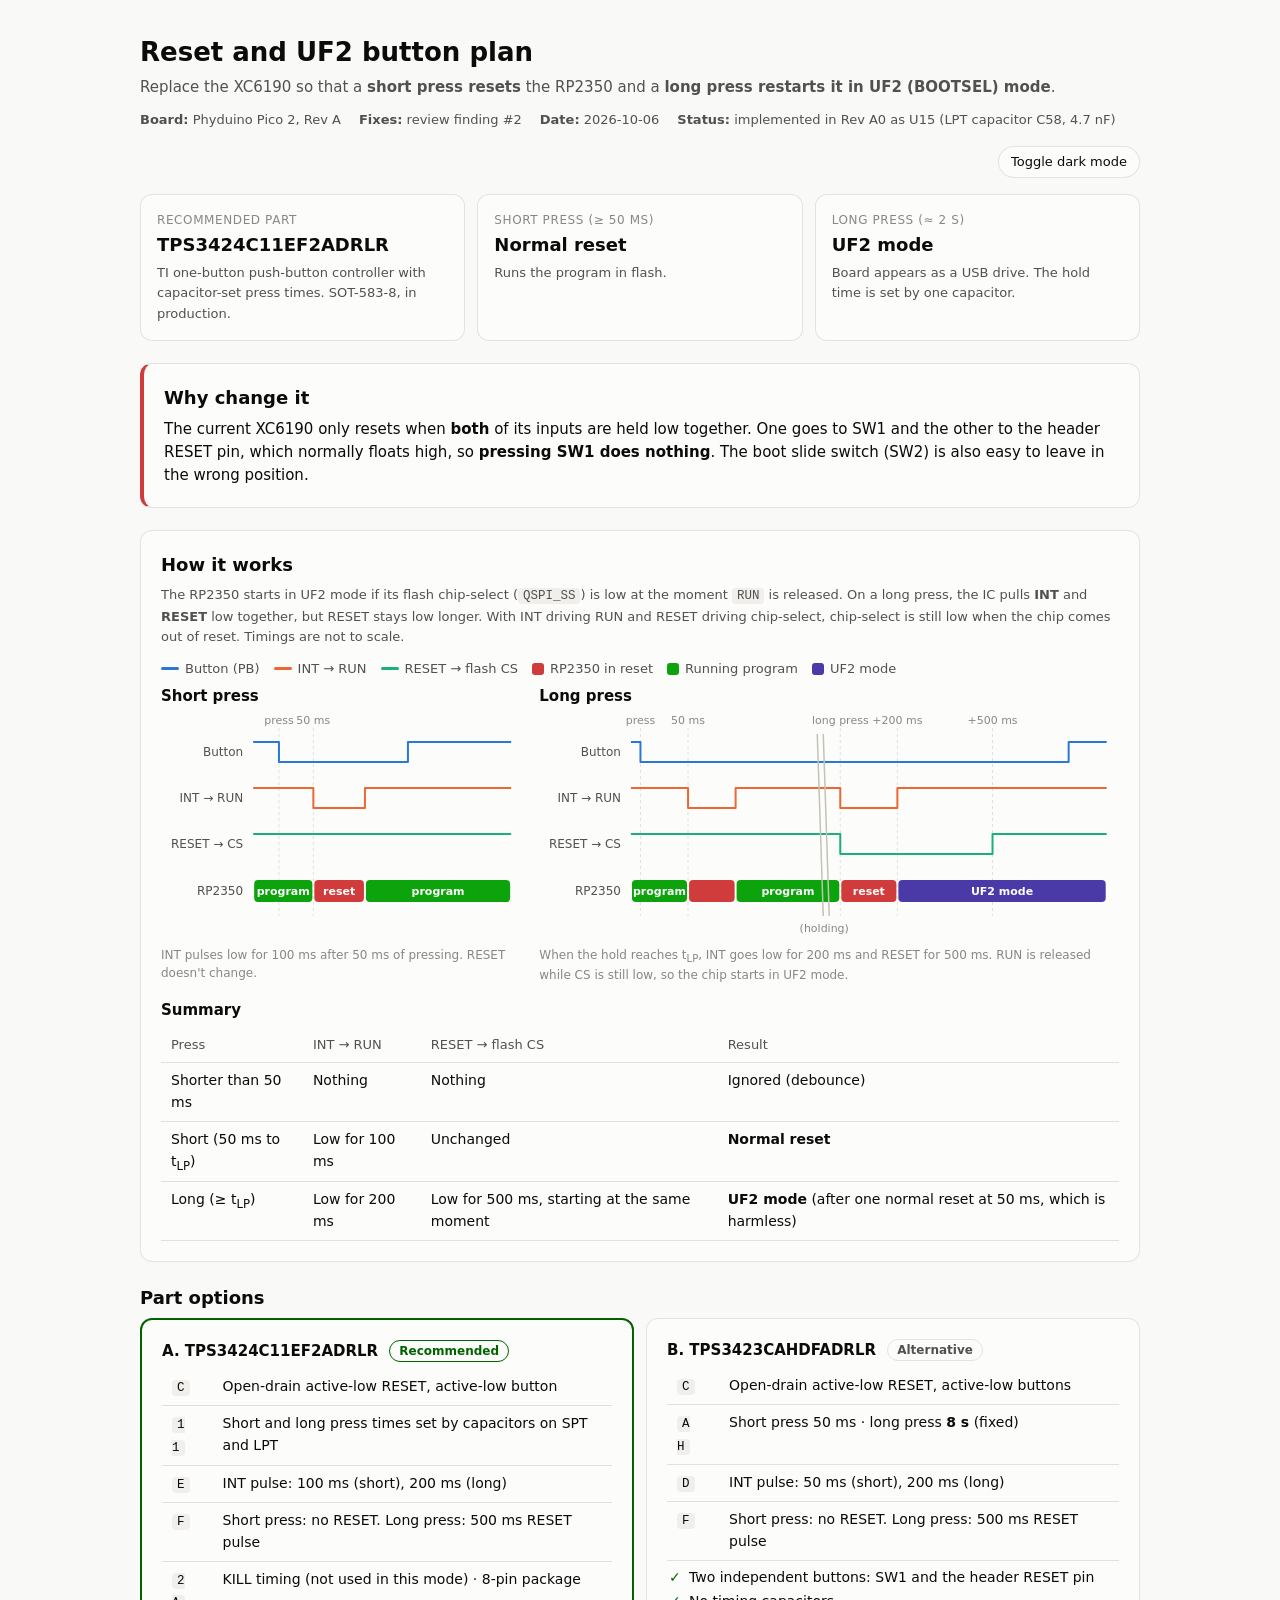
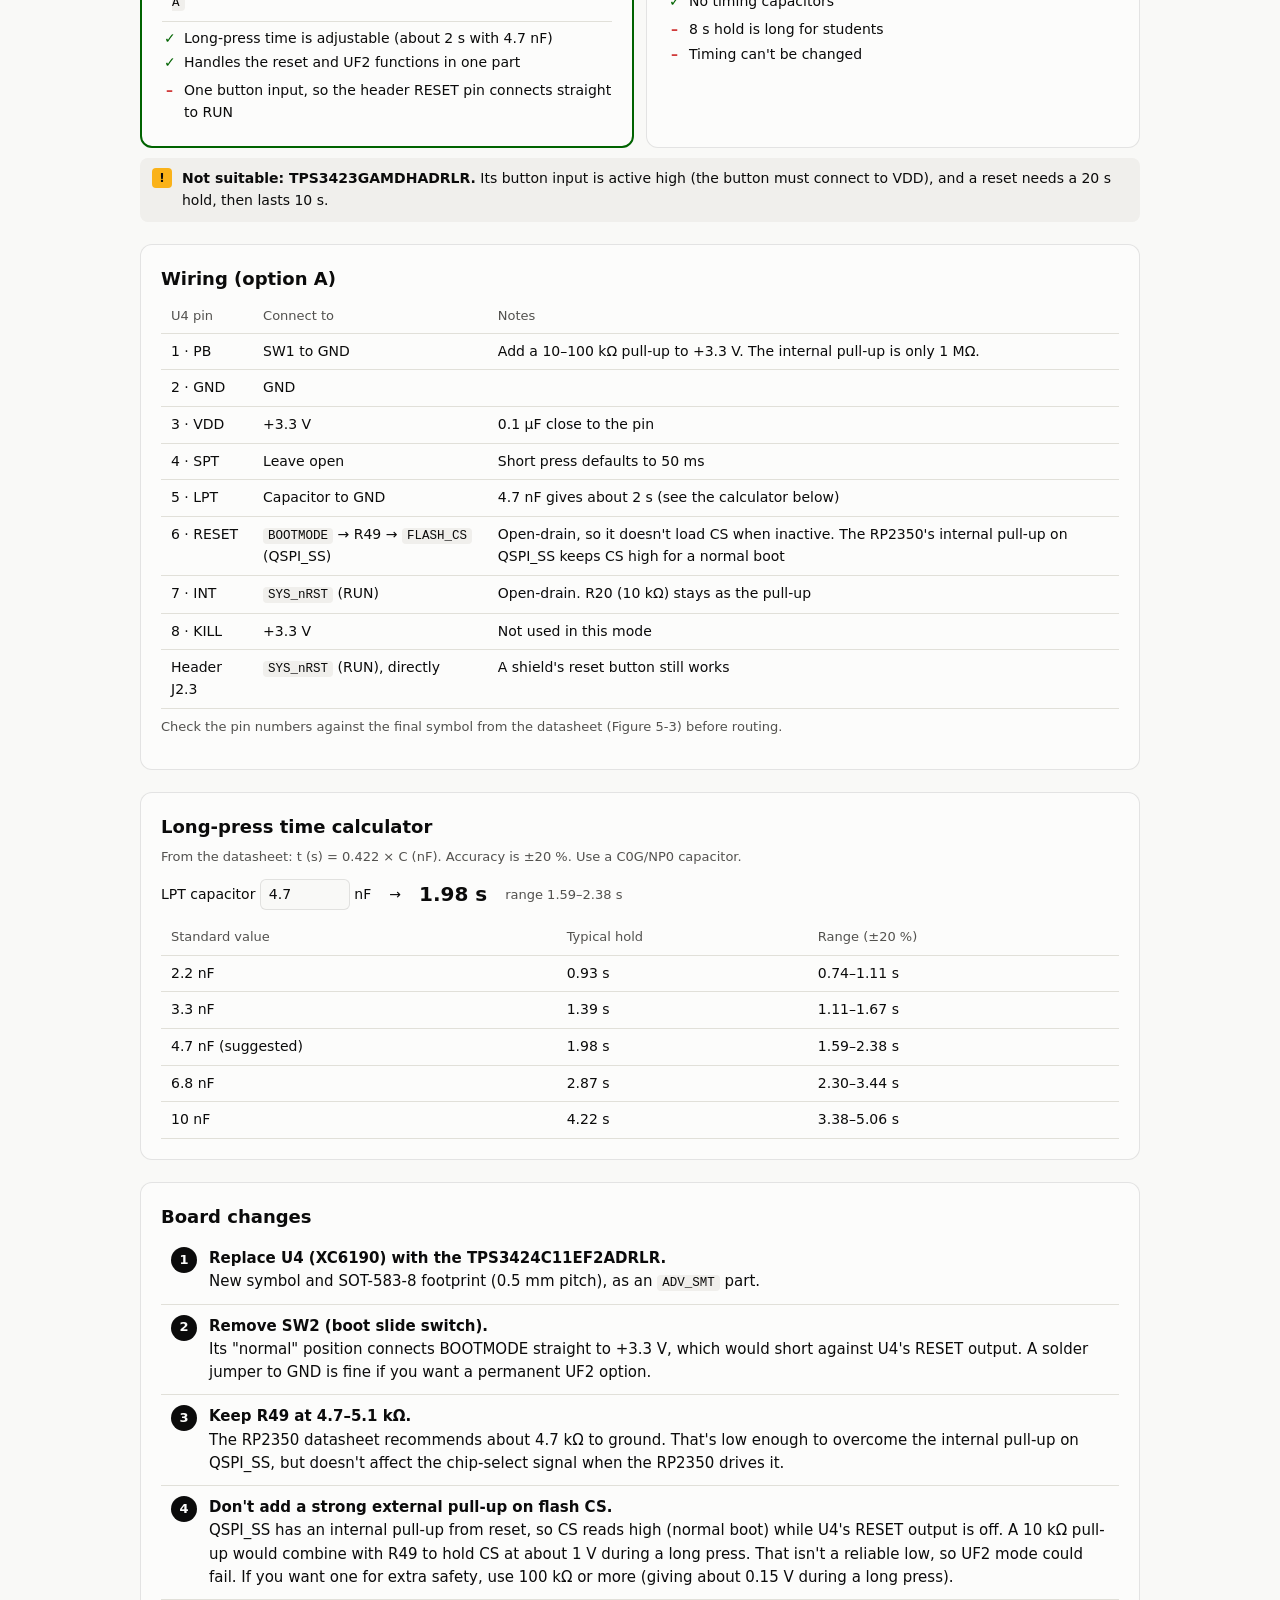
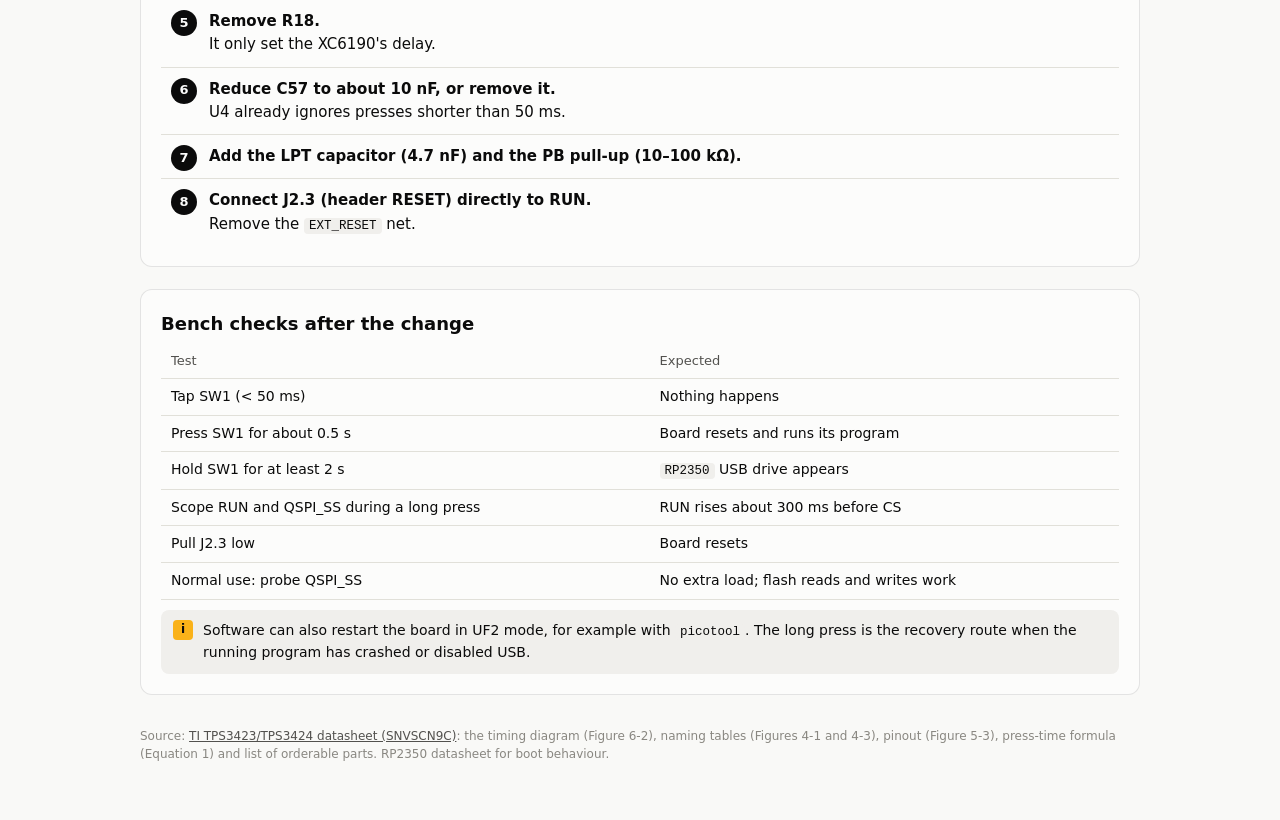
<file: docs/planning/UF2_boot_button_press.html>
<!DOCTYPE html>
<html lang="en-CA">
<head>
<meta charset="utf-8">
<meta name="viewport" content="width=device-width, initial-scale=1">
<title>Phyduino Pico 2 – Reset / UF2 Button Plan</title>
<style>
.viz-root {
  color-scheme: light;
  --page: #f9f9f7; --surface-1: #fcfcfb; --text-primary: #0b0b0b; --text-secondary: #52514e;
  --text-muted: #898781; --grid: #e1e0d9; --axis: #c3c2b7; --border: rgba(11,11,11,0.10);
  --ok-text: #006300; --code-bg: #f0efec;
  --s-pb: #2a78d6; --s-int: #eb6834; --s-rst: #1baf7a;
  --st-reset: #d03b3b; --st-run: #0ca30c; --st-uf2: #4a3aa7;
  --critical: #d03b3b; --warning: #fab219;
}
@media (prefers-color-scheme: dark) {
  :root:where(:not([data-theme="light"])) .viz-root {
    color-scheme: dark;
    --page: #0d0d0d; --surface-1: #1a1a19; --text-primary: #fff; --text-secondary: #c3c2b7;
    --grid: #2c2c2a; --axis: #383835; --border: rgba(255,255,255,0.10); --ok-text: #0ca30c; --code-bg: #2c2c2a;
    --s-pb: #3987e5; --s-int: #d95926; --s-rst: #199e70; --st-uf2: #9085e9;
  }
}
:root[data-theme="dark"] .viz-root {
  color-scheme: dark;
  --page: #0d0d0d; --surface-1: #1a1a19; --text-primary: #fff; --text-secondary: #c3c2b7;
  --grid: #2c2c2a; --axis: #383835; --border: rgba(255,255,255,0.10); --ok-text: #0ca30c; --code-bg: #2c2c2a;
  --s-pb: #3987e5; --s-int: #d95926; --s-rst: #199e70; --st-uf2: #9085e9;
}
* { box-sizing: border-box; }
body { margin: 0; }
.viz-root { background: var(--page); color: var(--text-primary); font: 15px/1.55 system-ui, -apple-system, "Segoe UI", sans-serif; min-height: 100vh; padding: 32px 20px 64px; }
.wrap { max-width: 1000px; margin: 0 auto; }
h1 { font-size: 26px; font-weight: 600; margin: 0 0 4px; }
h2 { font-size: 18px; font-weight: 600; margin: 0 0 6px; }
h3 { font-size: 15px; font-weight: 600; margin: 14px 0 6px; }
.sub { color: var(--text-secondary); margin: 0; }
.meta { display: flex; flex-wrap: wrap; gap: 4px 18px; font-size: 13px; color: var(--text-secondary); margin-top: 10px; }
.toolbar { display: flex; justify-content: flex-end; margin: 16px 0; }
.toolbar button { font: inherit; font-size: 13px; padding: 5px 12px; border-radius: 999px; cursor: pointer; border: 1px solid var(--border); background: var(--surface-1); color: var(--text-primary); }
section { margin-top: 22px; }
.card { background: var(--surface-1); border: 1px solid var(--border); border-radius: 12px; padding: 20px; }
.desc { font-size: 13px; color: var(--text-secondary); margin: 0 0 12px; }
.tldr { display: grid; grid-template-columns: repeat(3, 1fr); gap: 12px; }
.tldr .card { padding: 16px; }
.tldr .k { font-size: 12px; text-transform: uppercase; letter-spacing: .05em; color: var(--text-muted); }
.tldr .v { font-size: 18px; font-weight: 600; margin-top: 2px; }
.tldr .s { font-size: 13px; color: var(--text-secondary); margin-top: 4px; }
.why { border-left: 4px solid var(--critical); }
.legend { display: flex; flex-wrap: wrap; gap: 14px; font-size: 13px; color: var(--text-secondary); margin-bottom: 6px; }
.legend span { display: inline-flex; align-items: center; gap: 6px; }
.sw { width: 18px; height: 3px; border-radius: 2px; display: inline-block; }
.chip { width: 12px; height: 12px; border-radius: 3px; display: inline-block; }
.waves { display: grid; grid-template-columns: 1fr 1.6fr; gap: 16px; }
.wave-panel h3 { margin: 0 0 4px; }
.wave-panel .note { font-size: 12px; color: var(--text-muted); }
svg text { fill: var(--text-secondary); font-size: 12px; }
svg .muted { fill: var(--text-muted); font-size: 11px; }
svg .onchip { fill: #fff; font-size: 11px; font-weight: 600; }
table { border-collapse: collapse; width: 100%; font-size: 14px; }
th, td { text-align: left; padding: 7px 10px; border-bottom: 1px solid var(--grid); vertical-align: top; }
th { color: var(--text-secondary); font-weight: 500; font-size: 13px; }
code { font-family: ui-monospace, "Cascadia Mono", Consolas, monospace; font-size: 12.5px; background: var(--code-bg); padding: 1px 5px; border-radius: 4px; }
.opts { display: grid; grid-template-columns: 1fr 1fr; gap: 12px; }
.opt { position: relative; }
.opt.rec { border: 2px solid var(--ok-text); }
.badge { display: inline-block; font-size: 12px; font-weight: 600; padding: 1px 9px; border-radius: 999px; border: 1px solid var(--border); color: var(--text-secondary); margin-left: 6px; vertical-align: middle; }
.opt.rec .badge { color: var(--ok-text); border-color: var(--ok-text); }
.pros, .cons { list-style: none; padding: 0; margin: 6px 0 0; font-size: 14px; }
.pros li, .cons li { padding-left: 22px; position: relative; margin: 3px 0; }
.pros li::before { content: "✓"; position: absolute; left: 2px; color: var(--ok-text); font-weight: 700; }
.cons li::before { content: "–"; position: absolute; left: 4px; color: var(--critical); font-weight: 700; }
.steps { counter-reset: s; list-style: none; padding: 0; margin: 0; }
.steps li { counter-increment: s; position: relative; padding: 10px 12px 10px 48px; border-bottom: 1px solid var(--grid); }
.steps li:last-child { border-bottom: 0; }
.steps li::before { content: counter(s); position: absolute; left: 10px; top: 10px; width: 26px; height: 26px; border-radius: 50%; background: var(--text-primary); color: var(--surface-1); font-weight: 600; font-size: 13px; display: flex; align-items: center; justify-content: center; }
.steps b { display: block; }
.warn { display: flex; gap: 10px; align-items: flex-start; padding: 10px 12px; border-radius: 8px; background: var(--code-bg); font-size: 14px; margin-top: 10px; }
.warn .i { flex: none; width: 20px; height: 20px; border-radius: 4px; background: var(--warning); color: #0b0b0b; font-weight: 700; display: flex; align-items: center; justify-content: center; font-size: 12px; }
.calc { display: flex; flex-wrap: wrap; gap: 10px 18px; align-items: center; font-size: 14px; }
.calc input { width: 90px; font: inherit; padding: 4px 8px; border: 1px solid var(--border); border-radius: 6px; background: var(--page); color: var(--text-primary); }
.calc .out { font-size: 20px; font-weight: 600; font-variant-numeric: tabular-nums; }
footer { margin-top: 32px; font-size: 12px; color: var(--text-muted); }
footer a { color: var(--text-secondary); }
@media (max-width: 760px) { .tldr, .opts, .waves { grid-template-columns: 1fr; } }
@media print { .toolbar, .calc input { display: none; } .card { break-inside: avoid; } }
</style>
</head>
<body>
<div class="viz-root"><div class="wrap">

<header>
  <h1>Reset and UF2 button plan</h1>
  <p class="sub">Replace the XC6190 so that a <b>short press resets</b> the RP2350 and a <b>long press restarts it in UF2 (BOOTSEL) mode</b>.</p>
  <div class="meta"><span><b>Board:</b> Phyduino Pico 2, Rev A</span><span><b>Fixes:</b> review finding #2</span><span><b>Date:</b> 2026-10-06</span><span><b>Status:</b> implemented in Rev A0 as U15 (LPT capacitor C58, 4.7 nF)</span></div>
</header>

<div class="toolbar"><button id="theme">Toggle dark mode</button></div>

<div class="tldr">
  <div class="card"><div class="k">Recommended part</div><div class="v">TPS3424C11EF2ADRLR</div><div class="s">TI one-button push-button controller with capacitor-set press times. SOT-583-8, in production.</div></div>
  <div class="card"><div class="k">Short press (≥ 50 ms)</div><div class="v">Normal reset</div><div class="s">Runs the program in flash.</div></div>
  <div class="card"><div class="k">Long press (≈ 2 s)</div><div class="v">UF2 mode</div><div class="s">Board appears as a USB drive. The hold time is set by one capacitor.</div></div>
</div>

<section>
  <div class="card why">
    <h2>Why change it</h2>
    <p style="margin:0">The current XC6190 only resets when <b>both</b> of its inputs are held low together. One goes to SW1 and the other to the header RESET pin, which normally floats high, so <b>pressing SW1 does nothing</b>. The boot slide switch (SW2) is also easy to leave in the wrong position.</p>
  </div>
</section>

<section>
  <div class="card">
    <h2>How it works</h2>
    <p class="desc">The RP2350 starts in UF2 mode if its flash chip-select (<code>QSPI_SS</code>) is low at the moment <code>RUN</code> is released. On a long press, the IC pulls <b>INT</b> and <b>RESET</b> low together, but RESET stays low longer. With INT driving RUN and RESET driving chip-select, chip-select is still low when the chip comes out of reset. Timings are not to scale.</p>
    <div class="legend">
      <span><i class="sw" style="background:var(--s-pb)"></i>Button (PB)</span>
      <span><i class="sw" style="background:var(--s-int)"></i>INT → RUN</span>
      <span><i class="sw" style="background:var(--s-rst)"></i>RESET → flash CS</span>
      <span><i class="chip" style="background:var(--st-reset)"></i>RP2350 in reset</span>
      <span><i class="chip" style="background:var(--st-run)"></i>Running program</span>
      <span><i class="chip" style="background:var(--st-uf2)"></i>UF2 mode</span>
    </div>
    <div class="waves">
      <div class="wave-panel"><h3>Short press</h3><svg id="wShort" width="100%" height="250" role="img" aria-label="Timing diagram, short press"></svg>
        <div class="note">INT pulses low for 100 ms after 50 ms of pressing. RESET doesn't change.</div></div>
      <div class="wave-panel"><h3>Long press</h3><svg id="wLong" width="100%" height="250" role="img" aria-label="Timing diagram, long press"></svg>
        <div class="note">When the hold reaches t<sub>LP</sub>, INT goes low for 200 ms and RESET for 500 ms. RUN is released while CS is still low, so the chip starts in UF2 mode.</div></div>
    </div>
    <h3>Summary</h3>
    <table>
      <tr><th>Press</th><th>INT → RUN</th><th>RESET → flash CS</th><th>Result</th></tr>
      <tr><td>Shorter than 50 ms</td><td>Nothing</td><td>Nothing</td><td>Ignored (debounce)</td></tr>
      <tr><td>Short (50 ms to t<sub>LP</sub>)</td><td>Low for 100 ms</td><td>Unchanged</td><td><b>Normal reset</b></td></tr>
      <tr><td>Long (≥ t<sub>LP</sub>)</td><td>Low for 200 ms</td><td>Low for 500 ms, starting at the same moment</td><td><b>UF2 mode</b> (after one normal reset at 50 ms, which is harmless)</td></tr>
    </table>
  </div>
</section>

<section>
  <h2>Part options</h2>
  <div class="opts">
    <div class="card opt rec">
      <h3 style="margin-top:0">A. TPS3424C11EF2ADRLR <span class="badge">Recommended</span></h3>
      <table>
        <tr><td><code>C</code></td><td>Open-drain active-low RESET, active-low button</td></tr>
        <tr><td><code>1 1</code></td><td>Short and long press times set by capacitors on SPT and LPT</td></tr>
        <tr><td><code>E</code></td><td>INT pulse: 100 ms (short), 200 ms (long)</td></tr>
        <tr><td><code>F</code></td><td>Short press: no RESET. Long press: 500 ms RESET pulse</td></tr>
        <tr><td><code>2 A</code></td><td>KILL timing (not used in this mode) · 8-pin package</td></tr>
      </table>
      <ul class="pros"><li>Long-press time is adjustable (about 2 s with 4.7 nF)</li><li>Handles the reset and UF2 functions in one part</li></ul>
      <ul class="cons"><li>One button input, so the header RESET pin connects straight to RUN</li></ul>
    </div>
    <div class="card opt">
      <h3 style="margin-top:0">B. TPS3423CAHDFADRLR <span class="badge">Alternative</span></h3>
      <table>
        <tr><td><code>C</code></td><td>Open-drain active-low RESET, active-low buttons</td></tr>
        <tr><td><code>A H</code></td><td>Short press 50 ms · long press <b>8 s</b> (fixed)</td></tr>
        <tr><td><code>D</code></td><td>INT pulse: 50 ms (short), 200 ms (long)</td></tr>
        <tr><td><code>F</code></td><td>Short press: no RESET. Long press: 500 ms RESET pulse</td></tr>
      </table>
      <ul class="pros"><li>Two independent buttons: SW1 and the header RESET pin</li><li>No timing capacitors</li></ul>
      <ul class="cons"><li>8 s hold is long for students</li><li>Timing can't be changed</li></ul>
    </div>
  </div>
  <div class="warn"><span class="i">!</span><div><b>Not suitable: TPS3423GAMDHADRLR.</b> Its button input is active high (the button must connect to VDD), and a reset needs a 20 s hold, then lasts 10 s.</div></div>
</section>

<section>
  <div class="card">
    <h2>Wiring (option A)</h2>
    <table>
      <tr><th>U4 pin</th><th>Connect to</th><th>Notes</th></tr>
      <tr><td>1 · PB</td><td>SW1 to GND</td><td>Add a 10–100 kΩ pull-up to +3.3 V. The internal pull-up is only 1 MΩ.</td></tr>
      <tr><td>2 · GND</td><td>GND</td><td></td></tr>
      <tr><td>3 · VDD</td><td>+3.3 V</td><td>0.1 µF close to the pin</td></tr>
      <tr><td>4 · SPT</td><td>Leave open</td><td>Short press defaults to 50 ms</td></tr>
      <tr><td>5 · LPT</td><td>Capacitor to GND</td><td>4.7 nF gives about 2 s (see the calculator below)</td></tr>
      <tr><td>6 · RESET</td><td><code>BOOTMODE</code> → R49 → <code>FLASH_CS</code> (QSPI_SS)</td><td>Open-drain, so it doesn't load CS when inactive. The RP2350's internal pull-up on QSPI_SS keeps CS high for a normal boot</td></tr>
      <tr><td>7 · INT</td><td><code>SYS_nRST</code> (RUN)</td><td>Open-drain. R20 (10 kΩ) stays as the pull-up</td></tr>
      <tr><td>8 · KILL</td><td>+3.3 V</td><td>Not used in this mode</td></tr>
      <tr><td>Header J2.3</td><td><code>SYS_nRST</code> (RUN), directly</td><td>A shield's reset button still works</td></tr>
    </table>
    <p class="desc" style="margin-top:8px">Check the pin numbers against the final symbol from the datasheet (Figure 5-3) before routing.</p>
  </div>
</section>

<section>
  <div class="card">
    <h2>Long-press time calculator</h2>
    <p class="desc">From the datasheet: t (s) = 0.422 × C (nF). Accuracy is ±20 %. Use a C0G/NP0 capacitor.</p>
    <div class="calc">
      <label>LPT capacitor <input id="cap" type="number" min="0.15" step="0.1" value="4.7"> nF</label>
      <span>→</span>
      <span class="out" id="tout"></span>
      <span class="desc" id="trange" style="margin:0"></span>
    </div>
    <table style="margin-top:10px">
      <tr><th>Standard value</th><th>Typical hold</th><th>Range (±20 %)</th></tr>
      <tbody id="ctable"></tbody>
    </table>
  </div>
</section>

<section>
  <div class="card">
    <h2>Board changes</h2>
    <ol class="steps">
      <li><b>Replace U4 (XC6190) with the TPS3424C11EF2ADRLR.</b>New symbol and SOT-583-8 footprint (0.5 mm pitch), as an <code>ADV_SMT</code> part.</li>
      <li><b>Remove SW2 (boot slide switch).</b>Its "normal" position connects BOOTMODE straight to +3.3 V, which would short against U4's RESET output. A solder jumper to GND is fine if you want a permanent UF2 option.</li>
      <li><b>Keep R49 at 4.7–5.1 kΩ.</b>The RP2350 datasheet recommends about 4.7 kΩ to ground. That's low enough to overcome the internal pull-up on QSPI_SS, but doesn't affect the chip-select signal when the RP2350 drives it.</li>
      <li><b>Don't add a strong external pull-up on flash CS.</b>QSPI_SS has an internal pull-up from reset, so CS reads high (normal boot) while U4's RESET output is off. A 10 kΩ pull-up would combine with R49 to hold CS at about 1 V during a long press. That isn't a reliable low, so UF2 mode could fail. If you want one for extra safety, use 100 kΩ or more (giving about 0.15 V during a long press).</li>
      <li><b>Remove R18.</b>It only set the XC6190's delay.</li>
      <li><b>Reduce C57 to about 10 nF, or remove it.</b>U4 already ignores presses shorter than 50 ms.</li>
      <li><b>Add the LPT capacitor (4.7 nF) and the PB pull-up (10–100 kΩ).</b></li>
      <li><b>Connect J2.3 (header RESET) directly to RUN.</b>Remove the <code>EXT_RESET</code> net.</li>
    </ol>
  </div>
</section>

<section>
  <div class="card">
    <h2>Bench checks after the change</h2>
    <table>
      <tr><th>Test</th><th>Expected</th></tr>
      <tr><td>Tap SW1 (&lt; 50 ms)</td><td>Nothing happens</td></tr>
      <tr><td>Press SW1 for about 0.5 s</td><td>Board resets and runs its program</td></tr>
      <tr><td>Hold SW1 for at least 2 s</td><td><code>RP2350</code> USB drive appears</td></tr>
      <tr><td>Scope RUN and QSPI_SS during a long press</td><td>RUN rises about 300 ms before CS</td></tr>
      <tr><td>Pull J2.3 low</td><td>Board resets</td></tr>
      <tr><td>Normal use: probe QSPI_SS</td><td>No extra load; flash reads and writes work</td></tr>
    </table>
    <div class="warn"><span class="i">i</span><div>Software can also restart the board in UF2 mode, for example with <code>picotool</code>. The long press is the recovery route when the running program has crashed or disabled USB.</div></div>
  </div>
</section>

<footer>
  Source: <a href="https://www.ti.com/lit/ds/symlink/tps3423.pdf">TI TPS3423/TPS3424 datasheet (SNVSCN9C)</a>: the timing diagram (Figure 6-2), naming tables (Figures 4-1 and 4-3), pinout (Figure 5-3), press-time formula (Equation 1) and list of orderable parts. RP2350 datasheet for boot behaviour.
</footer>

</div></div>

<script>
const NS = "http://www.w3.org/2000/svg";
const el = (t, a, txt) => { const e = document.createElementNS(NS, t); for (const k in a) e.setAttribute(k, a[k]); if (txt != null) e.textContent = txt; return e; };
const css = v => getComputedStyle(document.querySelector(".viz-root")).getPropertyValue(v).trim();

// Each wave: list of [x, level] breakpoints in abstract time units (1 = high, 0 = low).
const DIAGRAMS = {
  wShort: { span: 6, breaks: [],
    rows: [
      { name: "Button", c: "--s-pb", pts: [[0,1],[0.6,0],[3.6,1]] },
      { name: "INT → RUN", c: "--s-int", pts: [[0,1],[1.4,0],[2.6,1]] },
      { name: "RESET → CS", c: "--s-rst", pts: [[0,1]] },
    ],
    state: [[0,1.4,"--st-run","program"],[1.4,2.6,"--st-reset","reset"],[2.6,6,"--st-run","program"]],
    marks: [[0.6,"press"],[1.4,"50 ms"]] },
  wLong: { span: 10, breaks: [4.0],
    rows: [
      { name: "Button", c: "--s-pb", pts: [[0,1],[0.2,0],[9.2,1]] },
      { name: "INT → RUN", c: "--s-int", pts: [[0,1],[1.2,0],[2.2,1],[4.4,0],[5.6,1]] },
      { name: "RESET → CS", c: "--s-rst", pts: [[0,1],[4.4,0],[7.6,1]] },
    ],
    state: [[0,1.2,"--st-run","program"],[1.2,2.2,"--st-reset","reset"],[2.2,4.4,"--st-run","program"],[4.4,5.6,"--st-reset","reset"],[5.6,10,"--st-uf2","UF2 mode"]],
    marks: [[0.2,"press"],[1.2,"50 ms"],[4.4,"long press"],[5.6,"+200 ms"],[7.6,"+500 ms"]] },
};

function drawWave(id) {
  const d = DIAGRAMS[id], svg = document.getElementById(id);
  while (svg.firstChild) svg.removeChild(svg.firstChild);
  const W = svg.clientWidth || 400, L = 92, R = 12, top = 22, rowH = 46, amp = 20;
  const x = t => L + (W - L - R) * t / d.span;
  const H = top + rowH * (d.rows.length + 1) + 20;
  svg.setAttribute("height", H); svg.setAttribute("viewBox", `0 0 ${W} ${H}`);
  // event guides
  d.marks.forEach(([t, lab]) => {
    svg.appendChild(el("line", { x1: x(t), x2: x(t), y1: top - 6, y2: H - 22, stroke: css("--grid"), "stroke-width": 1, "stroke-dasharray": "3 3" }));
    svg.appendChild(el("text", { x: x(t), y: top - 10, "text-anchor": "middle", class: "muted" }, lab));
  });
  d.rows.forEach((r, i) => {
    const yHi = top + i * rowH + 8, yLo = yHi + amp;
    svg.appendChild(el("text", { x: L - 10, y: yHi + amp / 2 + 4, "text-anchor": "end" }, r.name));
    let path = "", prev = null;
    const pts = [...r.pts, [d.span, null]];
    pts.forEach(([t, lv], j) => {
      if (j === 0) { path = `M${x(t)},${lv ? yHi : yLo}`; prev = lv; return; }
      const y = prev ? yHi : yLo;
      path += ` H${x(t)}`;
      if (lv !== null && lv !== prev) { path += ` V${lv ? yHi : yLo}`; prev = lv; }
    });
    svg.appendChild(el("path", { d: path, fill: "none", stroke: css(r.c), "stroke-width": 2, "stroke-linejoin": "round" }));
  });
  // RP2350 state band
  const yS = top + d.rows.length * rowH + 8;
  svg.appendChild(el("text", { x: L - 10, y: yS + 15, "text-anchor": "end" }, "RP2350"));
  d.state.forEach(([a, b, c, lab]) => {
    const x0 = x(a) + 1, w = Math.max(1, x(b) - x(a) - 2);
    svg.appendChild(el("rect", { x: x0, y: yS, width: w, height: 22, rx: 4, fill: css(c) }));
    if (w > 46) svg.appendChild(el("text", { x: x0 + w / 2, y: yS + 15, "text-anchor": "middle", class: "onchip" }, lab));
  });
  // time-axis breaks
  d.breaks.forEach(t => {
    const g = el("g", {});
    [0, 6].forEach(o => g.appendChild(el("line", { x1: x(t) - 4 + o, y1: top, x2: x(t) + 2 + o, y2: H - 22, stroke: css("--axis"), "stroke-width": 1.5 })));
    svg.appendChild(g);
    svg.appendChild(el("text", { x: x(t) + 3, y: H - 6, "text-anchor": "middle", class: "muted" }, "(holding)"));
  });
}
const drawAll = () => Object.keys(DIAGRAMS).forEach(drawWave);
drawAll(); new ResizeObserver(drawAll).observe(document.querySelector(".waves"));

// Calculator
const K = 0.422;
function calc() {
  const c = parseFloat(document.getElementById("cap").value) || 0, t = K * c;
  document.getElementById("tout").textContent = `${t.toFixed(2)} s`;
  document.getElementById("trange").textContent = `range ${(t * 0.8).toFixed(2)}–${(t * 1.2).toFixed(2)} s` + (t < 0.05 ? " · below 50 ms, so the 50 ms default applies" : "");
}
document.getElementById("cap").addEventListener("input", calc); calc();
document.getElementById("ctable").innerHTML = [2.2, 3.3, 4.7, 6.8, 10].map(c =>
  `<tr><td>${c} nF${c === 4.7 ? " (suggested)" : ""}</td><td>${(K * c).toFixed(2)} s</td><td>${(K * c * 0.8).toFixed(2)}–${(K * c * 1.2).toFixed(2)} s</td></tr>`).join("");

// Theme
document.getElementById("theme").addEventListener("click", () => {
  const r = document.documentElement;
  const dark = r.dataset.theme ? r.dataset.theme === "dark" : matchMedia("(prefers-color-scheme: dark)").matches;
  r.dataset.theme = dark ? "light" : "dark"; drawAll();
});
</script>
</body>
</html>
</file>
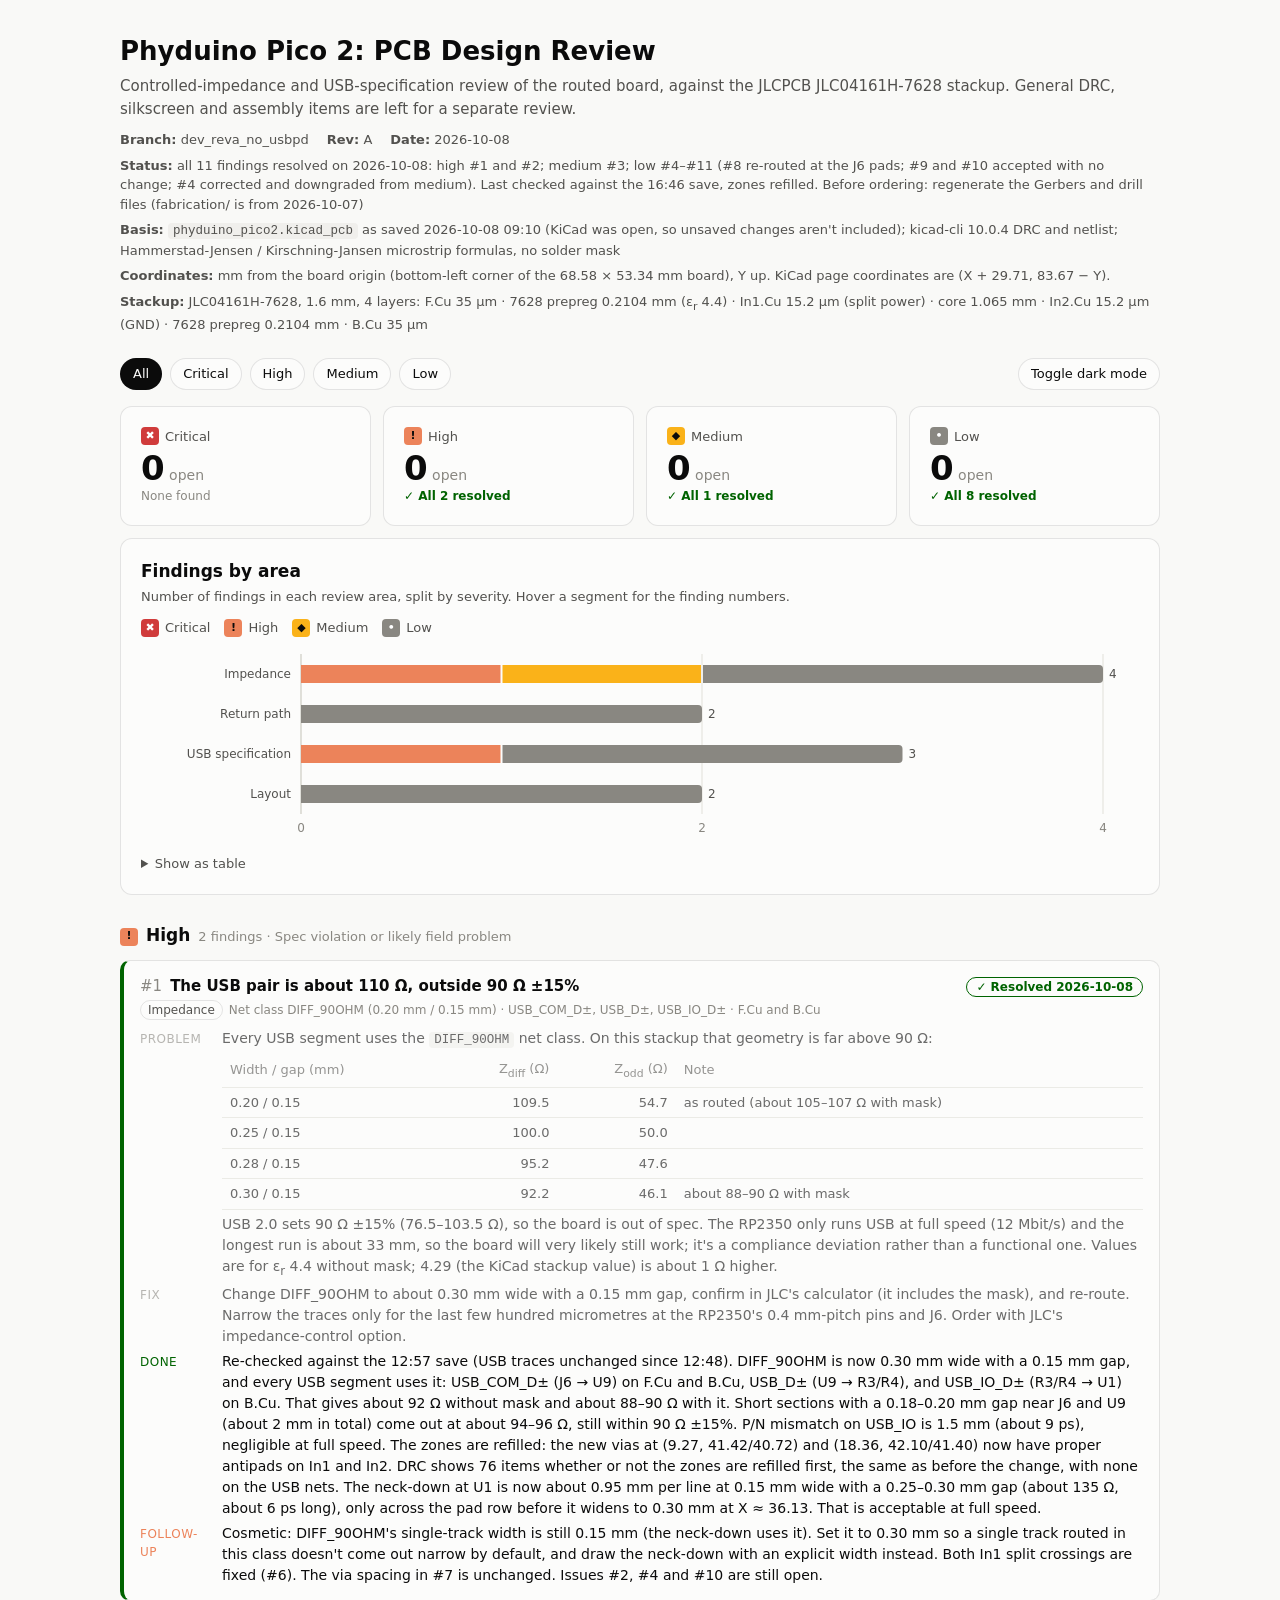
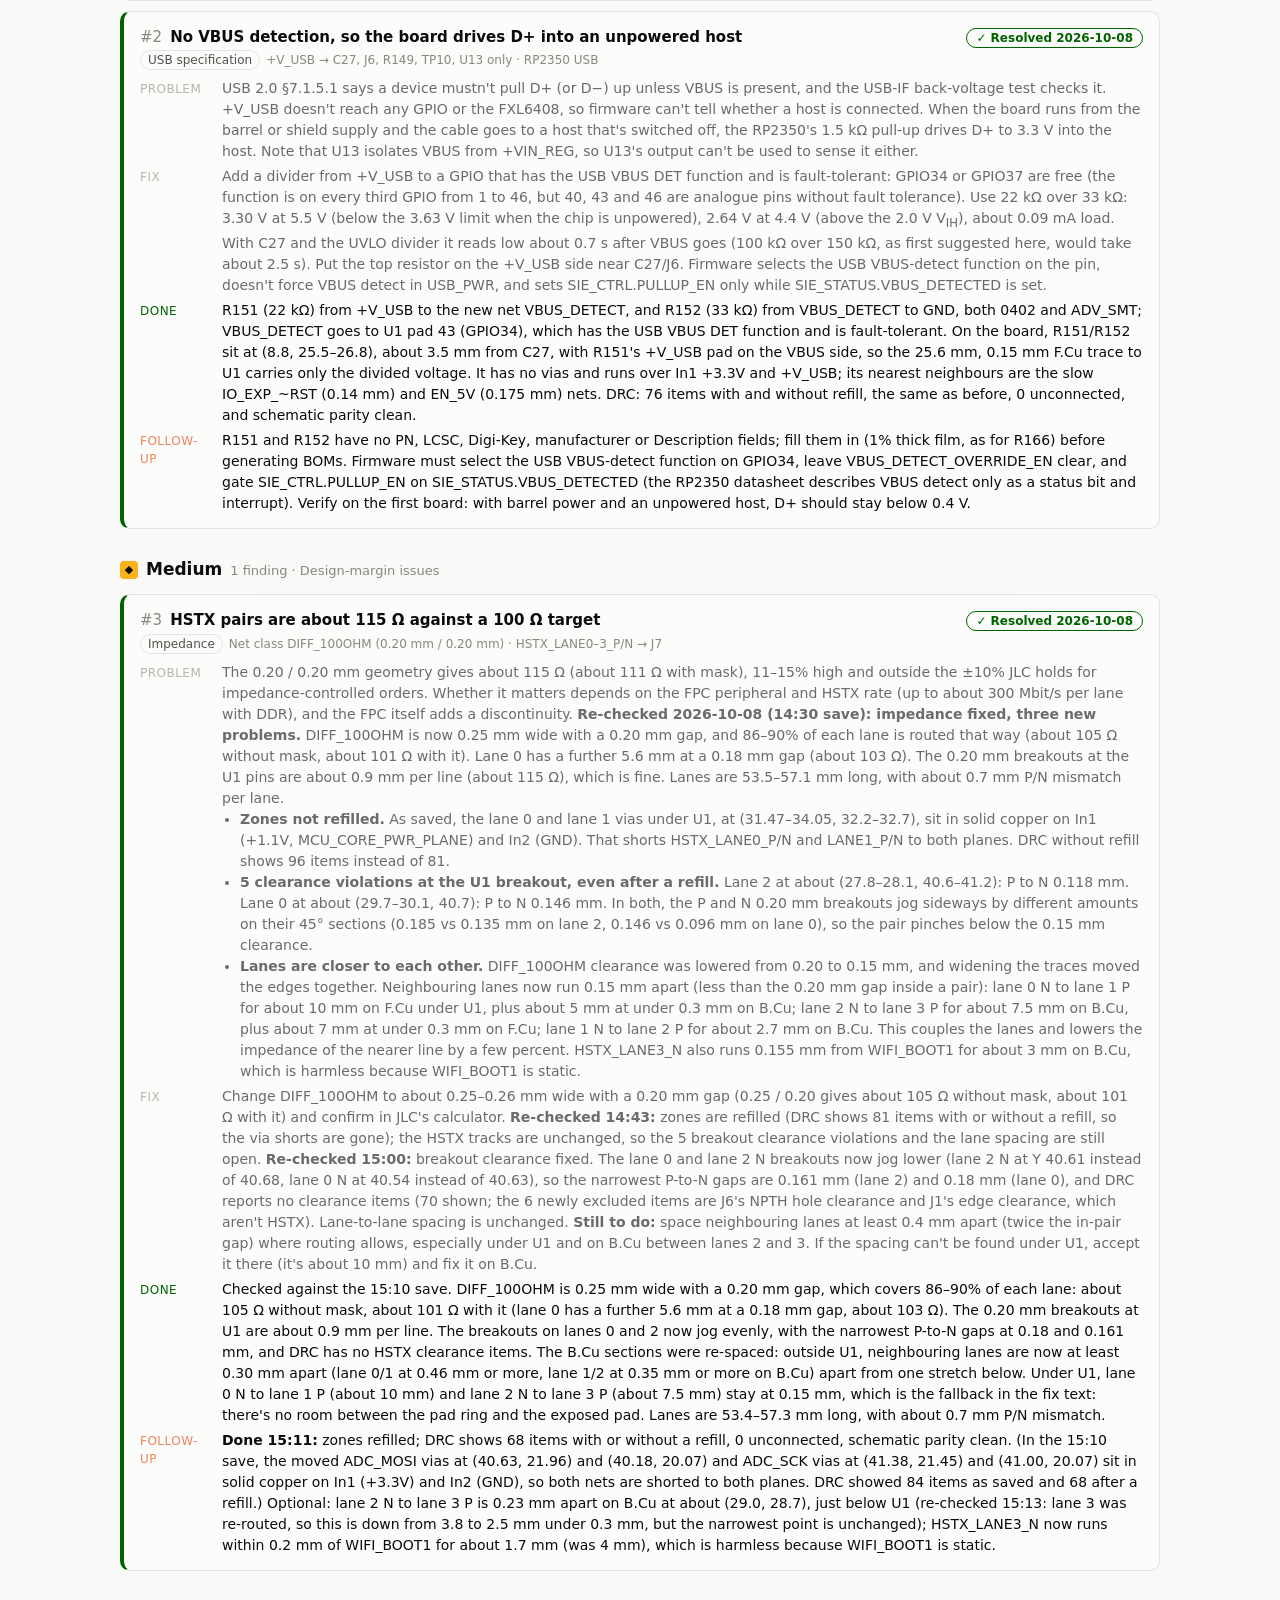
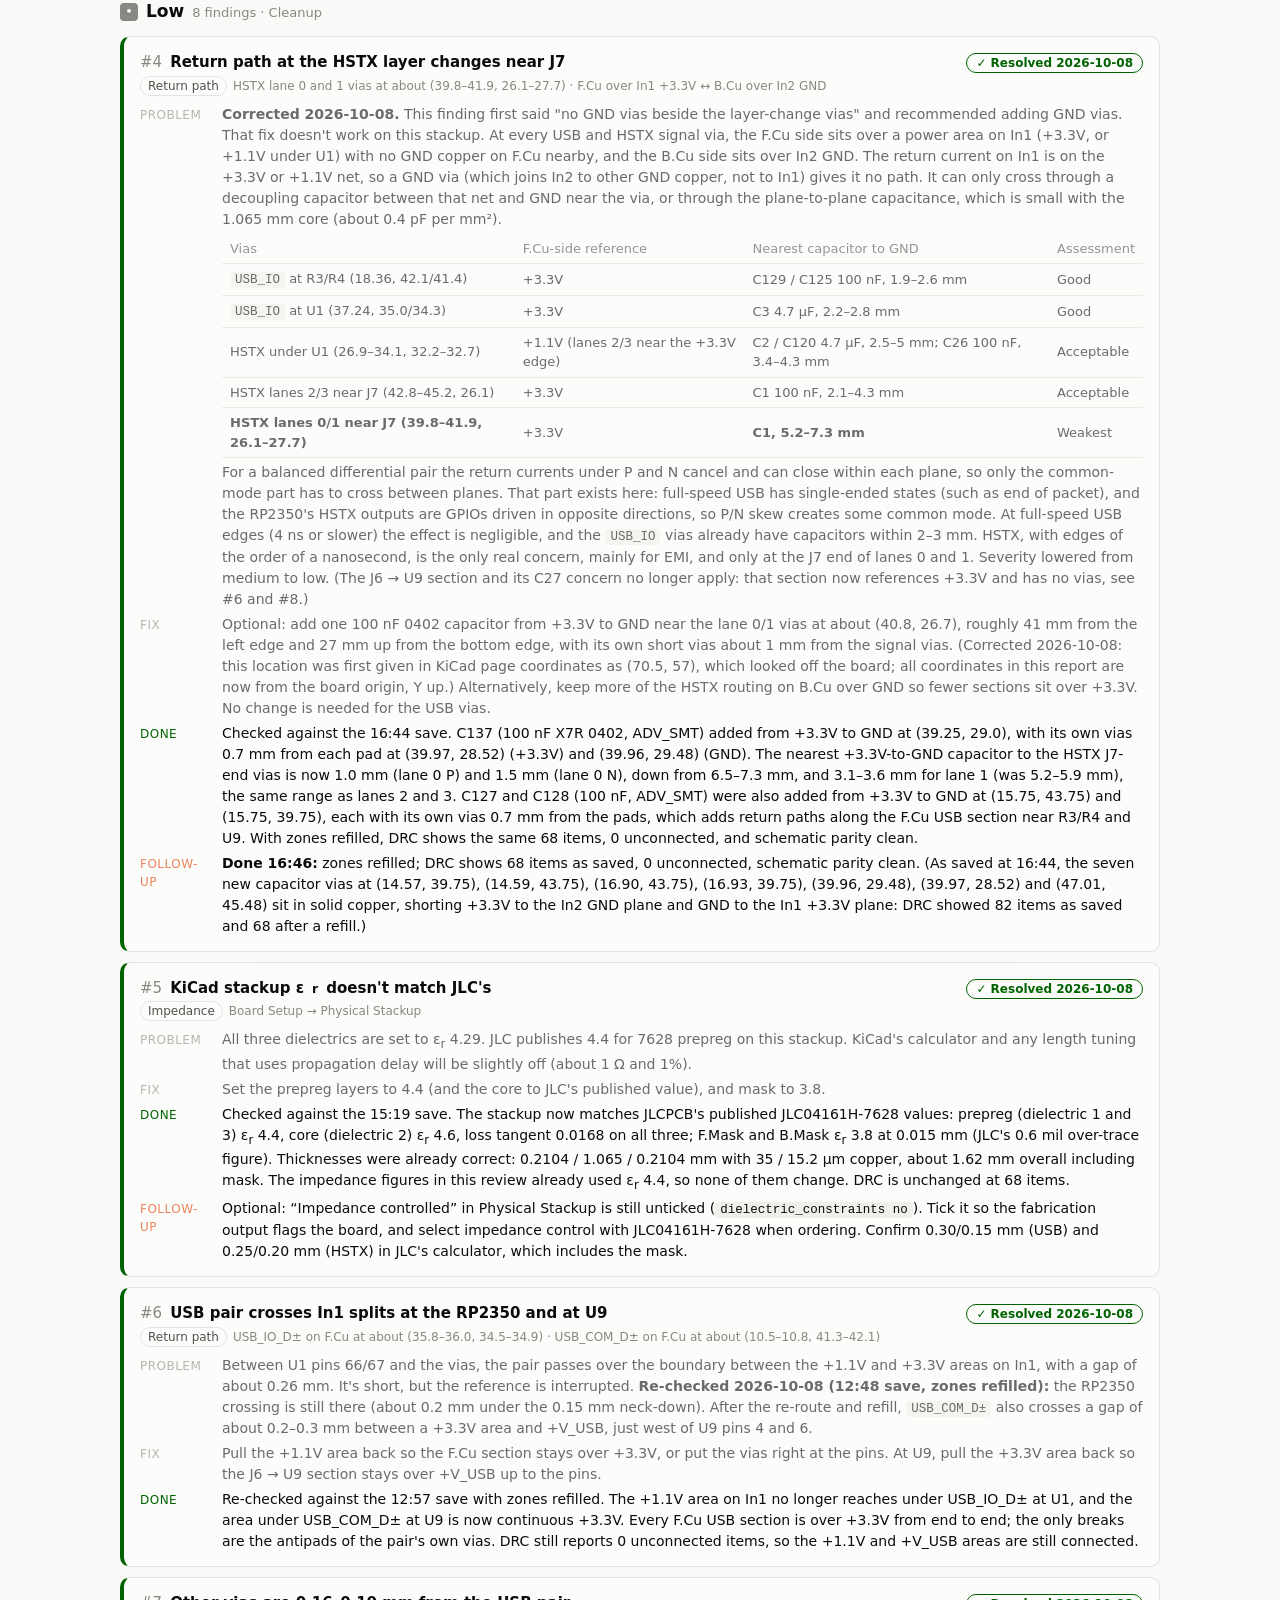
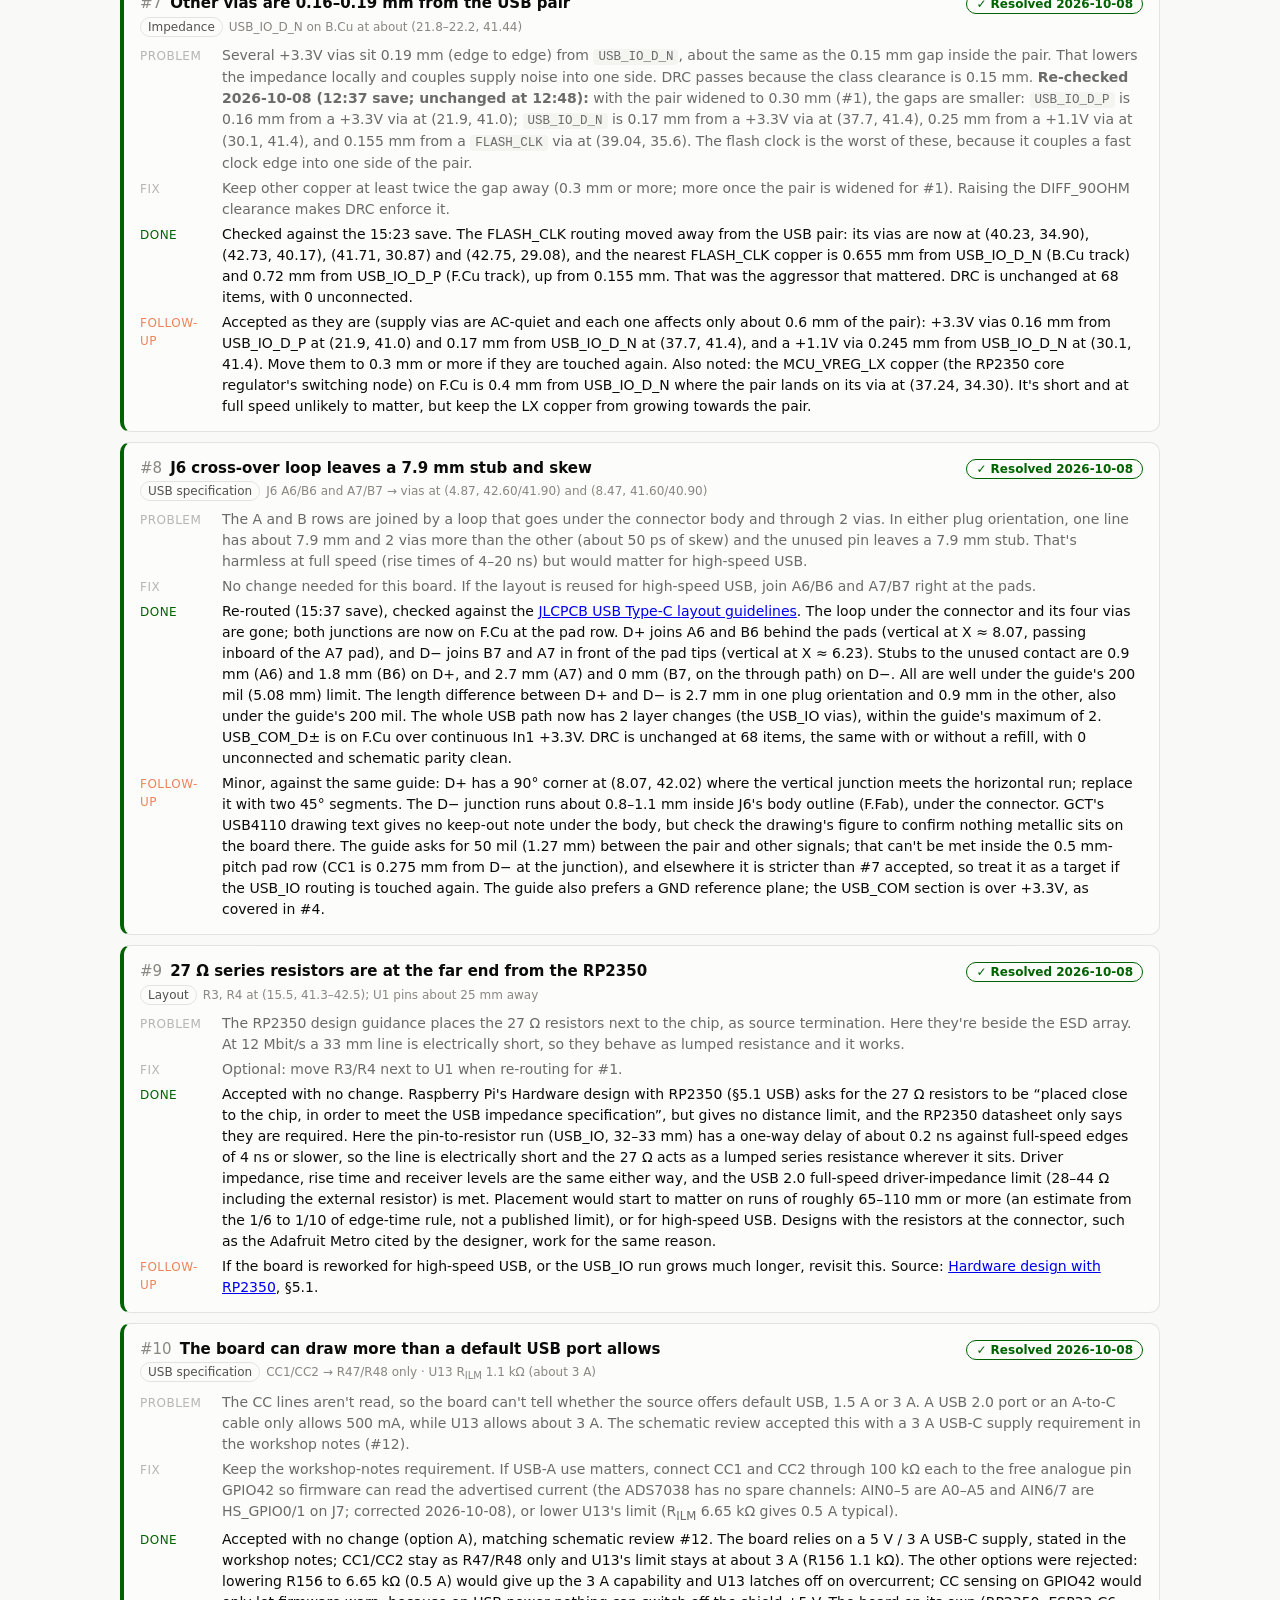
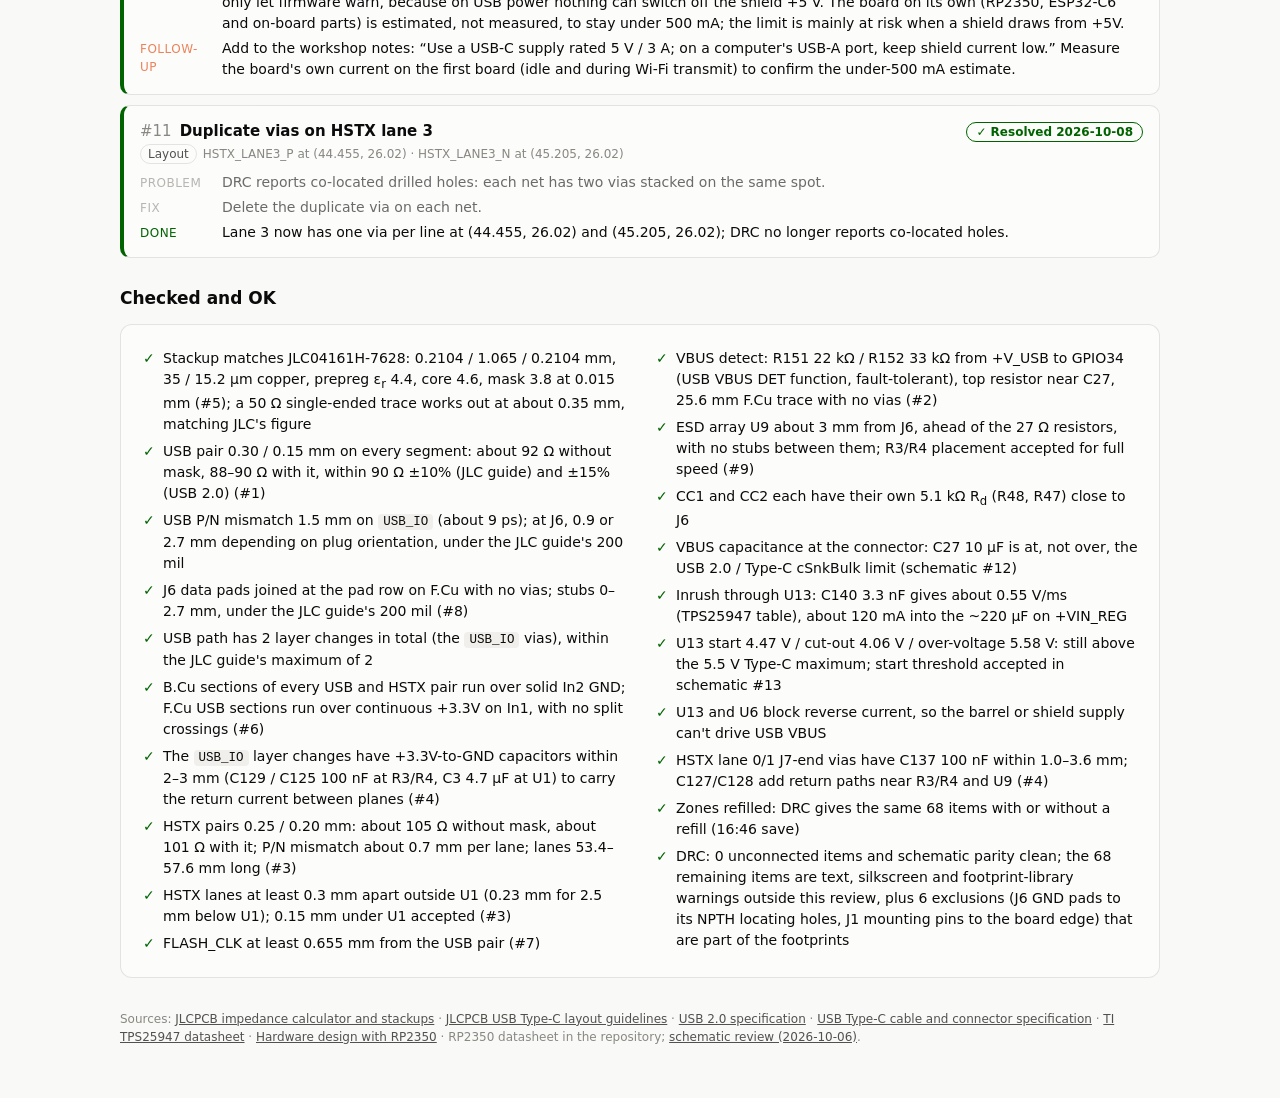
<file: docs/reviews/pcb_review_2026-10-08.html>
<!DOCTYPE html>
<html lang="en-CA">
<head>
<meta charset="utf-8">
<meta name="viewport" content="width=device-width, initial-scale=1">
<title>Phyduino Pico 2 – PCB Design Review (Rev A, no USB-PD)</title>
<style>
.viz-root {
  color-scheme: light;
  --page:           #f9f9f7;
  --surface-1:      #fcfcfb;
  --text-primary:   #0b0b0b;
  --text-secondary: #52514e;
  --text-muted:     #898781;
  --grid:           #e1e0d9;
  --axis:           #c3c2b7;
  --border:         rgba(11,11,11,0.10);
  --ok-text:        #006300;
  --sev-critical:   #d03b3b;
  --sev-high:       #ec835a;
  --sev-medium:     #fab219;
  --sev-low:        #898781;
  --code-bg:        #f0efec;
}
@media (prefers-color-scheme: dark) {
  :root:where(:not([data-theme="light"])) .viz-root {
    color-scheme: dark;
    --page: #0d0d0d; --surface-1: #1a1a19; --text-primary: #ffffff; --text-secondary: #c3c2b7;
    --grid: #2c2c2a; --axis: #383835; --border: rgba(255,255,255,0.10); --ok-text: #0ca30c; --code-bg: #2c2c2a;
  }
}
:root[data-theme="dark"] .viz-root {
  color-scheme: dark;
  --page: #0d0d0d; --surface-1: #1a1a19; --text-primary: #ffffff; --text-secondary: #c3c2b7;
  --grid: #2c2c2a; --axis: #383835; --border: rgba(255,255,255,0.10); --ok-text: #0ca30c; --code-bg: #2c2c2a;
}

* { box-sizing: border-box; }
body { margin: 0; }
.viz-root {
  background: var(--page); color: var(--text-primary);
  font: 15px/1.5 system-ui, -apple-system, "Segoe UI", sans-serif;
  min-height: 100vh; padding: 32px 20px 64px;
}
.wrap { max-width: 1040px; margin: 0 auto; }
header h1 { font-size: 26px; font-weight: 600; margin: 0 0 4px; }
header p { margin: 0; color: var(--text-secondary); }
.meta { display: flex; flex-wrap: wrap; gap: 6px 18px; margin-top: 10px; font-size: 13px; color: var(--text-secondary); }
.toolbar { display: flex; flex-wrap: wrap; gap: 8px; align-items: center; margin: 24px 0 16px; }
.toolbar button {
  font: inherit; font-size: 13px; padding: 5px 12px; border-radius: 999px; cursor: pointer;
  border: 1px solid var(--border); background: var(--surface-1); color: var(--text-primary);
}
.toolbar button[aria-pressed="true"] { background: var(--text-primary); color: var(--surface-1); }
.toolbar .spacer { flex: 1; }

.card { background: var(--surface-1); border: 1px solid var(--border); border-radius: 12px; padding: 20px; }
.tiles { display: grid; grid-template-columns: repeat(4, 1fr); gap: 12px; }
.tile .label { font-size: 13px; color: var(--text-secondary); display: flex; align-items: center; gap: 6px; }
.tile .value { font-size: 34px; font-weight: 600; line-height: 1.1; margin-top: 4px; }
.tile .sub { font-size: 12px; color: var(--text-muted); }

.sev-icon { display: inline-flex; width: 18px; height: 18px; border-radius: 4px; align-items: center; justify-content: center;
  font-size: 11px; font-weight: 700; color: #fff; flex: none; }
.sev-critical { background: var(--sev-critical); }
.sev-high { background: var(--sev-high); color: #0b0b0b; }
.sev-medium { background: var(--sev-medium); color: #0b0b0b; }
.sev-low { background: var(--sev-low); }

.chart-card { margin-top: 12px; }
.chart-card h2, section h2 { font-size: 17px; font-weight: 600; margin: 0 0 2px; }
.chart-card .desc { font-size: 13px; color: var(--text-secondary); margin: 0 0 12px; }
.legend { display: flex; flex-wrap: wrap; gap: 14px; font-size: 13px; color: var(--text-secondary); margin-bottom: 8px; }
.legend span { display: inline-flex; align-items: center; gap: 6px; }
.chart-wrap { position: relative; }
svg text { fill: var(--text-secondary); font-size: 12px; }
svg .tick { fill: var(--text-muted); font-variant-numeric: tabular-nums; }
.tooltip {
  position: absolute; pointer-events: none; background: var(--surface-1); border: 1px solid var(--border);
  border-radius: 8px; padding: 8px 10px; font-size: 12px; box-shadow: 0 4px 16px rgba(0,0,0,.12);
  opacity: 0; transition: opacity .1s; min-width: 160px; color: var(--text-primary);
}
.tooltip .t { font-weight: 600; margin-bottom: 2px; }
.tooltip .r { display: flex; align-items: center; gap: 6px; color: var(--text-secondary); }
details.table-view { margin-top: 10px; font-size: 13px; }
details.table-view summary { cursor: pointer; color: var(--text-secondary); }
table { border-collapse: collapse; width: 100%; margin-top: 8px; font-variant-numeric: tabular-nums; }
th, td { text-align: left; padding: 5px 8px; border-bottom: 1px solid var(--grid); }
th { color: var(--text-secondary); font-weight: 500; }
td.n, th.n { text-align: right; }

section { margin-top: 28px; }
section > .head { display: flex; align-items: center; gap: 8px; margin-bottom: 10px; }
section > .head .count { color: var(--text-muted); font-size: 13px; }
.finding { background: var(--surface-1); border: 1px solid var(--border); border-left: 4px solid var(--sev-low);
  border-radius: 10px; padding: 14px 16px; margin-bottom: 10px; }
.finding.critical { border-left-color: var(--sev-critical); }
.finding.high { border-left-color: var(--sev-high); }
.finding.medium { border-left-color: var(--sev-medium); }
.finding h3 { font-size: 15px; font-weight: 600; margin: 0; display: flex; gap: 8px; align-items: baseline; }
.finding.resolved { border-left-color: var(--ok-text); }
.finding.resolved .grid > div:nth-child(-n+4) { opacity: .6; }
.res-badge { margin-left: auto; font-size: 12px; font-weight: 600; color: var(--ok-text); border: 1px solid var(--ok-text); border-radius: 999px; padding: 0 9px; white-space: nowrap; }
.finding .grid .k.res { color: var(--ok-text); }
.finding .grid .k.fol { color: var(--sev-high); }
.tile .value .of { font-size: 14px; font-weight: 500; color: var(--text-muted); }
.tile .sub .done { color: var(--ok-text); font-weight: 600; }
.finding h3 .num { color: var(--text-muted); font-weight: 500; font-variant-numeric: tabular-nums; }
.finding .where { font-size: 12px; color: var(--text-muted); margin: 2px 0 8px; }
.finding .where .sheet { display: inline-block; padding: 0 7px; border-radius: 999px; border: 1px solid var(--border); margin-right: 6px; color: var(--text-secondary); }
.finding .grid { display: grid; grid-template-columns: 70px 1fr; gap: 4px 12px; font-size: 14px; }
.finding .grid .k { color: var(--text-muted); font-size: 12px; text-transform: uppercase; letter-spacing: .04em; padding-top: 2px; }
.finding ul { margin: 0; padding-left: 18px; }
.finding table { font-size: 13px; margin: 4px 0; }
code { font-family: ui-monospace, "Cascadia Mono", Consolas, monospace; font-size: 12.5px; background: var(--code-bg); padding: 1px 5px; border-radius: 4px; }
.hidden { display: none; }

.ok-list { columns: 2; column-gap: 28px; padding-left: 0; list-style: none; margin: 0; font-size: 14px; }
.ok-list li { break-inside: avoid; padding: 3px 0 3px 22px; position: relative; }
.ok-list li::before { content: "✓"; position: absolute; left: 2px; color: var(--ok-text); font-weight: 700; }
footer { margin-top: 32px; font-size: 12px; color: var(--text-muted); }
footer a { color: var(--text-secondary); }
@media (max-width: 720px) { .tiles { grid-template-columns: repeat(2, 1fr); } .ok-list { columns: 1; } }
@media print { .toolbar { display: none; } .finding, .card { break-inside: avoid; } }
</style>
</head>
<body>
<div class="viz-root">
<div class="wrap">

<header>
  <h1>Phyduino Pico 2: PCB Design Review</h1>
  <p>Controlled-impedance and USB-specification review of the routed board, against the JLCPCB JLC04161H-7628 stackup. General DRC, silkscreen and assembly items are left for a separate review.</p>
  <div class="meta">
    <span><b>Branch:</b> dev_reva_no_usbpd</span>
    <span><b>Rev:</b> A</span>
    <span><b>Date:</b> 2026-10-08</span>
    <span><b>Status:</b> all 11 findings resolved on 2026-10-08: high #1 and #2; medium #3; low #4–#11 (#8 re-routed at the J6 pads; #9 and #10 accepted with no change; #4 corrected and downgraded from medium). Last checked against the 16:46 save, zones refilled. Before ordering: regenerate the Gerbers and drill files (fabrication/ is from 2026-10-07)</span>
    <span><b>Basis:</b> <code>phyduino_pico2.kicad_pcb</code> as saved 2026-10-08 09:10 (KiCad was open, so unsaved changes aren't included); kicad-cli 10.0.4 DRC and netlist; Hammerstad-Jensen / Kirschning-Jansen microstrip formulas, no solder mask</span>
    <span><b>Coordinates:</b> mm from the board origin (bottom-left corner of the 68.58 × 53.34 mm board), Y up. KiCad page coordinates are (X + 29.71, 83.67 − Y).</span>
    <span><b>Stackup:</b> JLC04161H-7628, 1.6 mm, 4 layers: F.Cu 35 µm · 7628 prepreg 0.2104 mm (ε<sub>r</sub> 4.4) · In1.Cu 15.2 µm (split power) · core 1.065 mm · In2.Cu 15.2 µm (GND) · 7628 prepreg 0.2104 mm · B.Cu 35 µm</span>
  </div>
</header>

<div class="toolbar" role="group" aria-label="Filter findings by severity">
  <button data-filter="all" aria-pressed="true">All</button>
  <button data-filter="critical" aria-pressed="false">Critical</button>
  <button data-filter="high" aria-pressed="false">High</button>
  <button data-filter="medium" aria-pressed="false">Medium</button>
  <button data-filter="low" aria-pressed="false">Low</button>
  <span class="spacer"></span>
  <button id="theme" aria-pressed="false">Toggle dark mode</button>
</div>

<div class="tiles" id="tiles"></div>

<div class="card chart-card">
  <h2>Findings by area</h2>
  <p class="desc">Number of findings in each review area, split by severity. Hover a segment for the finding numbers.</p>
  <div class="legend" id="legend"></div>
  <div class="chart-wrap" id="chartWrap">
    <svg id="chart" width="100%" height="200" role="img" aria-labelledby="chartTitle"><title id="chartTitle">Stacked bar chart of findings per review area by severity</title></svg>
    <div class="tooltip" id="tip"></div>
  </div>
  <details class="table-view">
    <summary>Show as table</summary>
    <table id="dataTable"></table>
  </details>
</div>

<div id="findings"></div>

<section>
  <div class="head"><h2>Checked and OK</h2></div>
  <div class="card">
    <ul class="ok-list">
      <li>Stackup matches JLC04161H-7628: 0.2104 / 1.065 / 0.2104 mm, 35 / 15.2 µm copper, prepreg ε<sub>r</sub> 4.4, core 4.6, mask 3.8 at 0.015 mm (#5); a 50 Ω single-ended trace works out at about 0.35 mm, matching JLC's figure</li>
      <li>USB pair 0.30 / 0.15 mm on every segment: about 92 Ω without mask, 88–90 Ω with it, within 90 Ω ±10% (JLC guide) and ±15% (USB 2.0) (#1)</li>
      <li>USB P/N mismatch 1.5 mm on <code>USB_IO</code> (about 9 ps); at J6, 0.9 or 2.7 mm depending on plug orientation, under the JLC guide's 200 mil</li>
      <li>J6 data pads joined at the pad row on F.Cu with no vias; stubs 0–2.7 mm, under the JLC guide's 200 mil (#8)</li>
      <li>USB path has 2 layer changes in total (the <code>USB_IO</code> vias), within the JLC guide's maximum of 2</li>
      <li>B.Cu sections of every USB and HSTX pair run over solid In2 GND; F.Cu USB sections run over continuous +3.3V on In1, with no split crossings (#6)</li>
      <li>The <code>USB_IO</code> layer changes have +3.3V-to-GND capacitors within 2–3 mm (C129 / C125 100 nF at R3/R4, C3 4.7 µF at U1) to carry the return current between planes (#4)</li>
      <li>HSTX pairs 0.25 / 0.20 mm: about 105 Ω without mask, about 101 Ω with it; P/N mismatch about 0.7 mm per lane; lanes 53.4–57.6 mm long (#3)</li>
      <li>HSTX lanes at least 0.3 mm apart outside U1 (0.23 mm for 2.5 mm below U1); 0.15 mm under U1 accepted (#3)</li>
      <li>FLASH_CLK at least 0.655 mm from the USB pair (#7)</li>
      <li>VBUS detect: R151 22 kΩ / R152 33 kΩ from +V_USB to GPIO34 (USB VBUS DET function, fault-tolerant), top resistor near C27, 25.6 mm F.Cu trace with no vias (#2)</li>
      <li>ESD array U9 about 3 mm from J6, ahead of the 27 Ω resistors, with no stubs between them; R3/R4 placement accepted for full speed (#9)</li>
      <li>CC1 and CC2 each have their own 5.1 kΩ R<sub>d</sub> (R48, R47) close to J6</li>
      <li>VBUS capacitance at the connector: C27 10 µF is at, not over, the USB 2.0 / Type-C cSnkBulk limit (schematic #12)</li>
      <li>Inrush through U13: C140 3.3 nF gives about 0.55 V/ms (TPS25947 table), about 120 mA into the ~220 µF on +VIN_REG</li>
      <li>U13 start 4.47 V / cut-out 4.06 V / over-voltage 5.58 V: still above the 5.5 V Type-C maximum; start threshold accepted in schematic #13</li>
      <li>U13 and U6 block reverse current, so the barrel or shield supply can't drive USB VBUS</li>
      <li>HSTX lane 0/1 J7-end vias have C137 100 nF within 1.0–3.6 mm; C127/C128 add return paths near R3/R4 and U9 (#4)</li>
      <li>Zones refilled: DRC gives the same 68 items with or without a refill (16:46 save)</li>
      <li>DRC: 0 unconnected items and schematic parity clean; the 68 remaining items are text, silkscreen and footprint-library warnings outside this review, plus 6 exclusions (J6 GND pads to its NPTH locating holes, J1 mounting pins to the board edge) that are part of the footprints</li>
    </ul>
  </div>
</section>

<footer>
  Sources:
  <a href="https://jlcpcb.com/impedance">JLCPCB impedance calculator and stackups</a> ·
  <a href="https://jlcpcb.com/blog/pcb-layout-guidelines-for-usb-type-c">JLCPCB USB Type-C layout guidelines</a> ·
  <a href="https://www.usb.org/document-library/usb-20-specification">USB 2.0 specification</a> ·
  <a href="https://www.usb.org/document-library/usb-type-cr-cable-and-connector-specification-release-24">USB Type-C cable and connector specification</a> ·
  <a href="https://www.ti.com/lit/ds/symlink/tps25947.pdf">TI TPS25947 datasheet</a> ·
  <a href="https://datasheets.raspberrypi.com/rp2350/hardware-design-with-rp2350.pdf">Hardware design with RP2350</a> ·
  RP2350 datasheet in the repository; <a href="schematic_review_2026-10-06.html">schematic review (2026-10-06)</a>.
</footer>

</div>
</div>

<script>
const SEV = [
  { key: "critical", label: "Critical", icon: "✖", note: "Fix before fabrication" },
  { key: "high",     label: "High",     icon: "!", note: "Spec violation or likely field problem" },
  { key: "medium",   label: "Medium",   icon: "◆", note: "Design-margin issues" },
  { key: "low",      label: "Low",      icon: "•", note: "Cleanup" },
];
const SHEETS = ["Impedance", "Return path", "USB specification", "Layout"];

const F = [
 { n: 1, sev: "high", sheet: "Impedance", title: "The USB pair is about 110 Ω, outside 90 Ω ±15%",
   where: "Net class DIFF_90OHM (0.20 mm / 0.15 mm) · USB_COM_D±, USB_D±, USB_IO_D± · F.Cu and B.Cu",
   problem: `Every USB segment uses the <code>DIFF_90OHM</code> net class. On this stackup that geometry is far above 90 Ω:
     <table><tr><th>Width / gap (mm)</th><th class="n">Z<sub>diff</sub> (Ω)</th><th class="n">Z<sub>odd</sub> (Ω)</th><th>Note</th></tr>
     <tr><td>0.20 / 0.15</td><td class="n">109.5</td><td class="n">54.7</td><td>as routed (about 105–107 Ω with mask)</td></tr>
     <tr><td>0.25 / 0.15</td><td class="n">100.0</td><td class="n">50.0</td><td></td></tr>
     <tr><td>0.28 / 0.15</td><td class="n">95.2</td><td class="n">47.6</td><td></td></tr>
     <tr><td>0.30 / 0.15</td><td class="n">92.2</td><td class="n">46.1</td><td>about 88–90 Ω with mask</td></tr></table>
     USB 2.0 sets 90 Ω ±15% (76.5–103.5 Ω), so the board is out of spec. The RP2350 only runs USB at full speed (12 Mbit/s) and the longest run is about 33 mm, so the board will very likely still work; it's a compliance deviation rather than a functional one. Values are for ε<sub>r</sub> 4.4 without mask; 4.29 (the KiCad stackup value) is about 1 Ω higher.`,
   fix: "Change DIFF_90OHM to about 0.30 mm wide with a 0.15 mm gap, confirm in JLC's calculator (it includes the mask), and re-route. Narrow the traces only for the last few hundred micrometres at the RP2350's 0.4 mm-pitch pins and J6. Order with JLC's impedance-control option." },
 { n: 2, sev: "high", sheet: "USB specification", title: "No VBUS detection, so the board drives D+ into an unpowered host",
   where: "+V_USB → C27, J6, R149, TP10, U13 only · RP2350 USB",
   problem: "USB 2.0 §7.1.5.1 says a device mustn't pull D+ (or D−) up unless VBUS is present, and the USB-IF back-voltage test checks it. +V_USB doesn't reach any GPIO or the FXL6408, so firmware can't tell whether a host is connected. When the board runs from the barrel or shield supply and the cable goes to a host that's switched off, the RP2350's 1.5 kΩ pull-up drives D+ to 3.3 V into the host. Note that U13 isolates VBUS from +VIN_REG, so U13's output can't be used to sense it either.",
   fix: "Add a divider from +V_USB to a GPIO that has the USB VBUS DET function and is fault-tolerant: GPIO34 or GPIO37 are free (the function is on every third GPIO from 1 to 46, but 40, 43 and 46 are analogue pins without fault tolerance). Use 22 kΩ over 33 kΩ: 3.30 V at 5.5 V (below the 3.63 V limit when the chip is unpowered), 2.64 V at 4.4 V (above the 2.0 V V<sub>IH</sub>), about 0.09 mA load. With C27 and the UVLO divider it reads low about 0.7 s after VBUS goes (100 kΩ over 150 kΩ, as first suggested here, would take about 2.5 s). Put the top resistor on the +V_USB side near C27/J6. Firmware selects the USB VBUS-detect function on the pin, doesn't force VBUS detect in USB_PWR, and sets SIE_CTRL.PULLUP_EN only while SIE_STATUS.VBUS_DETECTED is set." },

 { n: 3, sev: "medium", sheet: "Impedance", title: "HSTX pairs are about 115 Ω against a 100 Ω target",
   where: "Net class DIFF_100OHM (0.20 mm / 0.20 mm) · HSTX_LANE0–3_P/N → J7",
   problem: "The 0.20 / 0.20 mm geometry gives about 115 Ω (about 111 Ω with mask), 11–15% high and outside the ±10% JLC holds for impedance-controlled orders. Whether it matters depends on the FPC peripheral and HSTX rate (up to about 300 Mbit/s per lane with DDR), and the FPC itself adds a discontinuity. <b>Re-checked 2026-10-08 (14:30 save): impedance fixed, three new problems.</b> DIFF_100OHM is now 0.25 mm wide with a 0.20 mm gap, and 86–90% of each lane is routed that way (about 105 Ω without mask, about 101 Ω with it). Lane 0 has a further 5.6 mm at a 0.18 mm gap (about 103 Ω). The 0.20 mm breakouts at the U1 pins are about 0.9 mm per line (about 115 Ω), which is fine. Lanes are 53.5–57.1 mm long, with about 0.7 mm P/N mismatch per lane. <ul><li><b>Zones not refilled.</b> As saved, the lane 0 and lane 1 vias under U1, at (31.47–34.05, 32.2–32.7), sit in solid copper on In1 (+1.1V, MCU_CORE_PWR_PLANE) and In2 (GND). That shorts HSTX_LANE0_P/N and LANE1_P/N to both planes. DRC without refill shows 96 items instead of 81.</li><li><b>5 clearance violations at the U1 breakout, even after a refill.</b> Lane 2 at about (27.8–28.1, 40.6–41.2): P to N 0.118 mm. Lane 0 at about (29.7–30.1, 40.7): P to N 0.146 mm. In both, the P and N 0.20 mm breakouts jog sideways by different amounts on their 45° sections (0.185 vs 0.135 mm on lane 2, 0.146 vs 0.096 mm on lane 0), so the pair pinches below the 0.15 mm clearance.</li><li><b>Lanes are closer to each other.</b> DIFF_100OHM clearance was lowered from 0.20 to 0.15 mm, and widening the traces moved the edges together. Neighbouring lanes now run 0.15 mm apart (less than the 0.20 mm gap inside a pair): lane 0 N to lane 1 P for about 10 mm on F.Cu under U1, plus about 5 mm at under 0.3 mm on B.Cu; lane 2 N to lane 3 P for about 7.5 mm on B.Cu, plus about 7 mm at under 0.3 mm on F.Cu; lane 1 N to lane 2 P for about 2.7 mm on B.Cu. This couples the lanes and lowers the impedance of the nearer line by a few percent. HSTX_LANE3_N also runs 0.155 mm from WIFI_BOOT1 for about 3 mm on B.Cu, which is harmless because WIFI_BOOT1 is static.</li></ul>",
   fix: "Change DIFF_100OHM to about 0.25–0.26 mm wide with a 0.20 mm gap (0.25 / 0.20 gives about 105 Ω without mask, about 101 Ω with it) and confirm in JLC's calculator. <b>Re-checked 14:43:</b> zones are refilled (DRC shows 81 items with or without a refill, so the via shorts are gone); the HSTX tracks are unchanged, so the 5 breakout clearance violations and the lane spacing are still open. <b>Re-checked 15:00:</b> breakout clearance fixed. The lane 0 and lane 2 N breakouts now jog lower (lane 2 N at Y 40.61 instead of 40.68, lane 0 N at 40.54 instead of 40.63), so the narrowest P-to-N gaps are 0.161 mm (lane 2) and 0.18 mm (lane 0), and DRC reports no clearance items (70 shown; the 6 newly excluded items are J6's NPTH hole clearance and J1's edge clearance, which aren't HSTX). Lane-to-lane spacing is unchanged. <b>Still to do:</b> space neighbouring lanes at least 0.4 mm apart (twice the in-pair gap) where routing allows, especially under U1 and on B.Cu between lanes 2 and 3. If the spacing can't be found under U1, accept it there (it's about 10 mm) and fix it on B.Cu." },
 { n: 4, sev: "low", sheet: "Return path", title: "Return path at the HSTX layer changes near J7",
   where: "HSTX lane 0 and 1 vias at about (39.8–41.9, 26.1–27.7) · F.Cu over In1 +3.3V ↔ B.Cu over In2 GND",
   problem: `<b>Corrected 2026-10-08.</b> This finding first said "no GND vias beside the layer-change vias" and recommended adding GND vias. That fix doesn't work on this stackup. At every USB and HSTX signal via, the F.Cu side sits over a power area on In1 (+3.3V, or +1.1V under U1) with no GND copper on F.Cu nearby, and the B.Cu side sits over In2 GND. The return current on In1 is on the +3.3V or +1.1V net, so a GND via (which joins In2 to other GND copper, not to In1) gives it no path. It can only cross through a decoupling capacitor between that net and GND near the via, or through the plane-to-plane capacitance, which is small with the 1.065 mm core (about 0.4 pF per mm²).
     <table><tr><th>Vias</th><th>F.Cu-side reference</th><th>Nearest capacitor to GND</th><th>Assessment</th></tr>
     <tr><td><code>USB_IO</code> at R3/R4 (18.36, 42.1/41.4)</td><td>+3.3V</td><td>C129 / C125 100 nF, 1.9–2.6 mm</td><td>Good</td></tr>
     <tr><td><code>USB_IO</code> at U1 (37.24, 35.0/34.3)</td><td>+3.3V</td><td>C3 4.7 µF, 2.2–2.8 mm</td><td>Good</td></tr>
     <tr><td>HSTX under U1 (26.9–34.1, 32.2–32.7)</td><td>+1.1V (lanes 2/3 near the +3.3V edge)</td><td>C2 / C120 4.7 µF, 2.5–5 mm; C26 100 nF, 3.4–4.3 mm</td><td>Acceptable</td></tr>
     <tr><td>HSTX lanes 2/3 near J7 (42.8–45.2, 26.1)</td><td>+3.3V</td><td>C1 100 nF, 2.1–4.3 mm</td><td>Acceptable</td></tr>
     <tr><td><b>HSTX lanes 0/1 near J7 (39.8–41.9, 26.1–27.7)</b></td><td>+3.3V</td><td><b>C1, 5.2–7.3 mm</b></td><td>Weakest</td></tr></table>
     For a balanced differential pair the return currents under P and N cancel and can close within each plane, so only the common-mode part has to cross between planes. That part exists here: full-speed USB has single-ended states (such as end of packet), and the RP2350's HSTX outputs are GPIOs driven in opposite directions, so P/N skew creates some common mode. At full-speed USB edges (4 ns or slower) the effect is negligible, and the <code>USB_IO</code> vias already have capacitors within 2–3 mm. HSTX, with edges of the order of a nanosecond, is the only real concern, mainly for EMI, and only at the J7 end of lanes 0 and 1. Severity lowered from medium to low. (The J6 → U9 section and its C27 concern no longer apply: that section now references +3.3V and has no vias, see #6 and #8.)`,
   fix: "Optional: add one 100 nF 0402 capacitor from +3.3V to GND near the lane 0/1 vias at about (40.8, 26.7), roughly 41 mm from the left edge and 27 mm up from the bottom edge, with its own short vias about 1 mm from the signal vias. (Corrected 2026-10-08: this location was first given in KiCad page coordinates as (70.5, 57), which looked off the board; all coordinates in this report are now from the board origin, Y up.) Alternatively, keep more of the HSTX routing on B.Cu over GND so fewer sections sit over +3.3V. No change is needed for the USB vias." },
 { n: 5, sev: "low", sheet: "Impedance", title: "KiCad stackup ε<sub>r</sub> doesn't match JLC's",
   where: "Board Setup → Physical Stackup",
   problem: "All three dielectrics are set to ε<sub>r</sub> 4.29. JLC publishes 4.4 for 7628 prepreg on this stackup. KiCad's calculator and any length tuning that uses propagation delay will be slightly off (about 1 Ω and 1%).",
   fix: "Set the prepreg layers to 4.4 (and the core to JLC's published value), and mask to 3.8." },
 { n: 6, sev: "low", sheet: "Return path", title: "USB pair crosses In1 splits at the RP2350 and at U9",
   where: "USB_IO_D± on F.Cu at about (35.8–36.0, 34.5–34.9) · USB_COM_D± on F.Cu at about (10.5–10.8, 41.3–42.1)",
   problem: "Between U1 pins 66/67 and the vias, the pair passes over the boundary between the +1.1V and +3.3V areas on In1, with a gap of about 0.26 mm. It's short, but the reference is interrupted. <b>Re-checked 2026-10-08 (12:48 save, zones refilled):</b> the RP2350 crossing is still there (about 0.2 mm under the 0.15 mm neck-down). After the re-route and refill, <code>USB_COM_D±</code> also crosses a gap of about 0.2–0.3 mm between a +3.3V area and +V_USB, just west of U9 pins 4 and 6.",
   fix: "Pull the +1.1V area back so the F.Cu section stays over +3.3V, or put the vias right at the pins. At U9, pull the +3.3V area back so the J6 → U9 section stays over +V_USB up to the pins." },
 { n: 7, sev: "low", sheet: "Impedance", title: "Other vias are 0.16–0.19 mm from the USB pair",
   where: "USB_IO_D_N on B.Cu at about (21.8–22.2, 41.44)",
   problem: "Several +3.3V vias sit 0.19 mm (edge to edge) from <code>USB_IO_D_N</code>, about the same as the 0.15 mm gap inside the pair. That lowers the impedance locally and couples supply noise into one side. DRC passes because the class clearance is 0.15 mm. <b>Re-checked 2026-10-08 (12:37 save; unchanged at 12:48):</b> with the pair widened to 0.30 mm (#1), the gaps are smaller: <code>USB_IO_D_P</code> is 0.16 mm from a +3.3V via at (21.9, 41.0); <code>USB_IO_D_N</code> is 0.17 mm from a +3.3V via at (37.7, 41.4), 0.25 mm from a +1.1V via at (30.1, 41.4), and 0.155 mm from a <code>FLASH_CLK</code> via at (39.04, 35.6). The flash clock is the worst of these, because it couples a fast clock edge into one side of the pair.",
   fix: "Keep other copper at least twice the gap away (0.3 mm or more; more once the pair is widened for #1). Raising the DIFF_90OHM clearance makes DRC enforce it." },
 { n: 8, sev: "low", sheet: "USB specification", title: "J6 cross-over loop leaves a 7.9 mm stub and skew",
   where: "J6 A6/B6 and A7/B7 → vias at (4.87, 42.60/41.90) and (8.47, 41.60/40.90)",
   problem: "The A and B rows are joined by a loop that goes under the connector body and through 2 vias. In either plug orientation, one line has about 7.9 mm and 2 vias more than the other (about 50 ps of skew) and the unused pin leaves a 7.9 mm stub. That's harmless at full speed (rise times of 4–20 ns) but would matter for high-speed USB.",
   fix: "No change needed for this board. If the layout is reused for high-speed USB, join A6/B6 and A7/B7 right at the pads." },
 { n: 9, sev: "low", sheet: "Layout", title: "27 Ω series resistors are at the far end from the RP2350",
   where: "R3, R4 at (15.5, 41.3–42.5); U1 pins about 25 mm away",
   problem: "The RP2350 design guidance places the 27 Ω resistors next to the chip, as source termination. Here they're beside the ESD array. At 12 Mbit/s a 33 mm line is electrically short, so they behave as lumped resistance and it works.",
   fix: "Optional: move R3/R4 next to U1 when re-routing for #1." },
 { n: 10, sev: "low", sheet: "USB specification", title: "The board can draw more than a default USB port allows",
   where: "CC1/CC2 → R47/R48 only · U13 R<sub>ILM</sub> 1.1 kΩ (about 3 A)",
   problem: "The CC lines aren't read, so the board can't tell whether the source offers default USB, 1.5 A or 3 A. A USB 2.0 port or an A-to-C cable only allows 500 mA, while U13 allows about 3 A. The schematic review accepted this with a 3 A USB-C supply requirement in the workshop notes (#12).",
   fix: "Keep the workshop-notes requirement. If USB-A use matters, connect CC1 and CC2 through 100 kΩ each to the free analogue pin GPIO42 so firmware can read the advertised current (the ADS7038 has no spare channels: AIN0–5 are A0–A5 and AIN6/7 are HS_GPIO0/1 on J7; corrected 2026-10-08), or lower U13's limit (R<sub>ILM</sub> 6.65 kΩ gives 0.5 A typical)." },
 { n: 11, sev: "low", sheet: "Layout", title: "Duplicate vias on HSTX lane 3",
   where: "HSTX_LANE3_P at (44.455, 26.02) · HSTX_LANE3_N at (45.205, 26.02)",
   problem: "DRC reports co-located drilled holes: each net has two vias stacked on the same spot.",
   fix: "Delete the duplicate via on each net." },
];

// Resolution log: finding number → how it was closed (verified against a fresh board file).
const RESOLVED = {
  4: { date: "2026-10-08", note: "Checked against the 16:44 save. C137 (100 nF X7R 0402, ADV_SMT) added from +3.3V to GND at (39.25, 29.0), with its own vias 0.7 mm from each pad at (39.97, 28.52) (+3.3V) and (39.96, 29.48) (GND). The nearest +3.3V-to-GND capacitor to the HSTX J7-end vias is now 1.0 mm (lane 0 P) and 1.5 mm (lane 0 N), down from 6.5–7.3 mm, and 3.1–3.6 mm for lane 1 (was 5.2–5.9 mm), the same range as lanes 2 and 3. C127 and C128 (100 nF, ADV_SMT) were also added from +3.3V to GND at (15.75, 43.75) and (15.75, 39.75), each with its own vias 0.7 mm from the pads, which adds return paths along the F.Cu USB section near R3/R4 and U9. With zones refilled, DRC shows the same 68 items, 0 unconnected, and schematic parity clean.", follow: "<b>Done 16:46:</b> zones refilled; DRC shows 68 items as saved, 0 unconnected, schematic parity clean. (As saved at 16:44, the seven new capacitor vias at (14.57, 39.75), (14.59, 43.75), (16.90, 43.75), (16.93, 39.75), (39.96, 29.48), (39.97, 28.52) and (47.01, 45.48) sit in solid copper, shorting +3.3V to the In2 GND plane and GND to the In1 +3.3V plane: DRC showed 82 items as saved and 68 after a refill.)" },
  10: { date: "2026-10-08", note: "Accepted with no change (option A), matching schematic review #12. The board relies on a 5 V / 3 A USB-C supply, stated in the workshop notes; CC1/CC2 stay as R47/R48 only and U13's limit stays at about 3 A (R156 1.1 kΩ). The other options were rejected: lowering R156 to 6.65 kΩ (0.5 A) would give up the 3 A capability and U13 latches off on overcurrent; CC sensing on GPIO42 would only let firmware warn, because on USB power nothing can switch off the shield +5 V. The board on its own (RP2350, ESP32-C6 and on-board parts) is estimated, not measured, to stay under 500 mA; the limit is mainly at risk when a shield draws from +5V.", follow: "Add to the workshop notes: “Use a USB-C supply rated 5 V / 3 A; on a computer's USB-A port, keep shield current low.” Measure the board's own current on the first board (idle and during Wi-Fi transmit) to confirm the under-500 mA estimate." },
  9: { date: "2026-10-08", note: "Accepted with no change. Raspberry Pi's Hardware design with RP2350 (§5.1 USB) asks for the 27 Ω resistors to be “placed close to the chip, in order to meet the USB impedance specification”, but gives no distance limit, and the RP2350 datasheet only says they are required. Here the pin-to-resistor run (USB_IO, 32–33 mm) has a one-way delay of about 0.2 ns against full-speed edges of 4 ns or slower, so the line is electrically short and the 27 Ω acts as a lumped series resistance wherever it sits. Driver impedance, rise time and receiver levels are the same either way, and the USB 2.0 full-speed driver-impedance limit (28–44 Ω including the external resistor) is met. Placement would start to matter on runs of roughly 65–110 mm or more (an estimate from the 1/6 to 1/10 of edge-time rule, not a published limit), or for high-speed USB. Designs with the resistors at the connector, such as the Adafruit Metro cited by the designer, work for the same reason.", follow: "If the board is reworked for high-speed USB, or the USB_IO run grows much longer, revisit this. Source: <a href=\"https://datasheets.raspberrypi.com/rp2350/hardware-design-with-rp2350.pdf\">Hardware design with RP2350</a>, §5.1." },
  8: { date: "2026-10-08", note: "Re-routed (15:37 save), checked against the <a href=\"https://jlcpcb.com/blog/pcb-layout-guidelines-for-usb-type-c\">JLCPCB USB Type-C layout guidelines</a>. The loop under the connector and its four vias are gone; both junctions are now on F.Cu at the pad row. D+ joins A6 and B6 behind the pads (vertical at X ≈ 8.07, passing inboard of the A7 pad), and D− joins B7 and A7 in front of the pad tips (vertical at X ≈ 6.23). Stubs to the unused contact are 0.9 mm (A6) and 1.8 mm (B6) on D+, and 2.7 mm (A7) and 0 mm (B7, on the through path) on D−. All are well under the guide's 200 mil (5.08 mm) limit. The length difference between D+ and D− is 2.7 mm in one plug orientation and 0.9 mm in the other, also under the guide's 200 mil. The whole USB path now has 2 layer changes (the USB_IO vias), within the guide's maximum of 2. USB_COM_D± is on F.Cu over continuous In1 +3.3V. DRC is unchanged at 68 items, the same with or without a refill, with 0 unconnected and schematic parity clean.", follow: "Minor, against the same guide: D+ has a 90° corner at (8.07, 42.02) where the vertical junction meets the horizontal run; replace it with two 45° segments. The D− junction runs about 0.8–1.1 mm inside J6's body outline (F.Fab), under the connector. GCT's USB4110 drawing text gives no keep-out note under the body, but check the drawing's figure to confirm nothing metallic sits on the board there. The guide asks for 50 mil (1.27 mm) between the pair and other signals; that can't be met inside the 0.5 mm-pitch pad row (CC1 is 0.275 mm from D− at the junction), and elsewhere it is stricter than #7 accepted, so treat it as a target if the USB_IO routing is touched again. The guide also prefers a GND reference plane; the USB_COM section is over +3.3V, as covered in #4." },
  7: { date: "2026-10-08", note: "Checked against the 15:23 save. The FLASH_CLK routing moved away from the USB pair: its vias are now at (40.23, 34.90), (42.73, 40.17), (41.71, 30.87) and (42.75, 29.08), and the nearest FLASH_CLK copper is 0.655 mm from USB_IO_D_N (B.Cu track) and 0.72 mm from USB_IO_D_P (F.Cu track), up from 0.155 mm. That was the aggressor that mattered. DRC is unchanged at 68 items, with 0 unconnected.", follow: "Accepted as they are (supply vias are AC-quiet and each one affects only about 0.6 mm of the pair): +3.3V vias 0.16 mm from USB_IO_D_P at (21.9, 41.0) and 0.17 mm from USB_IO_D_N at (37.7, 41.4), and a +1.1V via 0.245 mm from USB_IO_D_N at (30.1, 41.4). Move them to 0.3 mm or more if they are touched again. Also noted: the MCU_VREG_LX copper (the RP2350 core regulator's switching node) on F.Cu is 0.4 mm from USB_IO_D_N where the pair lands on its via at (37.24, 34.30). It's short and at full speed unlikely to matter, but keep the LX copper from growing towards the pair." },
  5: { date: "2026-10-08", note: "Checked against the 15:19 save. The stackup now matches JLCPCB's published JLC04161H-7628 values: prepreg (dielectric 1 and 3) ε<sub>r</sub> 4.4, core (dielectric 2) ε<sub>r</sub> 4.6, loss tangent 0.0168 on all three; F.Mask and B.Mask ε<sub>r</sub> 3.8 at 0.015 mm (JLC's 0.6 mil over-trace figure). Thicknesses were already correct: 0.2104 / 1.065 / 0.2104 mm with 35 / 15.2 µm copper, about 1.62 mm overall including mask. The impedance figures in this review already used ε<sub>r</sub> 4.4, so none of them change. DRC is unchanged at 68 items.", follow: "Optional: “Impedance controlled” in Physical Stackup is still unticked (<code>dielectric_constraints no</code>). Tick it so the fabrication output flags the board, and select impedance control with JLC04161H-7628 when ordering. Confirm 0.30/0.15 mm (USB) and 0.25/0.20 mm (HSTX) in JLC's calculator, which includes the mask." },
  3: { date: "2026-10-08", note: "Checked against the 15:10 save. DIFF_100OHM is 0.25 mm wide with a 0.20 mm gap, which covers 86–90% of each lane: about 105 Ω without mask, about 101 Ω with it (lane 0 has a further 5.6 mm at a 0.18 mm gap, about 103 Ω). The 0.20 mm breakouts at U1 are about 0.9 mm per line. The breakouts on lanes 0 and 2 now jog evenly, with the narrowest P-to-N gaps at 0.18 and 0.161 mm, and DRC has no HSTX clearance items. The B.Cu sections were re-spaced: outside U1, neighbouring lanes are now at least 0.30 mm apart (lane 0/1 at 0.46 mm or more, lane 1/2 at 0.35 mm or more on B.Cu) apart from one stretch below. Under U1, lane 0 N to lane 1 P (about 10 mm) and lane 2 N to lane 3 P (about 7.5 mm) stay at 0.15 mm, which is the fallback in the fix text: there's no room between the pad ring and the exposed pad. Lanes are 53.4–57.3 mm long, with about 0.7 mm P/N mismatch.", follow: "<b>Done 15:11:</b> zones refilled; DRC shows 68 items with or without a refill, 0 unconnected, schematic parity clean. (In the 15:10 save, the moved ADC_MOSI vias at (40.63, 21.96) and (40.18, 20.07) and ADC_SCK vias at (41.38, 21.45) and (41.00, 20.07) sit in solid copper on In1 (+3.3V) and In2 (GND), so both nets are shorted to both planes. DRC showed 84 items as saved and 68 after a refill.) Optional: lane 2 N to lane 3 P is 0.23 mm apart on B.Cu at about (29.0, 28.7), just below U1 (re-checked 15:13: lane 3 was re-routed, so this is down from 3.8 to 2.5 mm under 0.3 mm, but the narrowest point is unchanged); HSTX_LANE3_N now runs within 0.2 mm of WIFI_BOOT1 for about 1.7 mm (was 4 mm), which is harmless because WIFI_BOOT1 is static." },
  11: { date: "2026-10-08", note: "Lane 3 now has one via per line at (44.455, 26.02) and (45.205, 26.02); DRC no longer reports co-located holes." },
  2: { date: "2026-10-08", note: "R151 (22 kΩ) from +V_USB to the new net VBUS_DETECT, and R152 (33 kΩ) from VBUS_DETECT to GND, both 0402 and ADV_SMT; VBUS_DETECT goes to U1 pad 43 (GPIO34), which has the USB VBUS DET function and is fault-tolerant. On the board, R151/R152 sit at (8.8, 25.5–26.8), about 3.5 mm from C27, with R151's +V_USB pad on the VBUS side, so the 25.6 mm, 0.15 mm F.Cu trace to U1 carries only the divided voltage. It has no vias and runs over In1 +3.3V and +V_USB; its nearest neighbours are the slow IO_EXP_~RST (0.14 mm) and EN_5V (0.175 mm) nets. DRC: 76 items with and without refill, the same as before, 0 unconnected, and schematic parity clean.", follow: "R151 and R152 have no PN, LCSC, Digi-Key, manufacturer or Description fields; fill them in (1% thick film, as for R166) before generating BOMs. Firmware must select the USB VBUS-detect function on GPIO34, leave VBUS_DETECT_OVERRIDE_EN clear, and gate SIE_CTRL.PULLUP_EN on SIE_STATUS.VBUS_DETECTED (the RP2350 datasheet describes VBUS detect only as a status bit and interrupt). Verify on the first board: with barrel power and an unpowered host, D+ should stay below 0.4 V." },
  6: { date: "2026-10-08", note: "Re-checked against the 12:57 save with zones refilled. The +1.1V area on In1 no longer reaches under USB_IO_D± at U1, and the area under USB_COM_D± at U9 is now continuous +3.3V. Every F.Cu USB section is over +3.3V from end to end; the only breaks are the antipads of the pair's own vias. DRC still reports 0 unconnected items, so the +1.1V and +V_USB areas are still connected." },
  1: { date: "2026-10-08", note: "Re-checked against the 12:57 save (USB traces unchanged since 12:48). DIFF_90OHM is now 0.30 mm wide with a 0.15 mm gap, and every USB segment uses it: USB_COM_D± (J6 → U9) on F.Cu and B.Cu, USB_D± (U9 → R3/R4), and USB_IO_D± (R3/R4 → U1) on B.Cu. That gives about 92 Ω without mask and about 88–90 Ω with it. Short sections with a 0.18–0.20 mm gap near J6 and U9 (about 2 mm in total) come out at about 94–96 Ω, still within 90 Ω ±15%. P/N mismatch on USB_IO is 1.5 mm (about 9 ps), negligible at full speed. The zones are refilled: the new vias at (9.27, 41.42/40.72) and (18.36, 42.10/41.40) now have proper antipads on In1 and In2. DRC shows 76 items whether or not the zones are refilled first, the same as before the change, with none on the USB nets. The neck-down at U1 is now about 0.95 mm per line at 0.15 mm wide with a 0.25–0.30 mm gap (about 135 Ω, about 6 ps long), only across the pad row before it widens to 0.30 mm at X ≈ 36.13. That is acceptable at full speed.", follow: "Cosmetic: DIFF_90OHM's single-track width is still 0.15 mm (the neck-down uses it). Set it to 0.30 mm so a single track routed in this class doesn't come out narrow by default, and draw the neck-down with an explicit width instead. Both In1 split crossings are fixed (#6). The via spacing in #7 is unchanged. Issues #2, #4 and #10 are still open." },
};


const sevByKey = Object.fromEntries(SEV.map(s => [s.key, s]));
const icon = k => `<span class="sev-icon sev-${k}" aria-hidden="true">${sevByKey[k].icon}</span>`;

// Tiles
document.getElementById("tiles").innerHTML = SEV.map(s => {
  const list = F.filter(f => f.sev === s.key), c = list.length;
  const done = list.filter(f => RESOLVED[f.n]).length;
  const sub = c === 0 ? "None found" : done === c ? `<span class="done">✓ All ${c} resolved</span>` : done ? `${done} of ${c} resolved · ${s.note}` : s.note;
  return `<div class="card tile"><div class="label">${icon(s.key)}${s.label}</div>
    <div class="value">${c - done}<span class="of"> open</span></div><div class="sub">${sub}</div></div>`;
}).join("");

// Legend
document.getElementById("legend").innerHTML = SEV.map(s => `<span>${icon(s.key)}${s.label}</span>`).join("");

// Data
const counts = SHEETS.map(sh => ({ sheet: sh, ...Object.fromEntries(SEV.map(s => [s.key,
  F.filter(f => f.sheet === sh && f.sev === s.key)])) }));

// Table view
document.getElementById("dataTable").innerHTML =
  `<tr><th>Area</th>${SEV.map(s => `<th class="n">${s.label}</th>`).join("")}<th class="n">Total</th></tr>` +
  counts.map(r => `<tr><td>${r.sheet}</td>${SEV.map(s => `<td class="n">${r[s.key].length}</td>`).join("")}
    <td class="n">${SEV.reduce((a, s) => a + r[s.key].length, 0)}</td></tr>`).join("");

// Chart
const svg = document.getElementById("chart"), wrap = document.getElementById("chartWrap"), tip = document.getElementById("tip");
const NS = "http://www.w3.org/2000/svg";
function el(tag, attrs, text) { const e = document.createElementNS(NS, tag); for (const k in attrs) e.setAttribute(k, attrs[k]); if (text != null) e.textContent = text; return e; }
function draw() {
  while (svg.lastChild && svg.lastChild.tagName !== "title") svg.removeChild(svg.lastChild);
  const W = wrap.clientWidth, L = 160, R = 36, T = 8, rowH = 40, barH = 18;
  const H = T + rowH * SHEETS.length + 24;
  svg.setAttribute("height", H); svg.setAttribute("viewBox", `0 0 ${W} ${H}`);
  const max = Math.max(...counts.map(r => SEV.reduce((a, s) => a + r[s.key].length, 0)));
  const xMax = Math.ceil(max / 2) * 2;
  const x = v => L + (W - L - R) * v / xMax;
  const cs = getComputedStyle(document.querySelector(".viz-root"));
  for (let v = 0; v <= xMax; v += 2) {
    svg.appendChild(el("line", { x1: x(v), x2: x(v), y1: T, y2: T + rowH * SHEETS.length,
      stroke: cs.getPropertyValue(v === 0 ? "--axis" : "--grid"), "stroke-width": 1 }));
    svg.appendChild(el("text", { x: x(v), y: H - 6, "text-anchor": "middle", class: "tick" }, v));
  }
  counts.forEach((r, i) => {
    const y = T + i * rowH + (rowH - barH) / 2;
    svg.appendChild(el("text", { x: L - 10, y: y + barH / 2 + 4, "text-anchor": "end" }, r.sheet));
    let acc = 0; const segs = SEV.filter(s => r[s.key].length);
    segs.forEach((s, j) => {
      const n = r[s.key].length, x0 = x(acc) + (j ? 1 : 0), x1 = x(acc + n) - (j < segs.length - 1 ? 1 : 0);
      const last = j === segs.length - 1, w = Math.max(1, x1 - x0), rad = 4;
      const d = last
        ? `M${x0},${y}H${x0 + w - rad}Q${x0 + w},${y} ${x0 + w},${y + rad}V${y + barH - rad}Q${x0 + w},${y + barH} ${x0 + w - rad},${y + barH}H${x0}Z`
        : `M${x0},${y}H${x0 + w}V${y + barH}H${x0}Z`;
      const p = el("path", { d, fill: cs.getPropertyValue(`--sev-${s.key}`), tabindex: 0,
        "aria-label": `${r.sheet}: ${n} ${s.label}` });
      p.style.cursor = "default";
      const show = ev => {
        tip.innerHTML = `<div class="t">${r.sheet}</div><div class="r">${icon(s.key)}${s.label}: <b style="color:var(--text-primary)">${n}</b></div>
          <div class="r">Findings #${r[s.key].map(f => f.n).join(", #")}</div>`;
        const b = wrap.getBoundingClientRect(), px = (ev.clientX ?? (b.left + x0 + w / 2)) - b.left, py = (ev.clientY ?? (b.top + y)) - b.top;
        tip.style.left = Math.min(px + 12, W - 190) + "px"; tip.style.top = (py - 70) + "px"; tip.style.opacity = 1;
        svg.querySelectorAll("path").forEach(q => q.style.opacity = q === p ? 1 : 0.45);
      };
      const hide = () => { tip.style.opacity = 0; svg.querySelectorAll("path").forEach(q => q.style.opacity = 1); };
      p.addEventListener("mousemove", show); p.addEventListener("focus", show);
      p.addEventListener("mouseleave", hide); p.addEventListener("blur", hide);
      svg.appendChild(p);
      acc += n;
    });
    svg.appendChild(el("text", { x: x(acc) + 6, y: y + barH / 2 + 4 }, acc));
  });
}
draw(); new ResizeObserver(draw).observe(wrap);

// Findings
document.getElementById("findings").innerHTML = SEV.map(s => {
  const list = F.filter(f => f.sev === s.key);
  if (!list.length) return "";
  return `<section data-sev="${s.key}"><div class="head">${icon(s.key)}<h2>${s.label}</h2><span class="count">${list.length} finding${list.length > 1 ? "s" : ""} · ${s.note}</span></div>
  ${list.map(f => { const r = RESOLVED[f.n]; return `<article class="finding ${f.sev}${r ? " resolved" : ""}">
    <h3><span class="num">#${f.n}</span>${f.title}${r ? `<span class="res-badge">✓ Resolved ${r.date}</span>` : ""}</h3>
    <div class="where"><span class="sheet">${f.sheet}</span>${f.where}</div>
    <div class="grid"><div class="k">Problem</div><div>${f.problem}</div><div class="k">Fix</div><div>${f.fix}</div>
    ${r ? `<div class="k res">Done</div><div>${r.note}</div>` : ""}
    ${r && r.follow ? `<div class="k fol">Follow-up</div><div>${r.follow}</div>` : ""}</div>
  </article>`; }).join("")}</section>`;
}).join("");

// Filters
document.querySelectorAll("[data-filter]").forEach(b => b.addEventListener("click", () => {
  document.querySelectorAll("[data-filter]").forEach(o => o.setAttribute("aria-pressed", o === b));
  document.querySelectorAll("#findings section").forEach(sec =>
    sec.classList.toggle("hidden", b.dataset.filter !== "all" && sec.dataset.sev !== b.dataset.filter));
}));

// Theme toggle
document.getElementById("theme").addEventListener("click", e => {
  const root = document.documentElement;
  const dark = root.dataset.theme ? root.dataset.theme === "dark" : matchMedia("(prefers-color-scheme: dark)").matches;
  root.dataset.theme = dark ? "light" : "dark";
  e.currentTarget.setAttribute("aria-pressed", !dark);
  draw();
});
</script>
</body>
</html>
</file>
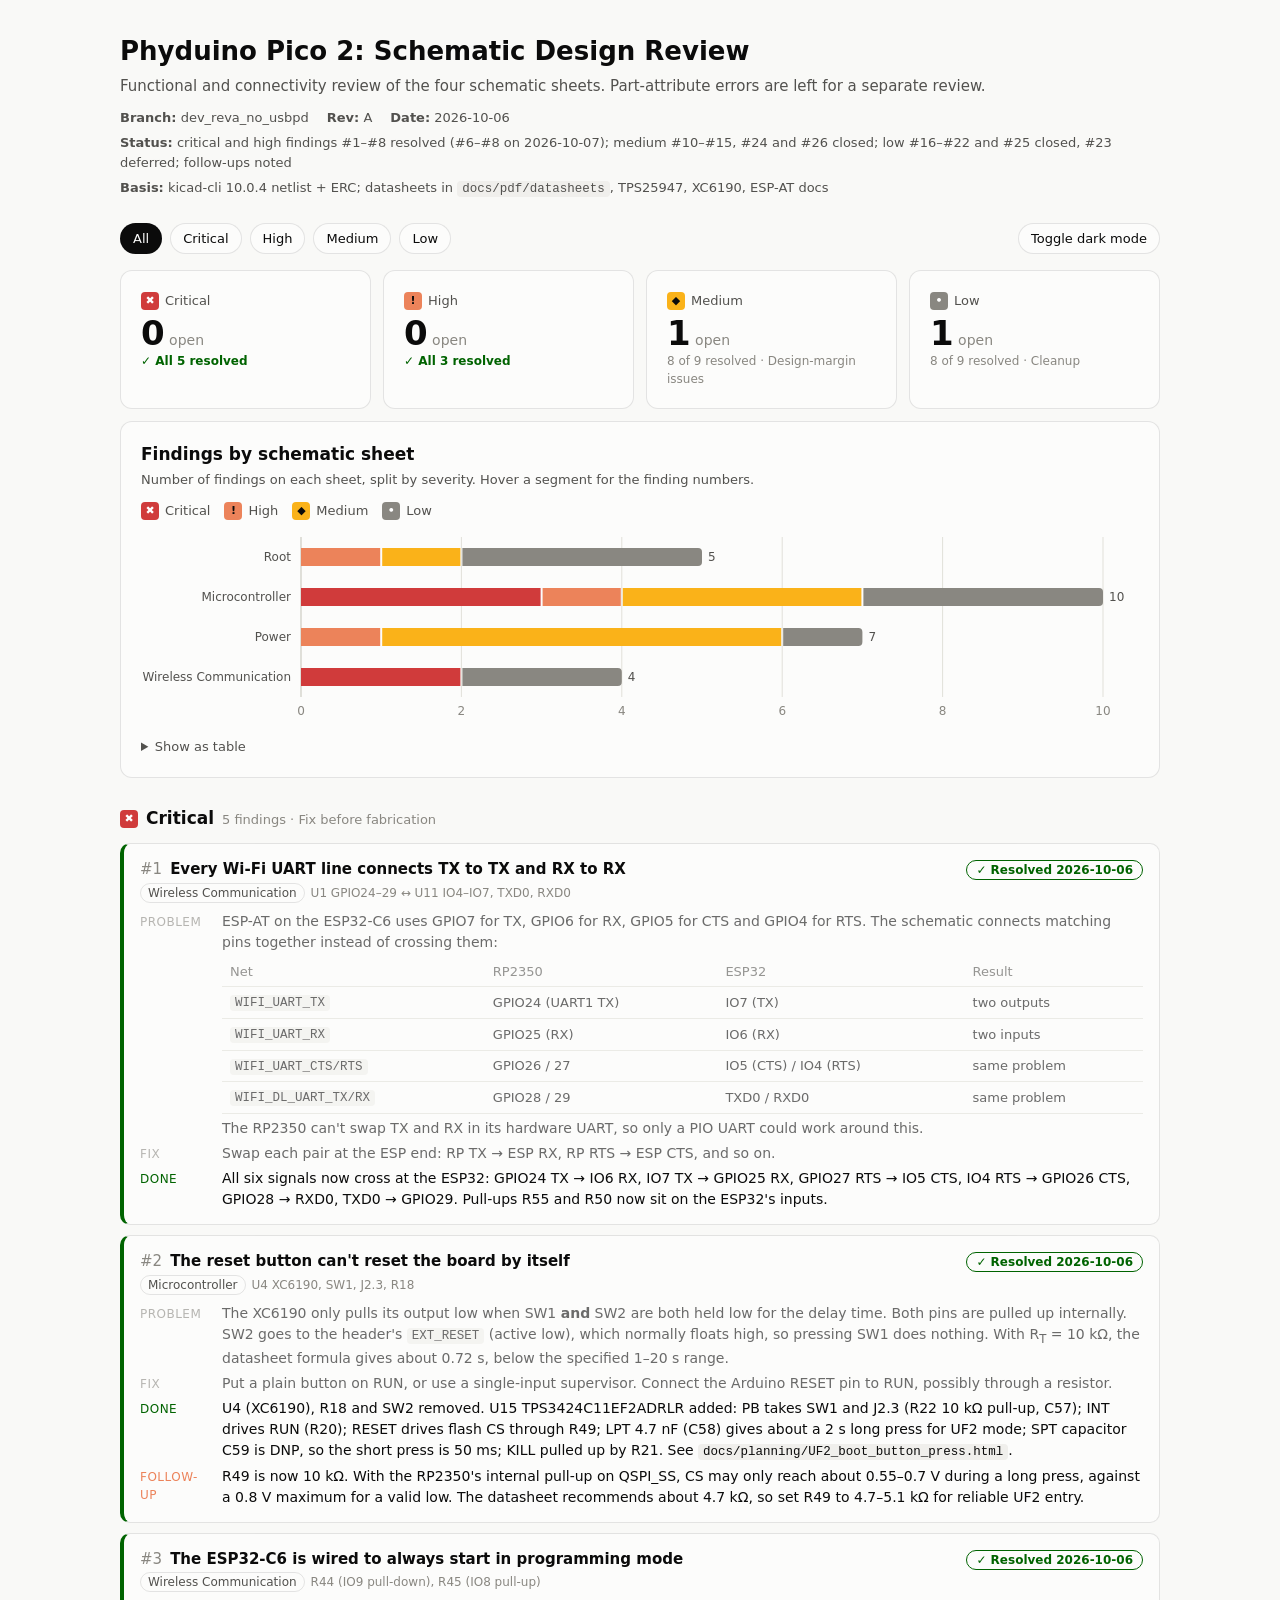
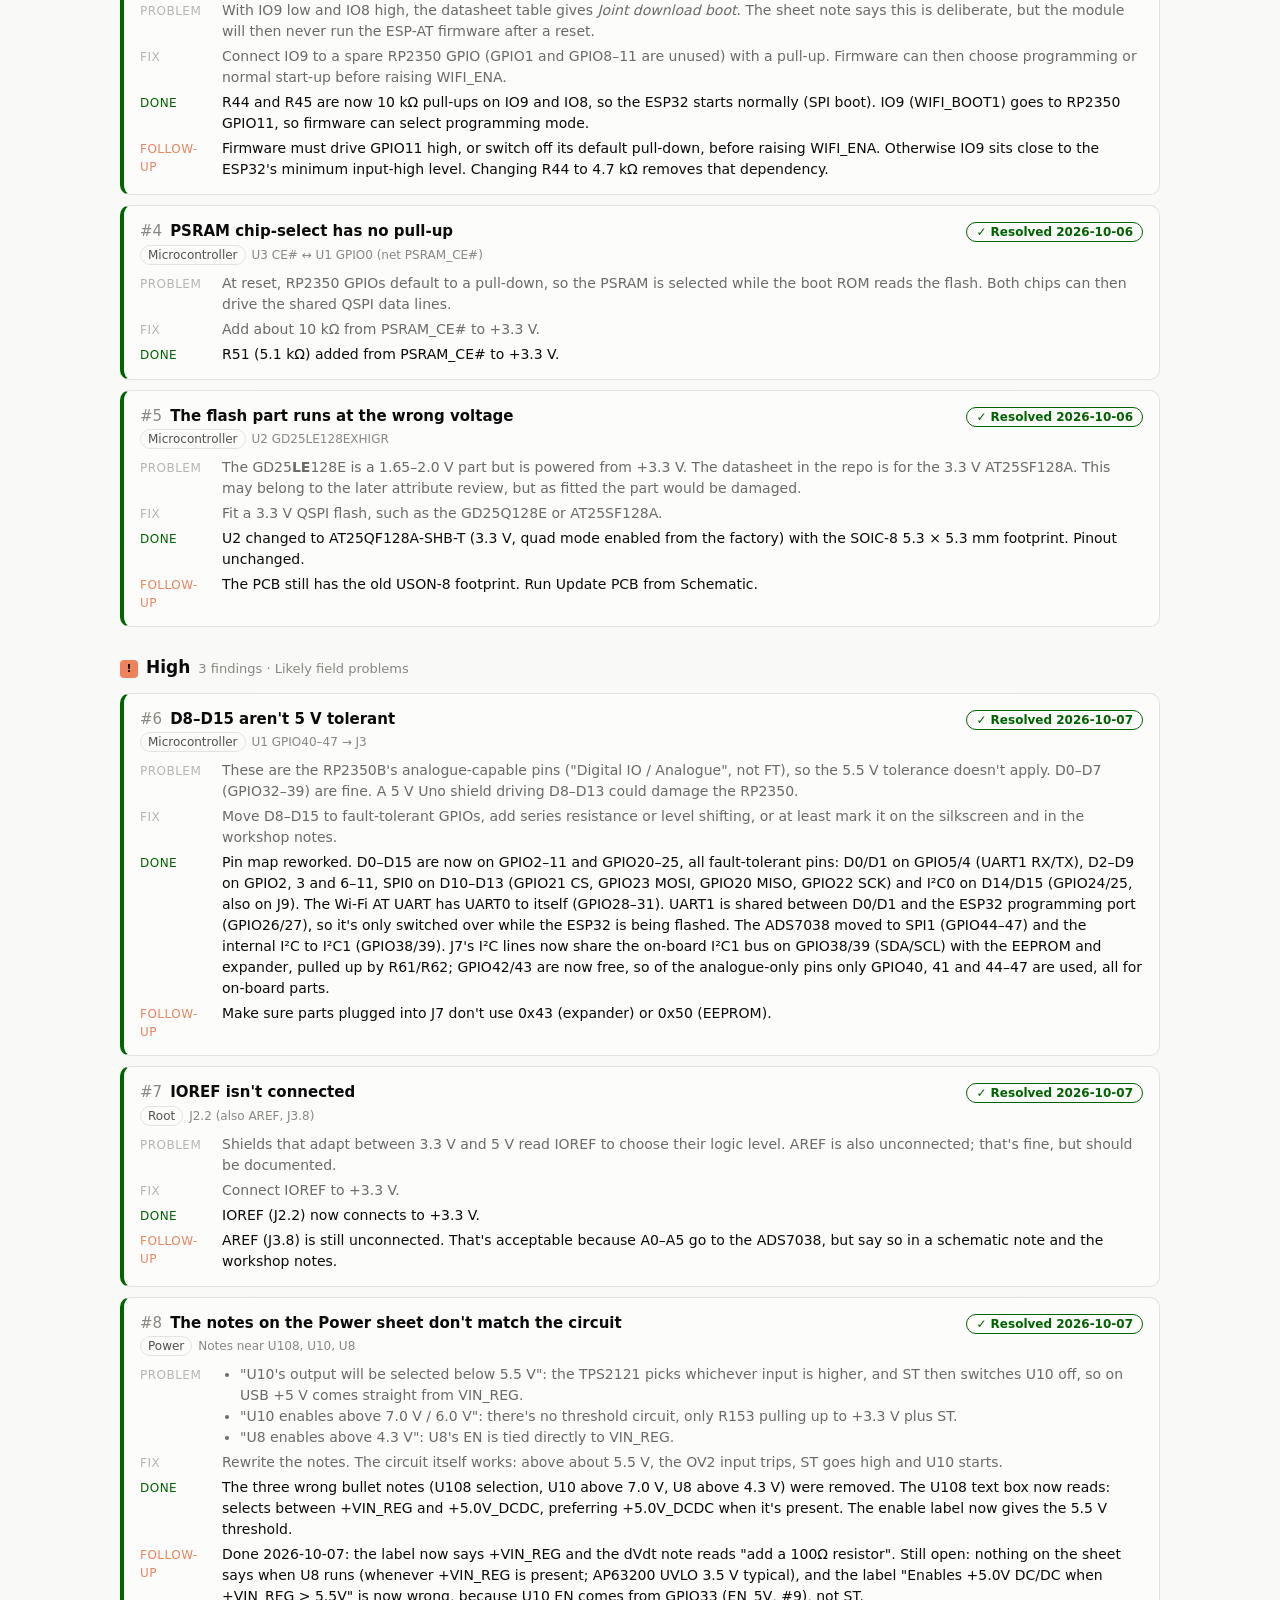
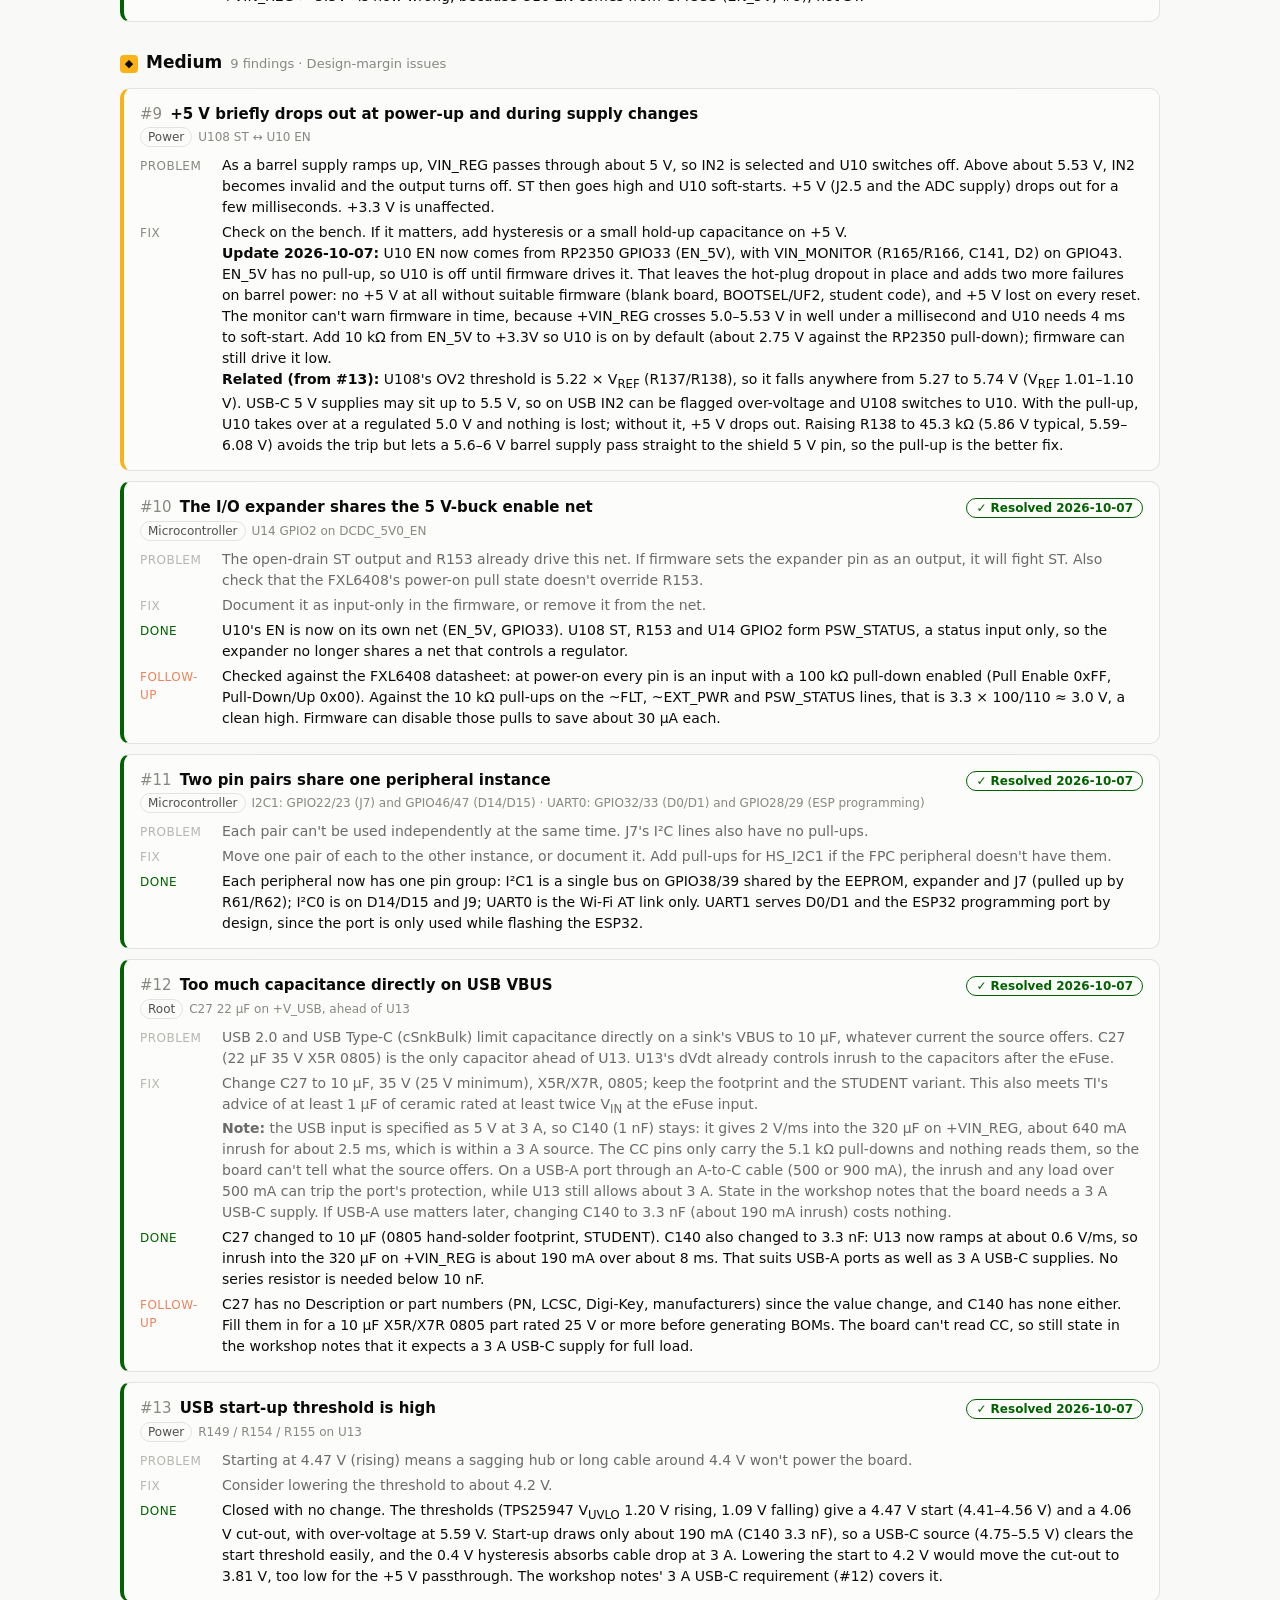
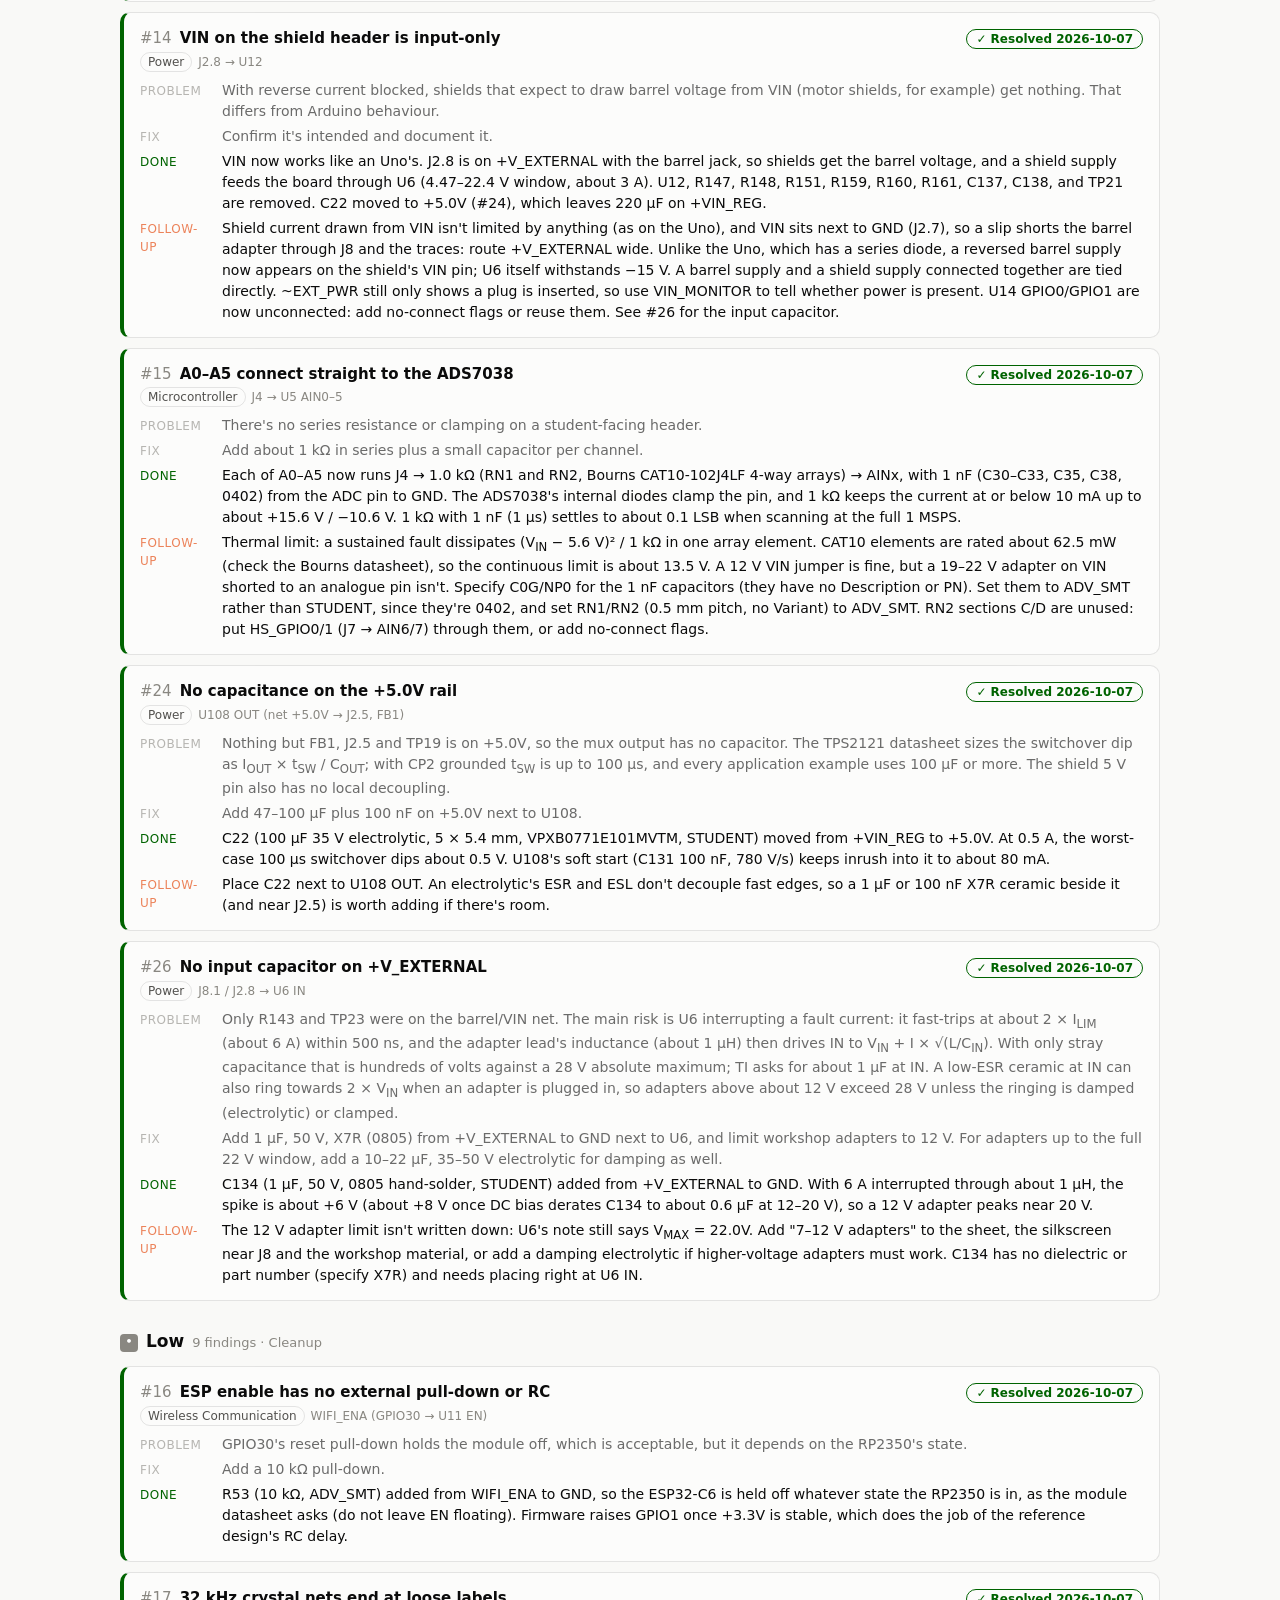
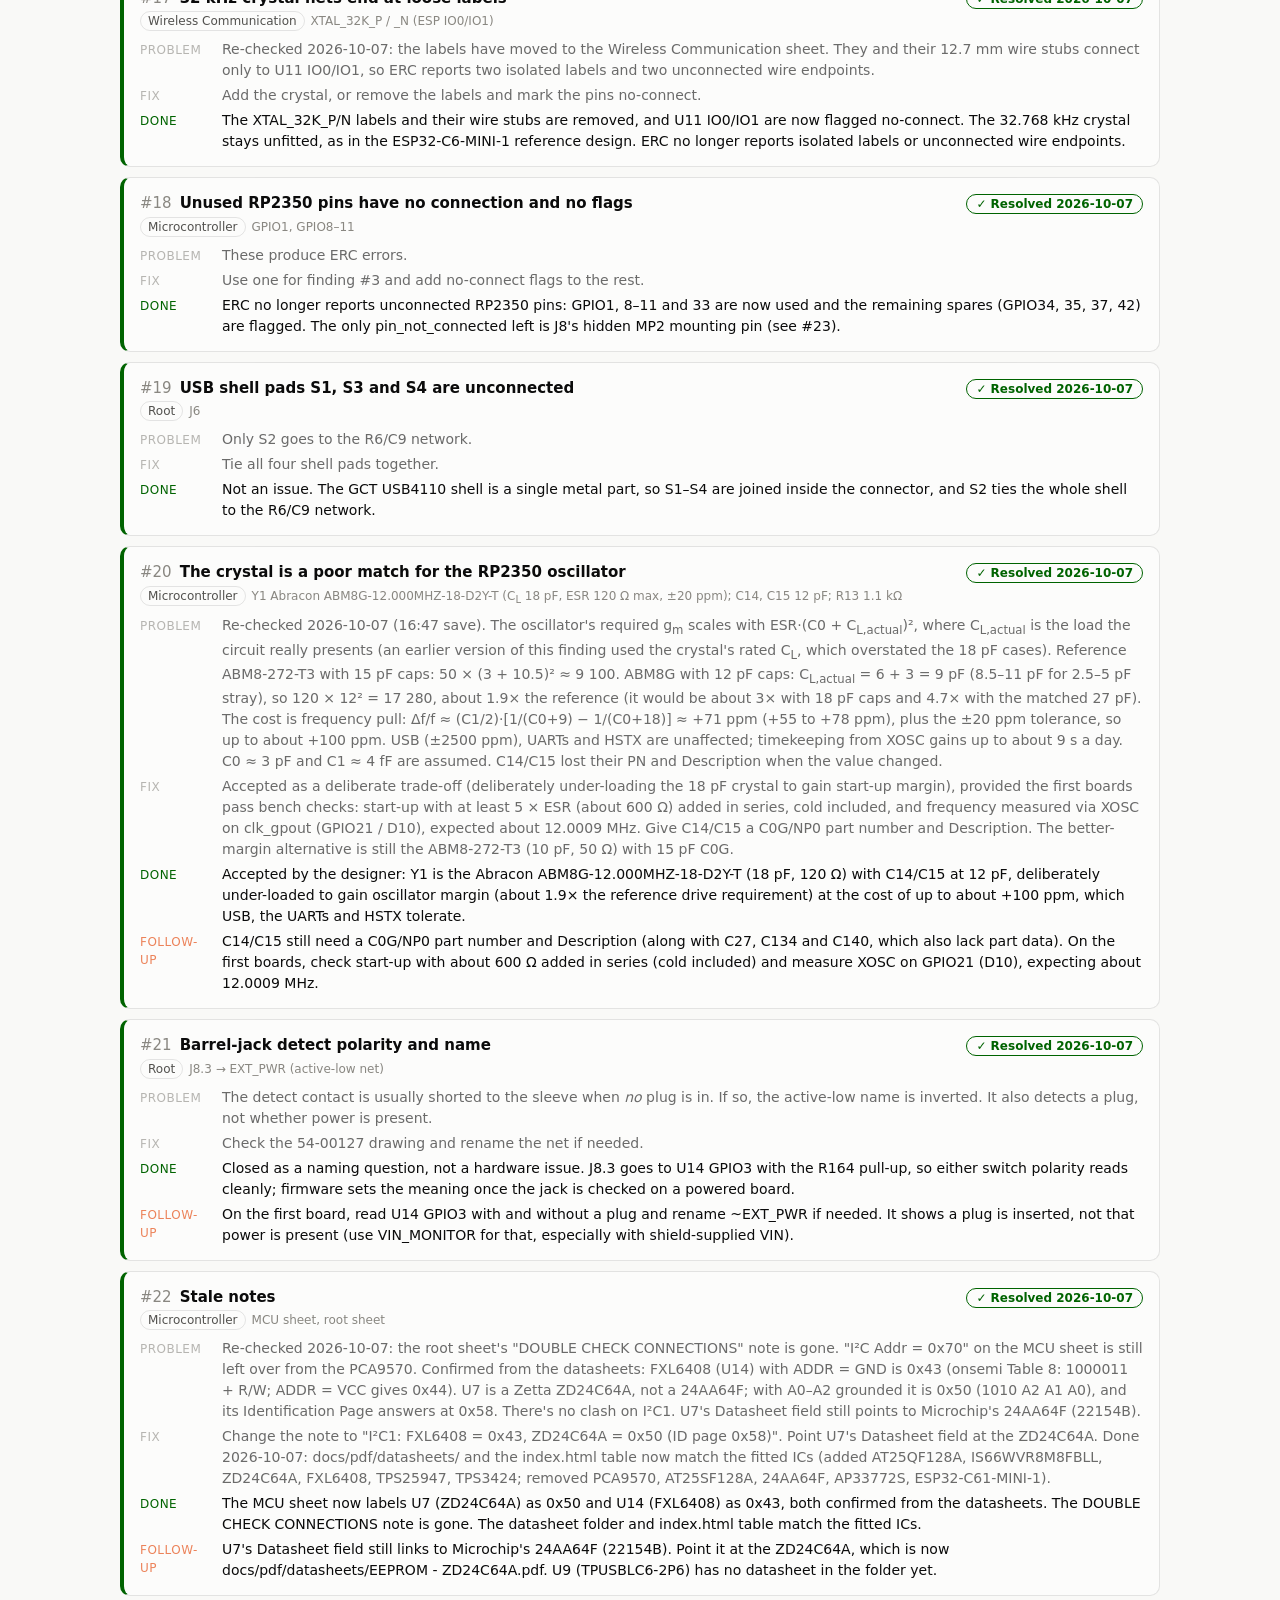
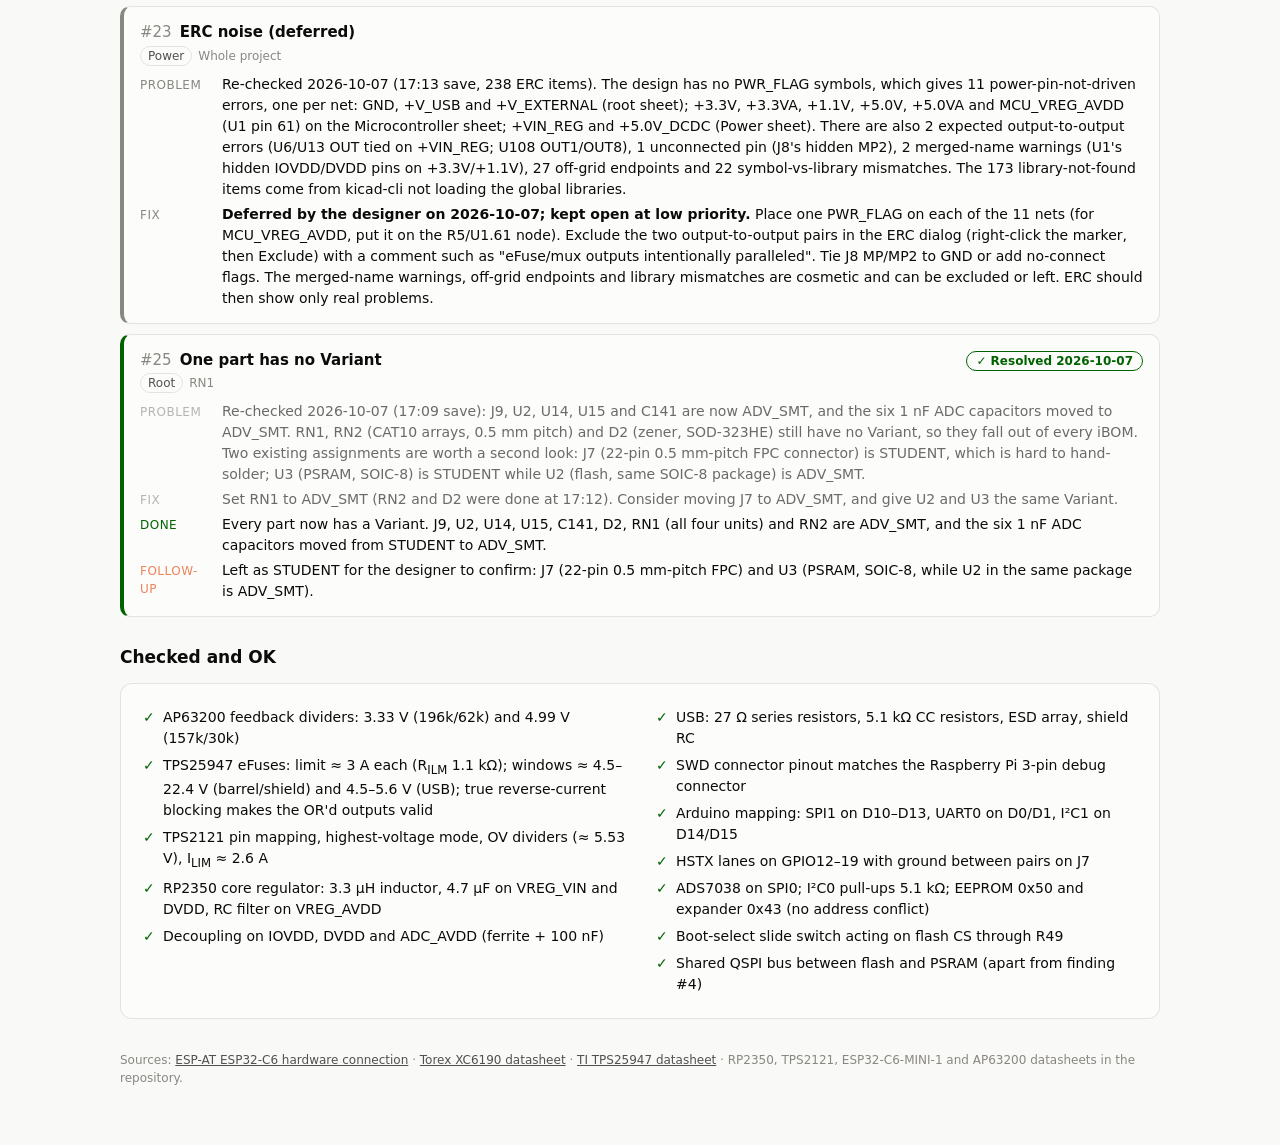
<file: docs/reviews/schematic_review_2026-10-06.html>
<!DOCTYPE html>
<html lang="en-CA">
<head>
<meta charset="utf-8">
<meta name="viewport" content="width=device-width, initial-scale=1">
<title>Phyduino Pico 2 – Schematic Design Review (Rev A, no USB-PD)</title>
<style>
.viz-root {
  color-scheme: light;
  --page:           #f9f9f7;
  --surface-1:      #fcfcfb;
  --text-primary:   #0b0b0b;
  --text-secondary: #52514e;
  --text-muted:     #898781;
  --grid:           #e1e0d9;
  --axis:           #c3c2b7;
  --border:         rgba(11,11,11,0.10);
  --ok-text:        #006300;
  --sev-critical:   #d03b3b;
  --sev-high:       #ec835a;
  --sev-medium:     #fab219;
  --sev-low:        #898781;
  --code-bg:        #f0efec;
}
@media (prefers-color-scheme: dark) {
  :root:where(:not([data-theme="light"])) .viz-root {
    color-scheme: dark;
    --page: #0d0d0d; --surface-1: #1a1a19; --text-primary: #ffffff; --text-secondary: #c3c2b7;
    --grid: #2c2c2a; --axis: #383835; --border: rgba(255,255,255,0.10); --ok-text: #0ca30c; --code-bg: #2c2c2a;
  }
}
:root[data-theme="dark"] .viz-root {
  color-scheme: dark;
  --page: #0d0d0d; --surface-1: #1a1a19; --text-primary: #ffffff; --text-secondary: #c3c2b7;
  --grid: #2c2c2a; --axis: #383835; --border: rgba(255,255,255,0.10); --ok-text: #0ca30c; --code-bg: #2c2c2a;
}

* { box-sizing: border-box; }
body { margin: 0; }
.viz-root {
  background: var(--page); color: var(--text-primary);
  font: 15px/1.5 system-ui, -apple-system, "Segoe UI", sans-serif;
  min-height: 100vh; padding: 32px 20px 64px;
}
.wrap { max-width: 1040px; margin: 0 auto; }
header h1 { font-size: 26px; font-weight: 600; margin: 0 0 4px; }
header p { margin: 0; color: var(--text-secondary); }
.meta { display: flex; flex-wrap: wrap; gap: 6px 18px; margin-top: 10px; font-size: 13px; color: var(--text-secondary); }
.toolbar { display: flex; flex-wrap: wrap; gap: 8px; align-items: center; margin: 24px 0 16px; }
.toolbar button {
  font: inherit; font-size: 13px; padding: 5px 12px; border-radius: 999px; cursor: pointer;
  border: 1px solid var(--border); background: var(--surface-1); color: var(--text-primary);
}
.toolbar button[aria-pressed="true"] { background: var(--text-primary); color: var(--surface-1); }
.toolbar .spacer { flex: 1; }

.card { background: var(--surface-1); border: 1px solid var(--border); border-radius: 12px; padding: 20px; }
.tiles { display: grid; grid-template-columns: repeat(4, 1fr); gap: 12px; }
.tile .label { font-size: 13px; color: var(--text-secondary); display: flex; align-items: center; gap: 6px; }
.tile .value { font-size: 34px; font-weight: 600; line-height: 1.1; margin-top: 4px; }
.tile .sub { font-size: 12px; color: var(--text-muted); }

.sev-icon { display: inline-flex; width: 18px; height: 18px; border-radius: 4px; align-items: center; justify-content: center;
  font-size: 11px; font-weight: 700; color: #fff; flex: none; }
.sev-critical { background: var(--sev-critical); }
.sev-high { background: var(--sev-high); color: #0b0b0b; }
.sev-medium { background: var(--sev-medium); color: #0b0b0b; }
.sev-low { background: var(--sev-low); }

.chart-card { margin-top: 12px; }
.chart-card h2, section h2 { font-size: 17px; font-weight: 600; margin: 0 0 2px; }
.chart-card .desc { font-size: 13px; color: var(--text-secondary); margin: 0 0 12px; }
.legend { display: flex; flex-wrap: wrap; gap: 14px; font-size: 13px; color: var(--text-secondary); margin-bottom: 8px; }
.legend span { display: inline-flex; align-items: center; gap: 6px; }
.chart-wrap { position: relative; }
svg text { fill: var(--text-secondary); font-size: 12px; }
svg .tick { fill: var(--text-muted); font-variant-numeric: tabular-nums; }
.tooltip {
  position: absolute; pointer-events: none; background: var(--surface-1); border: 1px solid var(--border);
  border-radius: 8px; padding: 8px 10px; font-size: 12px; box-shadow: 0 4px 16px rgba(0,0,0,.12);
  opacity: 0; transition: opacity .1s; min-width: 160px; color: var(--text-primary);
}
.tooltip .t { font-weight: 600; margin-bottom: 2px; }
.tooltip .r { display: flex; align-items: center; gap: 6px; color: var(--text-secondary); }
details.table-view { margin-top: 10px; font-size: 13px; }
details.table-view summary { cursor: pointer; color: var(--text-secondary); }
table { border-collapse: collapse; width: 100%; margin-top: 8px; font-variant-numeric: tabular-nums; }
th, td { text-align: left; padding: 5px 8px; border-bottom: 1px solid var(--grid); }
th { color: var(--text-secondary); font-weight: 500; }
td.n, th.n { text-align: right; }

section { margin-top: 28px; }
section > .head { display: flex; align-items: center; gap: 8px; margin-bottom: 10px; }
section > .head .count { color: var(--text-muted); font-size: 13px; }
.finding { background: var(--surface-1); border: 1px solid var(--border); border-left: 4px solid var(--sev-low);
  border-radius: 10px; padding: 14px 16px; margin-bottom: 10px; }
.finding.critical { border-left-color: var(--sev-critical); }
.finding.high { border-left-color: var(--sev-high); }
.finding.medium { border-left-color: var(--sev-medium); }
.finding h3 { font-size: 15px; font-weight: 600; margin: 0; display: flex; gap: 8px; align-items: baseline; }
.finding.resolved { border-left-color: var(--ok-text); }
.finding.resolved .grid > div:nth-child(-n+4) { opacity: .6; }
.res-badge { margin-left: auto; font-size: 12px; font-weight: 600; color: var(--ok-text); border: 1px solid var(--ok-text); border-radius: 999px; padding: 0 9px; white-space: nowrap; }
.finding .grid .k.res { color: var(--ok-text); }
.finding .grid .k.fol { color: var(--sev-high); }
.tile .value .of { font-size: 14px; font-weight: 500; color: var(--text-muted); }
.tile .sub .done { color: var(--ok-text); font-weight: 600; }
.finding h3 .num { color: var(--text-muted); font-weight: 500; font-variant-numeric: tabular-nums; }
.finding .where { font-size: 12px; color: var(--text-muted); margin: 2px 0 8px; }
.finding .where .sheet { display: inline-block; padding: 0 7px; border-radius: 999px; border: 1px solid var(--border); margin-right: 6px; color: var(--text-secondary); }
.finding .grid { display: grid; grid-template-columns: 70px 1fr; gap: 4px 12px; font-size: 14px; }
.finding .grid .k { color: var(--text-muted); font-size: 12px; text-transform: uppercase; letter-spacing: .04em; padding-top: 2px; }
.finding ul { margin: 0; padding-left: 18px; }
.finding table { font-size: 13px; margin: 4px 0; }
code { font-family: ui-monospace, "Cascadia Mono", Consolas, monospace; font-size: 12.5px; background: var(--code-bg); padding: 1px 5px; border-radius: 4px; }
.hidden { display: none; }

.ok-list { columns: 2; column-gap: 28px; padding-left: 0; list-style: none; margin: 0; font-size: 14px; }
.ok-list li { break-inside: avoid; padding: 3px 0 3px 22px; position: relative; }
.ok-list li::before { content: "✓"; position: absolute; left: 2px; color: var(--ok-text); font-weight: 700; }
footer { margin-top: 32px; font-size: 12px; color: var(--text-muted); }
footer a { color: var(--text-secondary); }
@media (max-width: 720px) { .tiles { grid-template-columns: repeat(2, 1fr); } .ok-list { columns: 1; } }
@media print { .toolbar { display: none; } .finding, .card { break-inside: avoid; } }
</style>
</head>
<body>
<div class="viz-root">
<div class="wrap">

<header>
  <h1>Phyduino Pico 2: Schematic Design Review</h1>
  <p>Functional and connectivity review of the four schematic sheets. Part-attribute errors are left for a separate review.</p>
  <div class="meta">
    <span><b>Branch:</b> dev_reva_no_usbpd</span>
    <span><b>Rev:</b> A</span>
    <span><b>Date:</b> 2026-10-06</span>
    <span><b>Status:</b> critical and high findings #1–#8 resolved (#6–#8 on 2026-10-07); medium #10–#15, #24 and #26 closed; low #16–#22 and #25 closed, #23 deferred; follow-ups noted</span>
    <span><b>Basis:</b> kicad-cli 10.0.4 netlist + ERC; datasheets in <code>docs/pdf/datasheets</code>, TPS25947, XC6190, ESP-AT docs</span>
  </div>
</header>

<div class="toolbar" role="group" aria-label="Filter findings by severity">
  <button data-filter="all" aria-pressed="true">All</button>
  <button data-filter="critical" aria-pressed="false">Critical</button>
  <button data-filter="high" aria-pressed="false">High</button>
  <button data-filter="medium" aria-pressed="false">Medium</button>
  <button data-filter="low" aria-pressed="false">Low</button>
  <span class="spacer"></span>
  <button id="theme" aria-pressed="false">Toggle dark mode</button>
</div>

<div class="tiles" id="tiles"></div>

<div class="card chart-card">
  <h2>Findings by schematic sheet</h2>
  <p class="desc">Number of findings on each sheet, split by severity. Hover a segment for the finding numbers.</p>
  <div class="legend" id="legend"></div>
  <div class="chart-wrap" id="chartWrap">
    <svg id="chart" width="100%" height="200" role="img" aria-labelledby="chartTitle"><title id="chartTitle">Stacked bar chart of findings per sheet by severity</title></svg>
    <div class="tooltip" id="tip"></div>
  </div>
  <details class="table-view">
    <summary>Show as table</summary>
    <table id="dataTable"></table>
  </details>
</div>

<div id="findings"></div>

<section>
  <div class="head"><h2>Checked and OK</h2></div>
  <div class="card">
    <ul class="ok-list">
      <li>AP63200 feedback dividers: 3.33 V (196k/62k) and 4.99 V (157k/30k)</li>
      <li>TPS25947 eFuses: limit ≈ 3 A each (R<sub>ILM</sub> 1.1 kΩ); windows ≈ 4.5–22.4 V (barrel/shield) and 4.5–5.6 V (USB); true reverse-current blocking makes the OR'd outputs valid</li>
      <li>TPS2121 pin mapping, highest-voltage mode, OV dividers (≈ 5.53 V), I<sub>LIM</sub> ≈ 2.6 A</li>
      <li>RP2350 core regulator: 3.3 µH inductor, 4.7 µF on VREG_VIN and DVDD, RC filter on VREG_AVDD</li>
      <li>Decoupling on IOVDD, DVDD and ADC_AVDD (ferrite + 100 nF)</li>
      <li>USB: 27 Ω series resistors, 5.1 kΩ CC resistors, ESD array, shield RC</li>
      <li>SWD connector pinout matches the Raspberry Pi 3-pin debug connector</li>
      <li>Arduino mapping: SPI1 on D10–D13, UART0 on D0/D1, I²C1 on D14/D15</li>
      <li>HSTX lanes on GPIO12–19 with ground between pairs on J7</li>
      <li>ADS7038 on SPI0; I²C0 pull-ups 5.1 kΩ; EEPROM 0x50 and expander 0x43 (no address conflict)</li>
      <li>Boot-select slide switch acting on flash CS through R49</li>
      <li>Shared QSPI bus between flash and PSRAM (apart from finding #4)</li>
    </ul>
  </div>
</section>

<footer>
  Sources:
  <a href="https://docs.espressif.com/projects/esp-at/en/latest/esp32c6/Get_Started/Hardware_connection.html">ESP-AT ESP32-C6 hardware connection</a> ·
  <a href="https://content.codico.com/fileadmin/media/download/datasheets/torex/xc6190-datasheet.pdf">Torex XC6190 datasheet</a> ·
  <a href="https://www.ti.com/lit/ds/symlink/tps25947.pdf">TI TPS25947 datasheet</a> ·
  RP2350, TPS2121, ESP32-C6-MINI-1 and AP63200 datasheets in the repository.
</footer>

</div>
</div>

<script>
const SEV = [
  { key: "critical", label: "Critical", icon: "✖", note: "Fix before fabrication" },
  { key: "high",     label: "High",     icon: "!", note: "Likely field problems" },
  { key: "medium",   label: "Medium",   icon: "◆", note: "Design-margin issues" },
  { key: "low",      label: "Low",      icon: "•", note: "Cleanup" },
];
const SHEETS = ["Root", "Microcontroller", "Power", "Wireless Communication"];

const F = [
 { n: 1, sev: "critical", sheet: "Wireless Communication", title: "Every Wi-Fi UART line connects TX to TX and RX to RX",
   where: "U1 GPIO24–29 ↔ U11 IO4–IO7, TXD0, RXD0",
   problem: `ESP-AT on the ESP32-C6 uses GPIO7 for TX, GPIO6 for RX, GPIO5 for CTS and GPIO4 for RTS. The schematic connects matching pins together instead of crossing them:
     <table><tr><th>Net</th><th>RP2350</th><th>ESP32</th><th>Result</th></tr>
     <tr><td><code>WIFI_UART_TX</code></td><td>GPIO24 (UART1 TX)</td><td>IO7 (TX)</td><td>two outputs</td></tr>
     <tr><td><code>WIFI_UART_RX</code></td><td>GPIO25 (RX)</td><td>IO6 (RX)</td><td>two inputs</td></tr>
     <tr><td><code>WIFI_UART_CTS/RTS</code></td><td>GPIO26 / 27</td><td>IO5 (CTS) / IO4 (RTS)</td><td>same problem</td></tr>
     <tr><td><code>WIFI_DL_UART_TX/RX</code></td><td>GPIO28 / 29</td><td>TXD0 / RXD0</td><td>same problem</td></tr></table>
     The RP2350 can't swap TX and RX in its hardware UART, so only a PIO UART could work around this.`,
   fix: "Swap each pair at the ESP end: RP TX → ESP RX, RP RTS → ESP CTS, and so on." },
 { n: 2, sev: "critical", sheet: "Microcontroller", title: "The reset button can't reset the board by itself",
   where: "U4 XC6190, SW1, J2.3, R18",
   problem: `The XC6190 only pulls its output low when SW1 <b>and</b> SW2 are both held low for the delay time. Both pins are pulled up internally. SW2 goes to the header's <code>EXT_RESET</code> (active low), which normally floats high, so pressing SW1 does nothing. With R<sub>T</sub> = 10 kΩ, the datasheet formula gives about 0.72 s, below the specified 1–20 s range.`,
   fix: "Put a plain button on RUN, or use a single-input supervisor. Connect the Arduino RESET pin to RUN, possibly through a resistor." },
 { n: 3, sev: "critical", sheet: "Wireless Communication", title: "The ESP32-C6 is wired to always start in programming mode",
   where: "R44 (IO9 pull-down), R45 (IO8 pull-up)",
   problem: `With IO9 low and IO8 high, the datasheet table gives <i>Joint download boot</i>. The sheet note says this is deliberate, but the module will then never run the ESP-AT firmware after a reset.`,
   fix: "Connect IO9 to a spare RP2350 GPIO (GPIO1 and GPIO8–11 are unused) with a pull-up. Firmware can then choose programming or normal start-up before raising WIFI_ENA." },
 { n: 4, sev: "critical", sheet: "Microcontroller", title: "PSRAM chip-select has no pull-up",
   where: "U3 CE# ↔ U1 GPIO0 (net PSRAM_CE#)",
   problem: "At reset, RP2350 GPIOs default to a pull-down, so the PSRAM is selected while the boot ROM reads the flash. Both chips can then drive the shared QSPI data lines.",
   fix: "Add about 10 kΩ from PSRAM_CE# to +3.3 V." },
 { n: 5, sev: "critical", sheet: "Microcontroller", title: "The flash part runs at the wrong voltage",
   where: "U2 GD25LE128EXHIGR",
   problem: "The GD25<b>LE</b>128E is a 1.65–2.0 V part but is powered from +3.3 V. The datasheet in the repo is for the 3.3 V AT25SF128A. This may belong to the later attribute review, but as fitted the part would be damaged.",
   fix: "Fit a 3.3 V QSPI flash, such as the GD25Q128E or AT25SF128A." },

 { n: 6, sev: "high", sheet: "Microcontroller", title: "D8–D15 aren't 5 V tolerant",
   where: "U1 GPIO40–47 → J3",
   problem: "These are the RP2350B's analogue-capable pins (\"Digital IO / Analogue\", not FT), so the 5.5 V tolerance doesn't apply. D0–D7 (GPIO32–39) are fine. A 5 V Uno shield driving D8–D13 could damage the RP2350.",
   fix: "Move D8–D15 to fault-tolerant GPIOs, add series resistance or level shifting, or at least mark it on the silkscreen and in the workshop notes." },
 { n: 7, sev: "high", sheet: "Root", title: "IOREF isn't connected",
   where: "J2.2 (also AREF, J3.8)",
   problem: "Shields that adapt between 3.3 V and 5 V read IOREF to choose their logic level. AREF is also unconnected; that's fine, but should be documented.",
   fix: "Connect IOREF to +3.3 V." },
 { n: 8, sev: "high", sheet: "Power", title: "The notes on the Power sheet don't match the circuit",
   where: "Notes near U108, U10, U8",
   problem: `<ul><li>"U10's output will be selected below 5.5 V": the TPS2121 picks whichever input is higher, and ST then switches U10 off, so on USB +5 V comes straight from VIN_REG.</li>
     <li>"U10 enables above 7.0 V / 6.0 V": there's no threshold circuit, only R153 pulling up to +3.3 V plus ST.</li>
     <li>"U8 enables above 4.3 V": U8's EN is tied directly to VIN_REG.</li></ul>`,
   fix: "Rewrite the notes. The circuit itself works: above about 5.5 V, the OV2 input trips, ST goes high and U10 starts." },

 { n: 9, sev: "medium", sheet: "Power", title: "+5 V briefly drops out at power-up and during supply changes",
   where: "U108 ST ↔ U10 EN",
   problem: "As a barrel supply ramps up, VIN_REG passes through about 5 V, so IN2 is selected and U10 switches off. Above about 5.53 V, IN2 becomes invalid and the output turns off. ST then goes high and U10 soft-starts. +5 V (J2.5 and the ADC supply) drops out for a few milliseconds. +3.3 V is unaffected.",
   fix: "Check on the bench. If it matters, add hysteresis or a small hold-up capacitance on +5 V.<br><b>Update 2026-10-07:</b> U10 EN now comes from RP2350 GPIO33 (EN_5V), with VIN_MONITOR (R165/R166, C141, D2) on GPIO43. EN_5V has no pull-up, so U10 is off until firmware drives it. That leaves the hot-plug dropout in place and adds two more failures on barrel power: no +5 V at all without suitable firmware (blank board, BOOTSEL/UF2, student code), and +5 V lost on every reset. The monitor can't warn firmware in time, because +VIN_REG crosses 5.0–5.53 V in well under a millisecond and U10 needs 4 ms to soft-start. Add 10 kΩ from EN_5V to +3.3V so U10 is on by default (about 2.75 V against the RP2350 pull-down); firmware can still drive it low.<br><b>Related (from #13):</b> U108's OV2 threshold is 5.22 × V<sub>REF</sub> (R137/R138), so it falls anywhere from 5.27 to 5.74 V (V<sub>REF</sub> 1.01–1.10 V). USB-C 5 V supplies may sit up to 5.5 V, so on USB IN2 can be flagged over-voltage and U108 switches to U10. With the pull-up, U10 takes over at a regulated 5.0 V and nothing is lost; without it, +5 V drops out. Raising R138 to 45.3 kΩ (5.86 V typical, 5.59–6.08 V) avoids the trip but lets a 5.6–6 V barrel supply pass straight to the shield 5 V pin, so the pull-up is the better fix." },
 { n: 10, sev: "medium", sheet: "Microcontroller", title: "The I/O expander shares the 5 V-buck enable net",
   where: "U14 GPIO2 on DCDC_5V0_EN",
   problem: "The open-drain ST output and R153 already drive this net. If firmware sets the expander pin as an output, it will fight ST. Also check that the FXL6408's power-on pull state doesn't override R153.",
   fix: "Document it as input-only in the firmware, or remove it from the net." },
 { n: 11, sev: "medium", sheet: "Microcontroller", title: "Two pin pairs share one peripheral instance",
   where: "I2C1: GPIO22/23 (J7) and GPIO46/47 (D14/D15) · UART0: GPIO32/33 (D0/D1) and GPIO28/29 (ESP programming)",
   problem: "Each pair can't be used independently at the same time. J7's I²C lines also have no pull-ups.",
   fix: "Move one pair of each to the other instance, or document it. Add pull-ups for HS_I2C1 if the FPC peripheral doesn't have them." },
 { n: 12, sev: "medium", sheet: "Root", title: "Too much capacitance directly on USB VBUS",
   where: "C27 22 µF on +V_USB, ahead of U13",
   problem: "USB 2.0 and USB Type-C (cSnkBulk) limit capacitance directly on a sink's VBUS to 10 µF, whatever current the source offers. C27 (22 µF 35 V X5R 0805) is the only capacitor ahead of U13. U13's dVdt already controls inrush to the capacitors after the eFuse.",
   fix: "Change C27 to 10 µF, 35 V (25 V minimum), X5R/X7R, 0805; keep the footprint and the STUDENT variant. This also meets TI's advice of at least 1 µF of ceramic rated at least twice V<sub>IN</sub> at the eFuse input.<br><b>Note:</b> the USB input is specified as 5 V at 3 A, so C140 (1 nF) stays: it gives 2 V/ms into the 320 µF on +VIN_REG, about 640 mA inrush for about 2.5 ms, which is within a 3 A source. The CC pins only carry the 5.1 kΩ pull-downs and nothing reads them, so the board can't tell what the source offers. On a USB-A port through an A-to-C cable (500 or 900 mA), the inrush and any load over 500 mA can trip the port's protection, while U13 still allows about 3 A. State in the workshop notes that the board needs a 3 A USB-C supply. If USB-A use matters later, changing C140 to 3.3 nF (about 190 mA inrush) costs nothing." },
 { n: 13, sev: "medium", sheet: "Power", title: "USB start-up threshold is high",
   where: "R149 / R154 / R155 on U13",
   problem: "Starting at 4.47 V (rising) means a sagging hub or long cable around 4.4 V won't power the board.",
   fix: "Consider lowering the threshold to about 4.2 V." },
 { n: 14, sev: "medium", sheet: "Power", title: "VIN on the shield header is input-only",
   where: "J2.8 → U12",
   problem: "With reverse current blocked, shields that expect to draw barrel voltage from VIN (motor shields, for example) get nothing. That differs from Arduino behaviour.",
   fix: "Confirm it's intended and document it." },
 { n: 15, sev: "medium", sheet: "Microcontroller", title: "A0–A5 connect straight to the ADS7038",
   where: "J4 → U5 AIN0–5",
   problem: "There's no series resistance or clamping on a student-facing header.",
   fix: "Add about 1 kΩ in series plus a small capacitor per channel." },

 { n: 16, sev: "low", sheet: "Wireless Communication", title: "ESP enable has no external pull-down or RC",
   where: "WIFI_ENA (GPIO30 → U11 EN)",
   problem: "GPIO30's reset pull-down holds the module off, which is acceptable, but it depends on the RP2350's state.",
   fix: "Add a 10 kΩ pull-down." },
 { n: 17, sev: "low", sheet: "Wireless Communication", title: "32 kHz crystal nets end at loose labels",
   where: "XTAL_32K_P / _N (ESP IO0/IO1)",
   problem: "Re-checked 2026-10-07: the labels have moved to the Wireless Communication sheet. They and their 12.7 mm wire stubs connect only to U11 IO0/IO1, so ERC reports two isolated labels and two unconnected wire endpoints.",
   fix: "Add the crystal, or remove the labels and mark the pins no-connect." },
 { n: 18, sev: "low", sheet: "Microcontroller", title: "Unused RP2350 pins have no connection and no flags",
   where: "GPIO1, GPIO8–11",
   problem: "These produce ERC errors.",
   fix: "Use one for finding #3 and add no-connect flags to the rest." },
 { n: 19, sev: "low", sheet: "Root", title: "USB shell pads S1, S3 and S4 are unconnected",
   where: "J6",
   problem: "Only S2 goes to the R6/C9 network.",
   fix: "Tie all four shell pads together." },
 { n: 20, sev: "low", sheet: "Microcontroller", title: "The crystal is a poor match for the RP2350 oscillator",
   where: "Y1 Abracon ABM8G-12.000MHZ-18-D2Y-T (C<sub>L</sub> 18 pF, ESR 120 Ω max, ±20 ppm); C14, C15 12 pF; R13 1.1 kΩ",
   problem: "Re-checked 2026-10-07 (16:47 save). The oscillator's required g<sub>m</sub> scales with ESR·(C0 + C<sub>L,actual</sub>)², where C<sub>L,actual</sub> is the load the circuit really presents (an earlier version of this finding used the crystal's rated C<sub>L</sub>, which overstated the 18 pF cases). Reference ABM8-272-T3 with 15 pF caps: 50 × (3 + 10.5)² ≈ 9 100. ABM8G with 12 pF caps: C<sub>L,actual</sub> = 6 + 3 = 9 pF (8.5–11 pF for 2.5–5 pF stray), so 120 × 12² = 17 280, about 1.9× the reference (it would be about 3× with 18 pF caps and 4.7× with the matched 27 pF). The cost is frequency pull: Δf/f ≈ (C1/2)·[1/(C0+9) − 1/(C0+18)] ≈ +71 ppm (+55 to +78 ppm), plus the ±20 ppm tolerance, so up to about +100 ppm. USB (±2500 ppm), UARTs and HSTX are unaffected; timekeeping from XOSC gains up to about 9 s a day. C0 ≈ 3 pF and C1 ≈ 4 fF are assumed. C14/C15 lost their PN and Description when the value changed.",
   fix: "Accepted as a deliberate trade-off (deliberately under-loading the 18 pF crystal to gain start-up margin), provided the first boards pass bench checks: start-up with at least 5 × ESR (about 600 Ω) added in series, cold included, and frequency measured via XOSC on clk_gpout (GPIO21 / D10), expected about 12.0009 MHz. Give C14/C15 a C0G/NP0 part number and Description. The better-margin alternative is still the ABM8-272-T3 (10 pF, 50 Ω) with 15 pF C0G." },
 { n: 21, sev: "low", sheet: "Root", title: "Barrel-jack detect polarity and name",
   where: "J8.3 → EXT_PWR (active-low net)",
   problem: "The detect contact is usually shorted to the sleeve when <i>no</i> plug is in. If so, the active-low name is inverted. It also detects a plug, not whether power is present.",
   fix: "Check the 54-00127 drawing and rename the net if needed." },
 { n: 22, sev: "low", sheet: "Microcontroller", title: "Stale notes",
   where: "MCU sheet, root sheet",
   problem: "Re-checked 2026-10-07: the root sheet's \"DOUBLE CHECK CONNECTIONS\" note is gone. \"I²C Addr = 0x70\" on the MCU sheet is still left over from the PCA9570. Confirmed from the datasheets: FXL6408 (U14) with ADDR = GND is 0x43 (onsemi Table 8: 1000011 + R/W; ADDR = VCC gives 0x44). U7 is a Zetta ZD24C64A, not a 24AA64F; with A0–A2 grounded it is 0x50 (1010 A2 A1 A0), and its Identification Page answers at 0x58. There's no clash on I²C1. U7's Datasheet field still points to Microchip's 24AA64F (22154B).",
   fix: "Change the note to \"I²C1: FXL6408 = 0x43, ZD24C64A = 0x50 (ID page 0x58)\". Point U7's Datasheet field at the ZD24C64A. Done 2026-10-07: docs/pdf/datasheets/ and the index.html table now match the fitted ICs (added AT25QF128A, IS66WVR8M8FBLL, ZD24C64A, FXL6408, TPS25947, TPS3424; removed PCA9570, AT25SF128A, 24AA64F, AP33772S, ESP32-C61-MINI-1)." },
 { n: 23, sev: "low", sheet: "Power", title: "ERC noise (deferred)",
   where: "Whole project",
   problem: "Re-checked 2026-10-07 (17:13 save, 238 ERC items). The design has no PWR_FLAG symbols, which gives 11 power-pin-not-driven errors, one per net: GND, +V_USB and +V_EXTERNAL (root sheet); +3.3V, +3.3VA, +1.1V, +5.0V, +5.0VA and MCU_VREG_AVDD (U1 pin 61) on the Microcontroller sheet; +VIN_REG and +5.0V_DCDC (Power sheet). There are also 2 expected output-to-output errors (U6/U13 OUT tied on +VIN_REG; U108 OUT1/OUT8), 1 unconnected pin (J8's hidden MP2), 2 merged-name warnings (U1's hidden IOVDD/DVDD pins on +3.3V/+1.1V), 27 off-grid endpoints and 22 symbol-vs-library mismatches. The 173 library-not-found items come from kicad-cli not loading the global libraries.",
   fix: "<b>Deferred by the designer on 2026-10-07; kept open at low priority.</b> Place one PWR_FLAG on each of the 11 nets (for MCU_VREG_AVDD, put it on the R5/U1.61 node). Exclude the two output-to-output pairs in the ERC dialog (right-click the marker, then Exclude) with a comment such as \"eFuse/mux outputs intentionally paralleled\". Tie J8 MP/MP2 to GND or add no-connect flags. The merged-name warnings, off-grid endpoints and library mismatches are cosmetic and can be excluded or left. ERC should then show only real problems." },
  { n: 24, sev: "medium", sheet: "Power", title: "No capacitance on the +5.0V rail",
    where: "U108 OUT (net +5.0V → J2.5, FB1)",
    problem: "Nothing but FB1, J2.5 and TP19 is on +5.0V, so the mux output has no capacitor. The TPS2121 datasheet sizes the switchover dip as I<sub>OUT</sub> × t<sub>SW</sub> / C<sub>OUT</sub>; with CP2 grounded t<sub>SW</sub> is up to 100 µs, and every application example uses 100 µF or more. The shield 5 V pin also has no local decoupling.",
    fix: "Add 47–100 µF plus 100 nF on +5.0V next to U108." },
  { n: 25, sev: "low", sheet: "Root", title: "One part has no Variant",
    where: "RN1",
    problem: "Re-checked 2026-10-07 (17:09 save): J9, U2, U14, U15 and C141 are now ADV_SMT, and the six 1 nF ADC capacitors moved to ADV_SMT. RN1, RN2 (CAT10 arrays, 0.5 mm pitch) and D2 (zener, SOD-323HE) still have no Variant, so they fall out of every iBOM. Two existing assignments are worth a second look: J7 (22-pin 0.5 mm-pitch FPC connector) is STUDENT, which is hard to hand-solder; U3 (PSRAM, SOIC-8) is STUDENT while U2 (flash, same SOIC-8 package) is ADV_SMT.",
    fix: "Set RN1 to ADV_SMT (RN2 and D2 were done at 17:12). Consider moving J7 to ADV_SMT, and give U2 and U3 the same Variant." },
  { n: 26, sev: "medium", sheet: "Power", title: "No input capacitor on +V_EXTERNAL",
    where: "J8.1 / J2.8 → U6 IN",
    problem: "Only R143 and TP23 were on the barrel/VIN net. The main risk is U6 interrupting a fault current: it fast-trips at about 2 × I<sub>LIM</sub> (about 6 A) within 500 ns, and the adapter lead's inductance (about 1 µH) then drives IN to V<sub>IN</sub> + I × √(L/C<sub>IN</sub>). With only stray capacitance that is hundreds of volts against a 28 V absolute maximum; TI asks for about 1 µF at IN. A low-ESR ceramic at IN can also ring towards 2 × V<sub>IN</sub> when an adapter is plugged in, so adapters above about 12 V exceed 28 V unless the ringing is damped (electrolytic) or clamped.",
    fix: "Add 1 µF, 50 V, X7R (0805) from +V_EXTERNAL to GND next to U6, and limit workshop adapters to 12 V. For adapters up to the full 22 V window, add a 10–22 µF, 35–50 V electrolytic for damping as well." },
];

// Resolution log: finding number → how it was closed (verified against a fresh netlist export).
const RESOLVED = {
  1: { date: "2026-10-06", note: "All six signals now cross at the ESP32: GPIO24 TX → IO6 RX, IO7 TX → GPIO25 RX, GPIO27 RTS → IO5 CTS, IO4 RTS → GPIO26 CTS, GPIO28 → RXD0, TXD0 → GPIO29. Pull-ups R55 and R50 now sit on the ESP32's inputs." },
  2: { date: "2026-10-06", note: "U4 (XC6190), R18 and SW2 removed. U15 TPS3424C11EF2ADRLR added: PB takes SW1 and J2.3 (R22 10 kΩ pull-up, C57); INT drives RUN (R20); RESET drives flash CS through R49; LPT 4.7 nF (C58) gives about a 2 s long press for UF2 mode; SPT capacitor C59 is DNP, so the short press is 50 ms; KILL pulled up by R21. See <code>docs/planning/UF2_boot_button_press.html</code>.", follow: "R49 is now 10 kΩ. With the RP2350's internal pull-up on QSPI_SS, CS may only reach about 0.55–0.7 V during a long press, against a 0.8 V maximum for a valid low. The datasheet recommends about 4.7 kΩ, so set R49 to 4.7–5.1 kΩ for reliable UF2 entry." },
  3: { date: "2026-10-06", note: "R44 and R45 are now 10 kΩ pull-ups on IO9 and IO8, so the ESP32 starts normally (SPI boot). IO9 (WIFI_BOOT1) goes to RP2350 GPIO11, so firmware can select programming mode.", follow: "Firmware must drive GPIO11 high, or switch off its default pull-down, before raising WIFI_ENA. Otherwise IO9 sits close to the ESP32's minimum input-high level. Changing R44 to 4.7 kΩ removes that dependency." },
  4: { date: "2026-10-06", note: "R51 (5.1 kΩ) added from PSRAM_CE# to +3.3 V." },
  5: { date: "2026-10-06", note: "U2 changed to AT25QF128A-SHB-T (3.3 V, quad mode enabled from the factory) with the SOIC-8 5.3 × 5.3 mm footprint. Pinout unchanged.", follow: "The PCB still has the old USON-8 footprint. Run Update PCB from Schematic." },
  6: { date: "2026-10-07", note: "Pin map reworked. D0–D15 are now on GPIO2–11 and GPIO20–25, all fault-tolerant pins: D0/D1 on GPIO5/4 (UART1 RX/TX), D2–D9 on GPIO2, 3 and 6–11, SPI0 on D10–D13 (GPIO21 CS, GPIO23 MOSI, GPIO20 MISO, GPIO22 SCK) and I²C0 on D14/D15 (GPIO24/25, also on J9). The Wi-Fi AT UART has UART0 to itself (GPIO28–31). UART1 is shared between D0/D1 and the ESP32 programming port (GPIO26/27), so it's only switched over while the ESP32 is being flashed. The ADS7038 moved to SPI1 (GPIO44–47) and the internal I²C to I²C1 (GPIO38/39). J7's I²C lines now share the on-board I²C1 bus on GPIO38/39 (SDA/SCL) with the EEPROM and expander, pulled up by R61/R62; GPIO42/43 are now free, so of the analogue-only pins only GPIO40, 41 and 44–47 are used, all for on-board parts.", follow: "Make sure parts plugged into J7 don't use 0x43 (expander) or 0x50 (EEPROM)." },
  7: { date: "2026-10-07", note: "IOREF (J2.2) now connects to +3.3 V.", follow: "AREF (J3.8) is still unconnected. That's acceptable because A0–A5 go to the ADS7038, but say so in a schematic note and the workshop notes." },
  8: { date: "2026-10-07", note: "The three wrong bullet notes (U108 selection, U10 above 7.0 V, U8 above 4.3 V) were removed. The U108 text box now reads: selects between +VIN_REG and +5.0V_DCDC, preferring +5.0V_DCDC when it's present. The enable label now gives the 5.5 V threshold.", follow: "Done 2026-10-07: the label now says +VIN_REG and the dVdt note reads \"add a 100Ω resistor\". Still open: nothing on the sheet says when U8 runs (whenever +VIN_REG is present; AP63200 UVLO 3.5 V typical), and the label \"Enables +5.0V DC/DC when +VIN_REG > 5.5V\" is now wrong, because U10 EN comes from GPIO33 (EN_5V, #9), not ST." },
  11: { date: "2026-10-07", note: "Each peripheral now has one pin group: I²C1 is a single bus on GPIO38/39 shared by the EEPROM, expander and J7 (pulled up by R61/R62); I²C0 is on D14/D15 and J9; UART0 is the Wi-Fi AT link only. UART1 serves D0/D1 and the ESP32 programming port by design, since the port is only used while flashing the ESP32." },
  12: { date: "2026-10-07", note: "C27 changed to 10 µF (0805 hand-solder footprint, STUDENT). C140 also changed to 3.3 nF: U13 now ramps at about 0.6 V/ms, so inrush into the 320 µF on +VIN_REG is about 190 mA over about 8 ms. That suits USB-A ports as well as 3 A USB-C supplies. No series resistor is needed below 10 nF.", follow: "C27 has no Description or part numbers (PN, LCSC, Digi-Key, manufacturers) since the value change, and C140 has none either. Fill them in for a 10 µF X5R/X7R 0805 part rated 25 V or more before generating BOMs. The board can't read CC, so still state in the workshop notes that it expects a 3 A USB-C supply for full load." },
  13: { date: "2026-10-07", note: "Closed with no change. The thresholds (TPS25947 V<sub>UVLO</sub> 1.20 V rising, 1.09 V falling) give a 4.47 V start (4.41–4.56 V) and a 4.06 V cut-out, with over-voltage at 5.59 V. Start-up draws only about 190 mA (C140 3.3 nF), so a USB-C source (4.75–5.5 V) clears the start threshold easily, and the 0.4 V hysteresis absorbs cable drop at 3 A. Lowering the start to 4.2 V would move the cut-out to 3.81 V, too low for the +5 V passthrough. The workshop notes' 3 A USB-C requirement (#12) covers it." },
  14: { date: "2026-10-07", note: "VIN now works like an Uno's. J2.8 is on +V_EXTERNAL with the barrel jack, so shields get the barrel voltage, and a shield supply feeds the board through U6 (4.47–22.4 V window, about 3 A). U12, R147, R148, R151, R159, R160, R161, C137, C138, and TP21 are removed. C22 moved to +5.0V (#24), which leaves 220 µF on +VIN_REG.", follow: "Shield current drawn from VIN isn't limited by anything (as on the Uno), and VIN sits next to GND (J2.7), so a slip shorts the barrel adapter through J8 and the traces: route +V_EXTERNAL wide. Unlike the Uno, which has a series diode, a reversed barrel supply now appears on the shield's VIN pin; U6 itself withstands −15 V. A barrel supply and a shield supply connected together are tied directly. ~EXT_PWR still only shows a plug is inserted, so use VIN_MONITOR to tell whether power is present. U14 GPIO0/GPIO1 are now unconnected: add no-connect flags or reuse them. See #26 for the input capacitor." },
  15: { date: "2026-10-07", note: "Each of A0–A5 now runs J4 → 1.0 kΩ (RN1 and RN2, Bourns CAT10-102J4LF 4-way arrays) → AINx, with 1 nF (C30–C33, C35, C38, 0402) from the ADC pin to GND. The ADS7038's internal diodes clamp the pin, and 1 kΩ keeps the current at or below 10 mA up to about +15.6 V / −10.6 V. 1 kΩ with 1 nF (1 µs) settles to about 0.1 LSB when scanning at the full 1 MSPS.", follow: "Thermal limit: a sustained fault dissipates (V<sub>IN</sub> − 5.6 V)² / 1 kΩ in one array element. CAT10 elements are rated about 62.5 mW (check the Bourns datasheet), so the continuous limit is about 13.5 V. A 12 V VIN jumper is fine, but a 19–22 V adapter on VIN shorted to an analogue pin isn't. Specify C0G/NP0 for the 1 nF capacitors (they have no Description or PN). Set them to ADV_SMT rather than STUDENT, since they're 0402, and set RN1/RN2 (0.5 mm pitch, no Variant) to ADV_SMT. RN2 sections C/D are unused: put HS_GPIO0/1 (J7 → AIN6/7) through them, or add no-connect flags." },
  16: { date: "2026-10-07", note: "R53 (10 kΩ, ADV_SMT) added from WIFI_ENA to GND, so the ESP32-C6 is held off whatever state the RP2350 is in, as the module datasheet asks (do not leave EN floating). Firmware raises GPIO1 once +3.3V is stable, which does the job of the reference design's RC delay." },
  17: { date: "2026-10-07", note: "The XTAL_32K_P/N labels and their wire stubs are removed, and U11 IO0/IO1 are now flagged no-connect. The 32.768 kHz crystal stays unfitted, as in the ESP32-C6-MINI-1 reference design. ERC no longer reports isolated labels or unconnected wire endpoints." },
  18: { date: "2026-10-07", note: "ERC no longer reports unconnected RP2350 pins: GPIO1, 8–11 and 33 are now used and the remaining spares (GPIO34, 35, 37, 42) are flagged. The only pin_not_connected left is J8's hidden MP2 mounting pin (see #23)." },
  19: { date: "2026-10-07", note: "Not an issue. The GCT USB4110 shell is a single metal part, so S1–S4 are joined inside the connector, and S2 ties the whole shell to the R6/C9 network." },
  20: { date: "2026-10-07", note: "Accepted by the designer: Y1 is the Abracon ABM8G-12.000MHZ-18-D2Y-T (18 pF, 120 Ω) with C14/C15 at 12 pF, deliberately under-loaded to gain oscillator margin (about 1.9× the reference drive requirement) at the cost of up to about +100 ppm, which USB, the UARTs and HSTX tolerate.", follow: "C14/C15 still need a C0G/NP0 part number and Description (along with C27, C134 and C140, which also lack part data). On the first boards, check start-up with about 600 Ω added in series (cold included) and measure XOSC on GPIO21 (D10), expecting about 12.0009 MHz." },
  21: { date: "2026-10-07", note: "Closed as a naming question, not a hardware issue. J8.3 goes to U14 GPIO3 with the R164 pull-up, so either switch polarity reads cleanly; firmware sets the meaning once the jack is checked on a powered board.", follow: "On the first board, read U14 GPIO3 with and without a plug and rename ~EXT_PWR if needed. It shows a plug is inserted, not that power is present (use VIN_MONITOR for that, especially with shield-supplied VIN)." },
  22: { date: "2026-10-07", note: "The MCU sheet now labels U7 (ZD24C64A) as 0x50 and U14 (FXL6408) as 0x43, both confirmed from the datasheets. The DOUBLE CHECK CONNECTIONS note is gone. The datasheet folder and index.html table match the fitted ICs.", follow: "U7's Datasheet field still links to Microchip's 24AA64F (22154B). Point it at the ZD24C64A, which is now docs/pdf/datasheets/EEPROM - ZD24C64A.pdf. U9 (TPUSBLC6-2P6) has no datasheet in the folder yet." },
  24: { date: "2026-10-07", note: "C22 (100 µF 35 V electrolytic, 5 × 5.4 mm, VPXB0771E101MVTM, STUDENT) moved from +VIN_REG to +5.0V. At 0.5 A, the worst-case 100 µs switchover dips about 0.5 V. U108's soft start (C131 100 nF, 780 V/s) keeps inrush into it to about 80 mA.", follow: "Place C22 next to U108 OUT. An electrolytic's ESR and ESL don't decouple fast edges, so a 1 µF or 100 nF X7R ceramic beside it (and near J2.5) is worth adding if there's room." },
  25: { date: "2026-10-07", note: "Every part now has a Variant. J9, U2, U14, U15, C141, D2, RN1 (all four units) and RN2 are ADV_SMT, and the six 1 nF ADC capacitors moved from STUDENT to ADV_SMT.", follow: "Left as STUDENT for the designer to confirm: J7 (22-pin 0.5 mm-pitch FPC) and U3 (PSRAM, SOIC-8, while U2 in the same package is ADV_SMT)." },
  26: { date: "2026-10-07", note: "C134 (1 µF, 50 V, 0805 hand-solder, STUDENT) added from +V_EXTERNAL to GND. With 6 A interrupted through about 1 µH, the spike is about +6 V (about +8 V once DC bias derates C134 to about 0.6 µF at 12–20 V), so a 12 V adapter peaks near 20 V.", follow: "The 12 V adapter limit isn't written down: U6's note still says V<sub>MAX</sub> = 22.0V. Add \"7–12 V adapters\" to the sheet, the silkscreen near J8 and the workshop material, or add a damping electrolytic if higher-voltage adapters must work. C134 has no dielectric or part number (specify X7R) and needs placing right at U6 IN." },
  10: { date: "2026-10-07", note: "U10's EN is now on its own net (EN_5V, GPIO33). U108 ST, R153 and U14 GPIO2 form PSW_STATUS, a status input only, so the expander no longer shares a net that controls a regulator.", follow: "Checked against the FXL6408 datasheet: at power-on every pin is an input with a 100 kΩ pull-down enabled (Pull Enable 0xFF, Pull-Down/Up 0x00). Against the 10 kΩ pull-ups on the ~FLT, ~EXT_PWR and PSW_STATUS lines, that is 3.3 × 100/110 ≈ 3.0 V, a clean high. Firmware can disable those pulls to save about 30 µA each." },
};

const sevByKey = Object.fromEntries(SEV.map(s => [s.key, s]));
const icon = k => `<span class="sev-icon sev-${k}" aria-hidden="true">${sevByKey[k].icon}</span>`;

// Tiles
document.getElementById("tiles").innerHTML = SEV.map(s => {
  const list = F.filter(f => f.sev === s.key), c = list.length;
  const done = list.filter(f => RESOLVED[f.n]).length;
  const sub = done === c ? `<span class="done">✓ All ${c} resolved</span>` : done ? `${done} of ${c} resolved · ${s.note}` : s.note;
  return `<div class="card tile"><div class="label">${icon(s.key)}${s.label}</div>
    <div class="value">${c - done}<span class="of"> open</span></div><div class="sub">${sub}</div></div>`;
}).join("");

// Legend
document.getElementById("legend").innerHTML = SEV.map(s => `<span>${icon(s.key)}${s.label}</span>`).join("");

// Data
const counts = SHEETS.map(sh => ({ sheet: sh, ...Object.fromEntries(SEV.map(s => [s.key,
  F.filter(f => f.sheet === sh && f.sev === s.key)])) }));

// Table view
document.getElementById("dataTable").innerHTML =
  `<tr><th>Sheet</th>${SEV.map(s => `<th class="n">${s.label}</th>`).join("")}<th class="n">Total</th></tr>` +
  counts.map(r => `<tr><td>${r.sheet}</td>${SEV.map(s => `<td class="n">${r[s.key].length}</td>`).join("")}
    <td class="n">${SEV.reduce((a, s) => a + r[s.key].length, 0)}</td></tr>`).join("");

// Chart
const svg = document.getElementById("chart"), wrap = document.getElementById("chartWrap"), tip = document.getElementById("tip");
const NS = "http://www.w3.org/2000/svg";
function el(tag, attrs, text) { const e = document.createElementNS(NS, tag); for (const k in attrs) e.setAttribute(k, attrs[k]); if (text != null) e.textContent = text; return e; }
function draw() {
  while (svg.lastChild && svg.lastChild.tagName !== "title") svg.removeChild(svg.lastChild);
  const W = wrap.clientWidth, L = 160, R = 36, T = 8, rowH = 40, barH = 18;
  const H = T + rowH * SHEETS.length + 24;
  svg.setAttribute("height", H); svg.setAttribute("viewBox", `0 0 ${W} ${H}`);
  const max = Math.max(...counts.map(r => SEV.reduce((a, s) => a + r[s.key].length, 0)));
  const xMax = Math.ceil(max / 2) * 2;
  const x = v => L + (W - L - R) * v / xMax;
  const cs = getComputedStyle(document.querySelector(".viz-root"));
  for (let v = 0; v <= xMax; v += 2) {
    svg.appendChild(el("line", { x1: x(v), x2: x(v), y1: T, y2: T + rowH * SHEETS.length,
      stroke: cs.getPropertyValue(v === 0 ? "--axis" : "--grid"), "stroke-width": 1 }));
    svg.appendChild(el("text", { x: x(v), y: H - 6, "text-anchor": "middle", class: "tick" }, v));
  }
  counts.forEach((r, i) => {
    const y = T + i * rowH + (rowH - barH) / 2;
    svg.appendChild(el("text", { x: L - 10, y: y + barH / 2 + 4, "text-anchor": "end" }, r.sheet));
    let acc = 0; const segs = SEV.filter(s => r[s.key].length);
    segs.forEach((s, j) => {
      const n = r[s.key].length, x0 = x(acc) + (j ? 1 : 0), x1 = x(acc + n) - (j < segs.length - 1 ? 1 : 0);
      const last = j === segs.length - 1, w = Math.max(1, x1 - x0), rad = 4;
      const d = last
        ? `M${x0},${y}H${x0 + w - rad}Q${x0 + w},${y} ${x0 + w},${y + rad}V${y + barH - rad}Q${x0 + w},${y + barH} ${x0 + w - rad},${y + barH}H${x0}Z`
        : `M${x0},${y}H${x0 + w}V${y + barH}H${x0}Z`;
      const p = el("path", { d, fill: cs.getPropertyValue(`--sev-${s.key}`), tabindex: 0,
        "aria-label": `${r.sheet}: ${n} ${s.label}` });
      p.style.cursor = "default";
      const show = ev => {
        tip.innerHTML = `<div class="t">${r.sheet}</div><div class="r">${icon(s.key)}${s.label}: <b style="color:var(--text-primary)">${n}</b></div>
          <div class="r">Findings #${r[s.key].map(f => f.n).join(", #")}</div>`;
        const b = wrap.getBoundingClientRect(), px = (ev.clientX ?? (b.left + x0 + w / 2)) - b.left, py = (ev.clientY ?? (b.top + y)) - b.top;
        tip.style.left = Math.min(px + 12, W - 190) + "px"; tip.style.top = (py - 70) + "px"; tip.style.opacity = 1;
        svg.querySelectorAll("path").forEach(q => q.style.opacity = q === p ? 1 : 0.45);
      };
      const hide = () => { tip.style.opacity = 0; svg.querySelectorAll("path").forEach(q => q.style.opacity = 1); };
      p.addEventListener("mousemove", show); p.addEventListener("focus", show);
      p.addEventListener("mouseleave", hide); p.addEventListener("blur", hide);
      svg.appendChild(p);
      acc += n;
    });
    svg.appendChild(el("text", { x: x(acc) + 6, y: y + barH / 2 + 4 }, acc));
  });
}
draw(); new ResizeObserver(draw).observe(wrap);

// Findings
document.getElementById("findings").innerHTML = SEV.map(s => {
  const list = F.filter(f => f.sev === s.key);
  return `<section data-sev="${s.key}"><div class="head">${icon(s.key)}<h2>${s.label}</h2><span class="count">${list.length} finding${list.length > 1 ? "s" : ""} · ${s.note}</span></div>
  ${list.map(f => { const r = RESOLVED[f.n]; return `<article class="finding ${f.sev}${r ? " resolved" : ""}">
    <h3><span class="num">#${f.n}</span>${f.title}${r ? `<span class="res-badge">✓ Resolved ${r.date}</span>` : ""}</h3>
    <div class="where"><span class="sheet">${f.sheet}</span>${f.where}</div>
    <div class="grid"><div class="k">Problem</div><div>${f.problem}</div><div class="k">Fix</div><div>${f.fix}</div>
    ${r ? `<div class="k res">Done</div><div>${r.note}</div>` : ""}
    ${r && r.follow ? `<div class="k fol">Follow-up</div><div>${r.follow}</div>` : ""}</div>
  </article>`; }).join("")}</section>`;
}).join("");

// Filters
document.querySelectorAll("[data-filter]").forEach(b => b.addEventListener("click", () => {
  document.querySelectorAll("[data-filter]").forEach(o => o.setAttribute("aria-pressed", o === b));
  document.querySelectorAll("#findings section").forEach(sec =>
    sec.classList.toggle("hidden", b.dataset.filter !== "all" && sec.dataset.sev !== b.dataset.filter));
}));

// Theme toggle
document.getElementById("theme").addEventListener("click", e => {
  const root = document.documentElement;
  const dark = root.dataset.theme ? root.dataset.theme === "dark" : matchMedia("(prefers-color-scheme: dark)").matches;
  root.dataset.theme = dark ? "light" : "dark";
  e.currentTarget.setAttribute("aria-pressed", !dark);
  draw();
});
</script>
</body>
</html>
</file>
